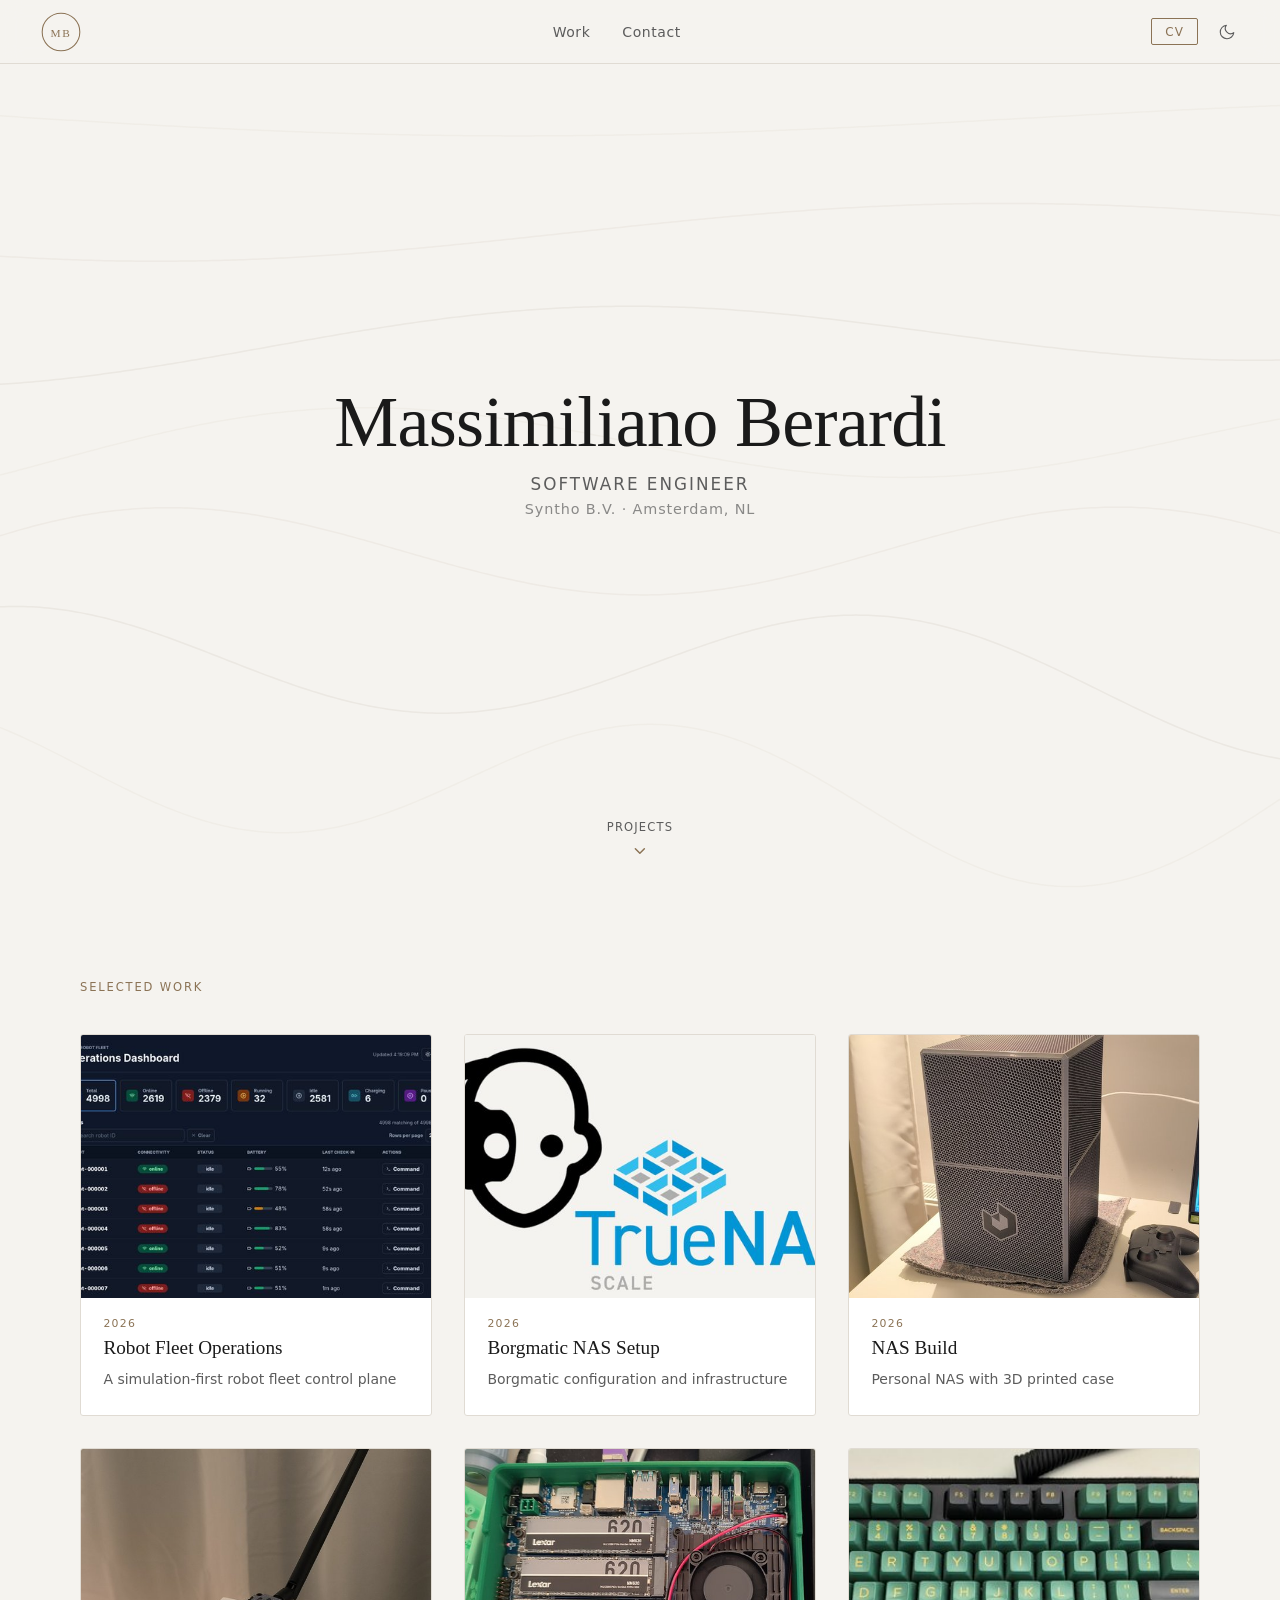
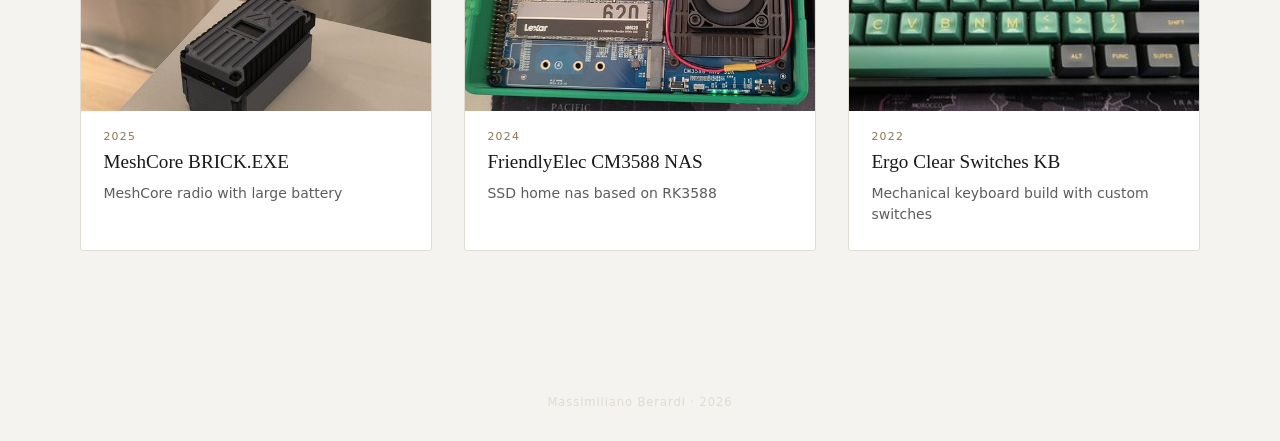
<file: index.html>
<!DOCTYPE html>
<html lang="en">
<head>
  <meta charset="UTF-8">
  <meta name="viewport" content="width=device-width, initial-scale=1.0">
  <title>Massimiliano Berardi</title>
  <link rel="icon" type="image/svg+xml" href="assets/logo.svg">
  <link rel="stylesheet" href="assets/style.css?v=4da5b657b2">
  <script>
    (function(){
      var t=localStorage.getItem('theme');
      var d=window.matchMedia('(prefers-color-scheme: dark)').matches;
      document.documentElement.classList.add(t==='dark'||(!t&&d)?'dark':'light');
    })();
  </script>
</head>
<body>
  <canvas id="ripple-canvas"></canvas>
  <nav>
    <a href="index.html" class="logo" aria-label="Home">
    <svg viewBox="0 0 48 48" fill="none" xmlns="http://www.w3.org/2000/svg" aria-hidden="true">
      <circle cx="24" cy="24" r="21.5" stroke="currentColor" stroke-width="1.2"/>
      <text x="24" y="29.5" text-anchor="middle" font-family="Georgia, serif" font-size="13" fill="currentColor" letter-spacing="2">MB</text>
    </svg>
    </a>
    <ul class="nav-links">
      <li><a href="#projects">Work</a></li>
      <li><a href="contact.html">Contact</a></li>
    </ul>
    <div class="nav-right">
      <a href="assets/CV.pdf" download class="cv-btn">CV</a>
      <button id="theme-toggle" class="theme-btn" aria-label="Toggle dark mode">
      <svg class="icon-moon" viewBox="0 0 24 24" fill="none" stroke-width="1.5" stroke-linecap="round" stroke-linejoin="round">
        <path d="M21 12.79A9 9 0 1 1 11.21 3 7 7 0 0 0 21 12.79z"/>
      </svg>
      <svg class="icon-sun" viewBox="0 0 24 24" fill="none" stroke-width="1.5" stroke-linecap="round" stroke-linejoin="round">
        <circle cx="12" cy="12" r="5"/><line x1="12" y1="1" x2="12" y2="3"/>
        <line x1="12" y1="21" x2="12" y2="23"/><line x1="4.22" y1="4.22" x2="5.64" y2="5.64"/>
        <line x1="18.36" y1="18.36" x2="19.78" y2="19.78"/><line x1="1" y1="12" x2="3" y2="12"/>
        <line x1="21" y1="12" x2="23" y2="12"/><line x1="4.22" y1="19.78" x2="5.64" y2="18.36"/>
        <line x1="18.36" y1="5.64" x2="19.78" y2="4.22"/>
      </svg>
    </button>
    </div>
  </nav>

  <section class="hero">
    <h1>Massimiliano Berardi</h1>
    <p class="role">Software Engineer</p>
    <p class="location">Syntho B.V. &middot; Amsterdam, NL</p>
    <a href="#projects" class="scroll-hint">
      <span>Projects</span>
      <svg viewBox="0 0 24 24" fill="none" stroke-width="2" stroke-linecap="round" stroke-linejoin="round">
        <polyline points="6 9 12 15 18 9"/>
      </svg>
    </a>
  </section>

  <section id="projects" class="projects-section">
    <p class="section-label">Selected work</p>
    <div class="projects-grid">
    <a href="project-robot-fleet-operations.html" class="project-card">
      <div class="thumb-wrap">
        <img src="assets/thumbs/robot_fleet/header.jpg" alt="Robot Fleet Operations" loading="lazy">
      </div>
      <div class="card-body">
        <div class="year-chip">2026</div>
        <div class="card-title">Robot Fleet Operations</div>
        <div class="card-subtitle">A simulation-first robot fleet control plane</div>
      </div>
    </a>
    <a href="project-cold-storage-borgmatic-setup.html" class="project-card">
      <div class="thumb-wrap">
        <img src="assets/thumbs/borgmatic_setup/header.jpg" alt="Borgmatic NAS Setup" loading="lazy">
      </div>
      <div class="card-body">
        <div class="year-chip">2026</div>
        <div class="card-title">Borgmatic NAS Setup</div>
        <div class="card-subtitle">Borgmatic configuration and infrastructure</div>
      </div>
    </a>
    <a href="project-nas.html" class="project-card">
      <div class="thumb-wrap">
        <img src="assets/thumbs/nas/header.jpg" alt="NAS Build" loading="lazy">
      </div>
      <div class="card-body">
        <div class="year-chip">2026</div>
        <div class="card-title">NAS Build</div>
        <div class="card-subtitle">Personal NAS with 3D printed case</div>
      </div>
    </a>
    <a href="project-meshcore-brick-exe.html" class="project-card">
      <div class="thumb-wrap">
        <img src="assets/thumbs/mesh_radio/header.jpg" alt="MeshCore BRICK.EXE" loading="lazy">
      </div>
      <div class="card-body">
        <div class="year-chip">2025</div>
        <div class="card-title">MeshCore BRICK.EXE</div>
        <div class="card-subtitle">MeshCore radio with large battery</div>
      </div>
    </a>
    <a href="project-friendlyelec-cm3588-nas.html" class="project-card">
      <div class="thumb-wrap">
        <img src="assets/thumbs/home_nas/header.jpg" alt="FriendlyElec CM3588 NAS" loading="lazy">
      </div>
      <div class="card-body">
        <div class="year-chip">2024</div>
        <div class="card-title">FriendlyElec CM3588 NAS</div>
        <div class="card-subtitle">SSD home nas based on RK3588</div>
      </div>
    </a>
    <a href="project-ergo-clear-keyboard.html" class="project-card">
      <div class="thumb-wrap">
        <img src="assets/thumbs/ergo_clear_keyboard/header.jpg" alt="Ergo Clear Switches KB" loading="lazy">
      </div>
      <div class="card-body">
        <div class="year-chip">2022</div>
        <div class="card-title">Ergo Clear Switches KB</div>
        <div class="card-subtitle">Mechanical keyboard build with custom switches</div>
      </div>
    </a>
    </div>
  </section>

  <footer>Massimiliano Berardi &middot; 2026</footer>
  <script src="assets/animation.js?v=f67c58d99d"></script>
</body>
</html>
</file>
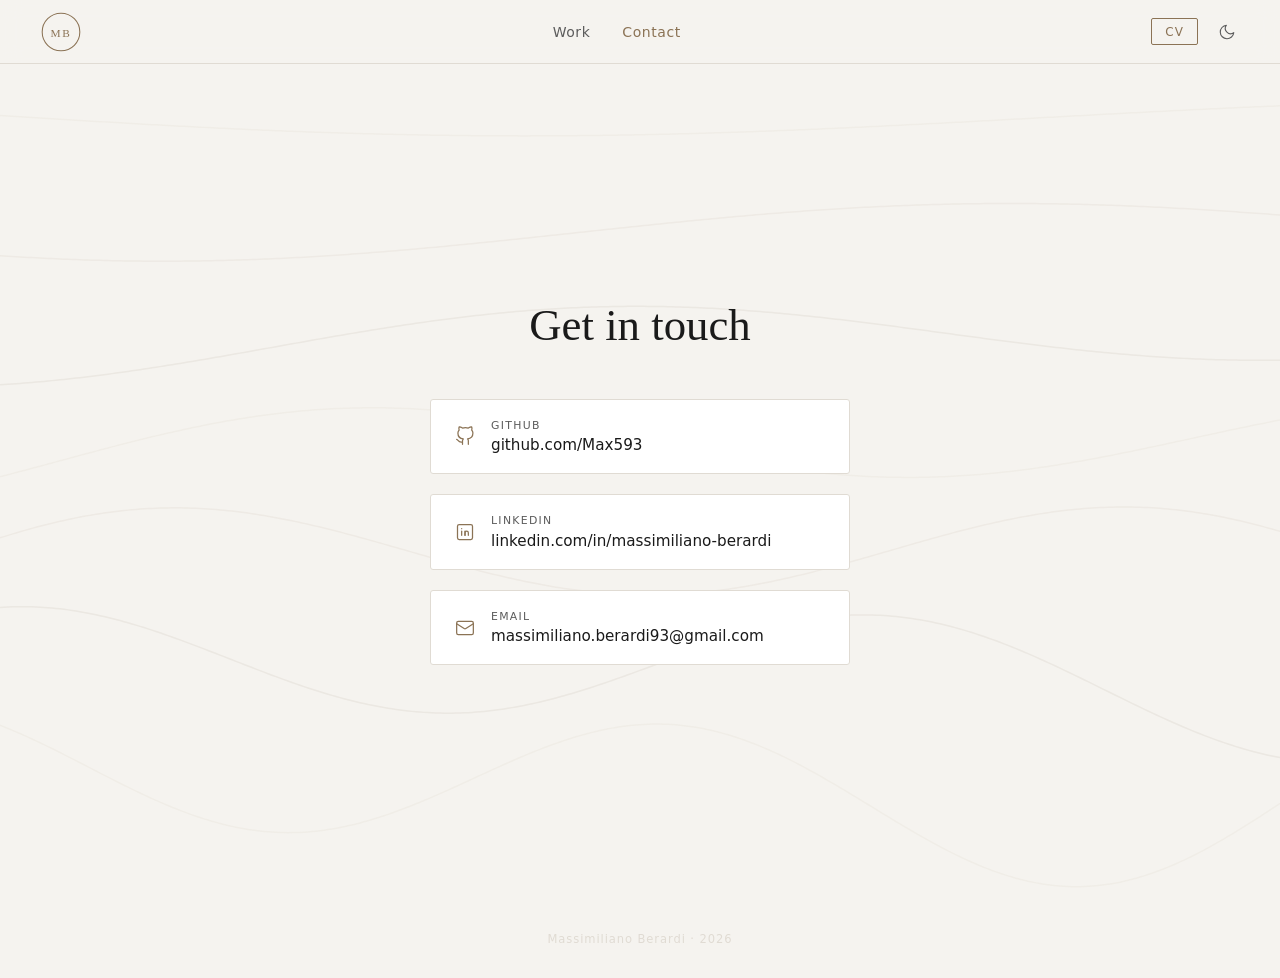
<file: contact.html>
<!DOCTYPE html>
<html lang="en">
<head>
  <meta charset="UTF-8">
  <meta name="viewport" content="width=device-width, initial-scale=1.0">
  <title>Contact — Massimiliano Berardi</title>
  <link rel="icon" type="image/svg+xml" href="assets/logo.svg">
  <link rel="stylesheet" href="assets/style.css">
  <script>
    (function(){
      var t=localStorage.getItem('theme');
      var d=window.matchMedia('(prefers-color-scheme: dark)').matches;
      document.documentElement.classList.add(t==='dark'||(!t&&d)?'dark':'light');
    })();
  </script>
</head>
<body>
  <canvas id="ripple-canvas"></canvas>

  <nav>
    <a href="index.html" class="logo" aria-label="Home">
    <svg viewBox="0 0 48 48" fill="none" xmlns="http://www.w3.org/2000/svg" aria-hidden="true">
      <circle cx="24" cy="24" r="21.5" stroke="currentColor" stroke-width="1.2"/>
      <text x="24" y="29.5" text-anchor="middle" font-family="Georgia, serif" font-size="13" fill="currentColor" letter-spacing="2">MB</text>
    </svg>
    </a>
    <ul class="nav-links">
      <li><a href="index.html#projects">Work</a></li>
      <li><a href="contact.html" style="color: var(--accent)">Contact</a></li>
    </ul>
    <div class="nav-right">
      <a href="assets/CV.pdf" download class="cv-btn">CV</a>
      <button id="theme-toggle" class="theme-btn" aria-label="Toggle dark mode">
        <svg class="icon-moon" viewBox="0 0 24 24" fill="none" stroke-width="1.5" stroke-linecap="round" stroke-linejoin="round">
          <path d="M21 12.79A9 9 0 1 1 11.21 3 7 7 0 0 0 21 12.79z"/>
        </svg>
        <svg class="icon-sun" viewBox="0 0 24 24" fill="none" stroke-width="1.5" stroke-linecap="round" stroke-linejoin="round">
          <circle cx="12" cy="12" r="5"/><line x1="12" y1="1" x2="12" y2="3"/>
          <line x1="12" y1="21" x2="12" y2="23"/><line x1="4.22" y1="4.22" x2="5.64" y2="5.64"/>
          <line x1="18.36" y1="18.36" x2="19.78" y2="19.78"/><line x1="1" y1="12" x2="3" y2="12"/>
          <line x1="21" y1="12" x2="23" y2="12"/><line x1="4.22" y1="19.78" x2="5.64" y2="18.36"/>
          <line x1="18.36" y1="5.64" x2="19.78" y2="4.22"/>
        </svg>
      </button>
    </div>
  </nav>

  <section class="contact-section">
    <h1>Get in touch</h1>

    <ul class="contact-list">

      <li>
        <svg class="contact-icon" viewBox="0 0 24 24" fill="none" stroke-width="1.5" stroke-linecap="round" stroke-linejoin="round">
          <path d="M9 19c-5 1.5-5-2.5-7-3m14 6v-3.87a3.37 3.37 0 0 0-.94-2.61c3.14-.35 6.44-1.54 6.44-7A5.44 5.44 0 0 0 20 4.77 5.07 5.07 0 0 0 19.91 1S18.73.65 16 2.48a13.38 13.38 0 0 0-7 0C6.27.65 5.09 1 5.09 1A5.07 5.07 0 0 0 5 4.77a5.44 5.44 0 0 0-1.5 3.78c0 5.42 3.3 6.61 6.44 7A3.37 3.37 0 0 0 9 18.13V22"/>
        </svg>
        <div>
          <span class="contact-label">GitHub</span>
          <a href="https://github.com/Max593" target="_blank" rel="noopener">github.com/Max593</a>
        </div>
      </li>

      <li>
        <svg class="contact-icon" viewBox="0 0 24 24" fill="none" stroke-width="1.5" stroke-linecap="round" stroke-linejoin="round">
          <rect x="3" y="3" width="18" height="18" rx="2"/>
          <path d="M8 11v5"/><path d="M8 8h.01"/>
          <path d="M12 16v-3a2 2 0 0 1 4 0v3"/>
          <path d="M12 11v5"/>
        </svg>
        <div>
          <span class="contact-label">LinkedIn</span>
          <a href="https://www.linkedin.com/in/massimiliano-berardi/" target="_blank" rel="noopener">linkedin.com/in/massimiliano-berardi</a>
        </div>
      </li>

      <li>
        <svg class="contact-icon" viewBox="0 0 24 24" fill="none" stroke-width="1.5" stroke-linecap="round" stroke-linejoin="round">
          <rect x="2" y="4" width="20" height="16" rx="2"/>
          <path d="m22 7-8.97 5.7a1.94 1.94 0 0 1-2.06 0L2 7"/>
        </svg>
        <div>
          <span class="contact-label">Email</span>
          <a href="mailto:massimiliano.berardi93@gmail.com">massimiliano.berardi93@gmail.com</a>
        </div>
      </li>

    </ul>
  </section>

  <footer>Massimiliano Berardi &middot; 2026</footer>

  <script src="assets/animation.js"></script>
</body>
</html>
</file>
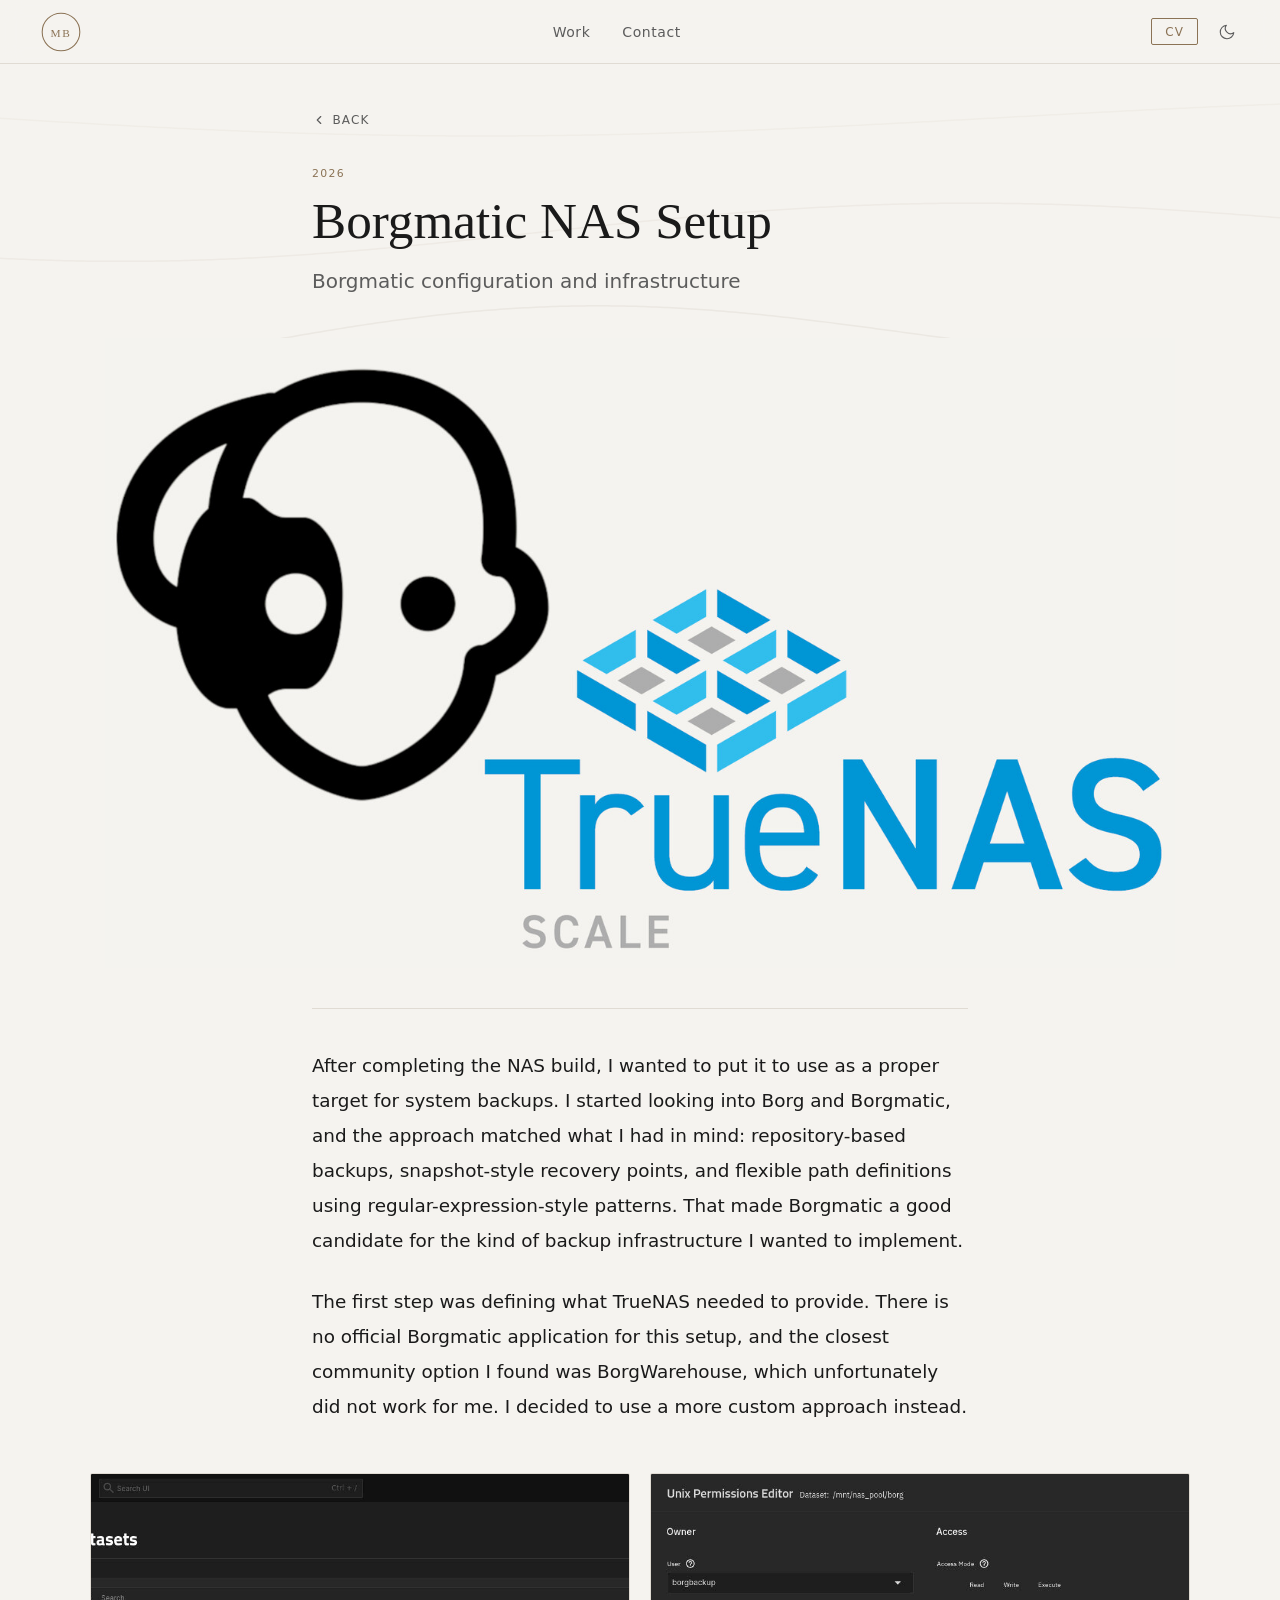
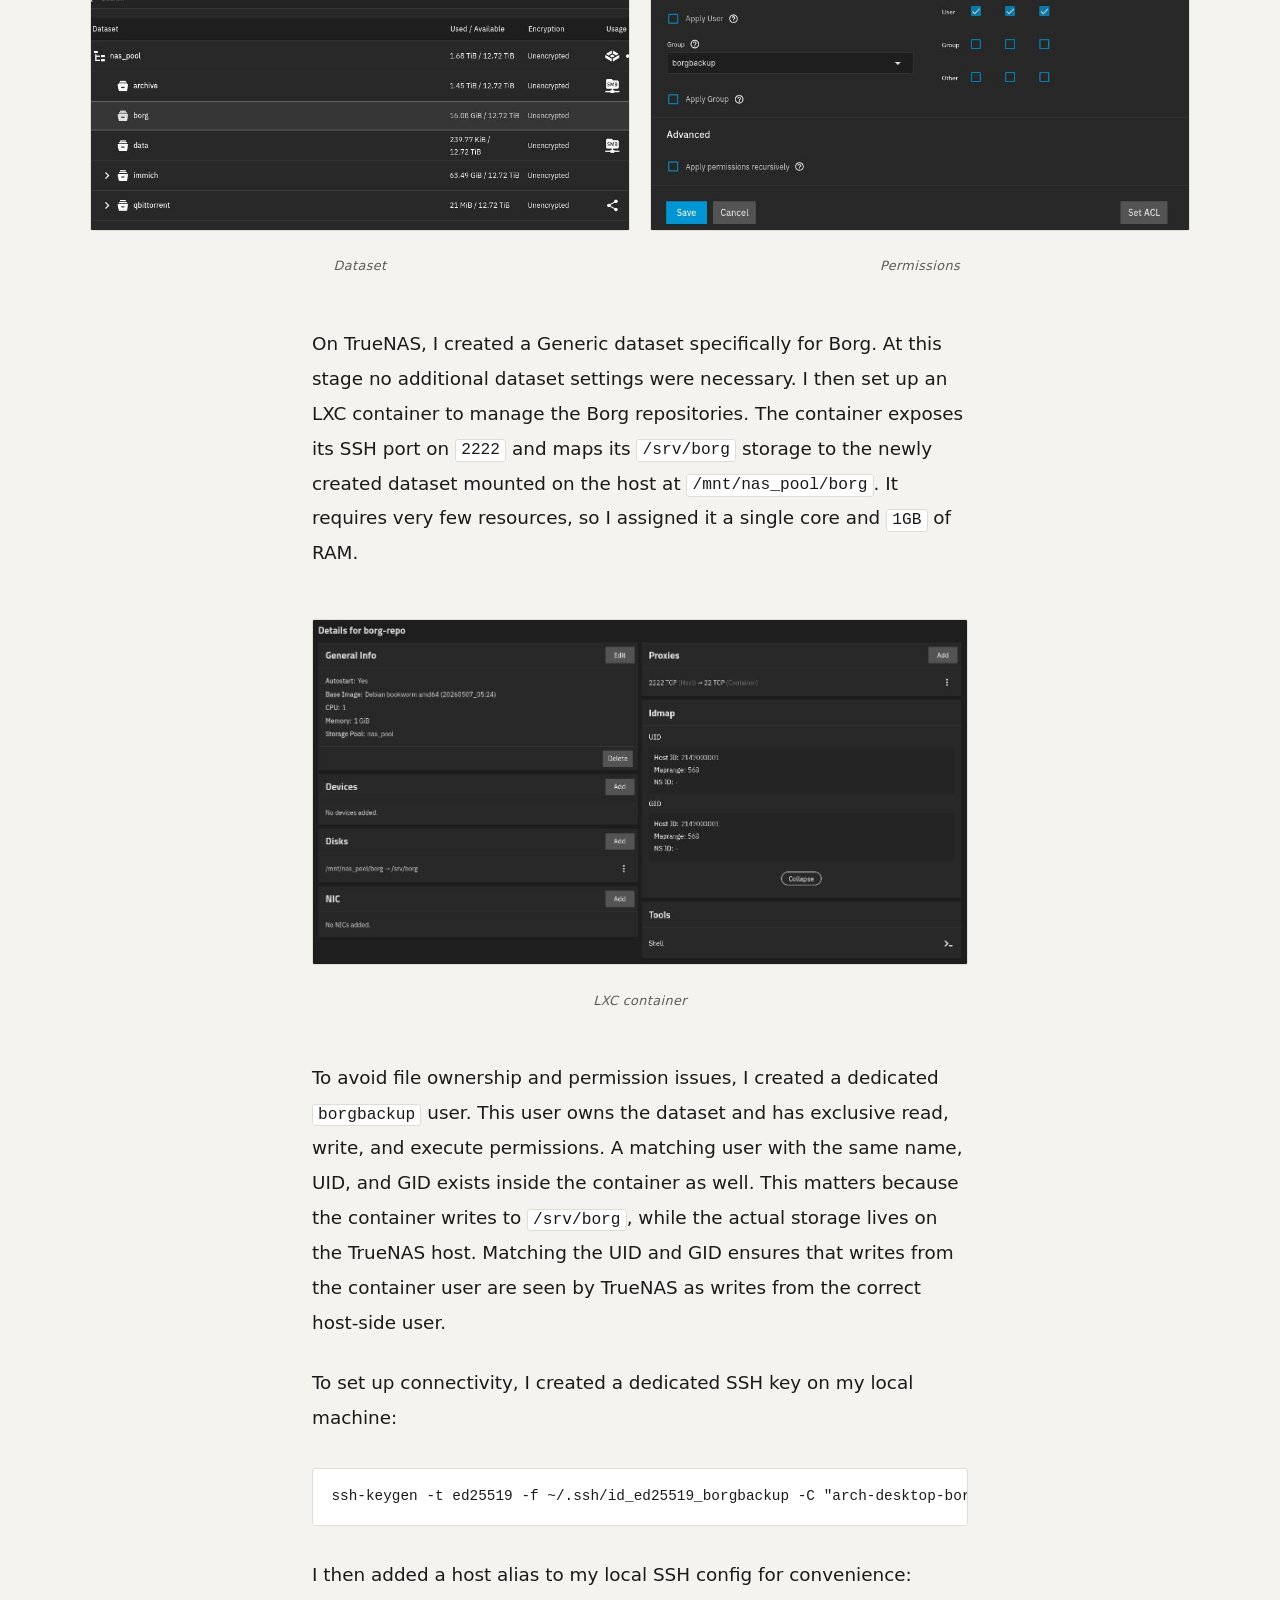
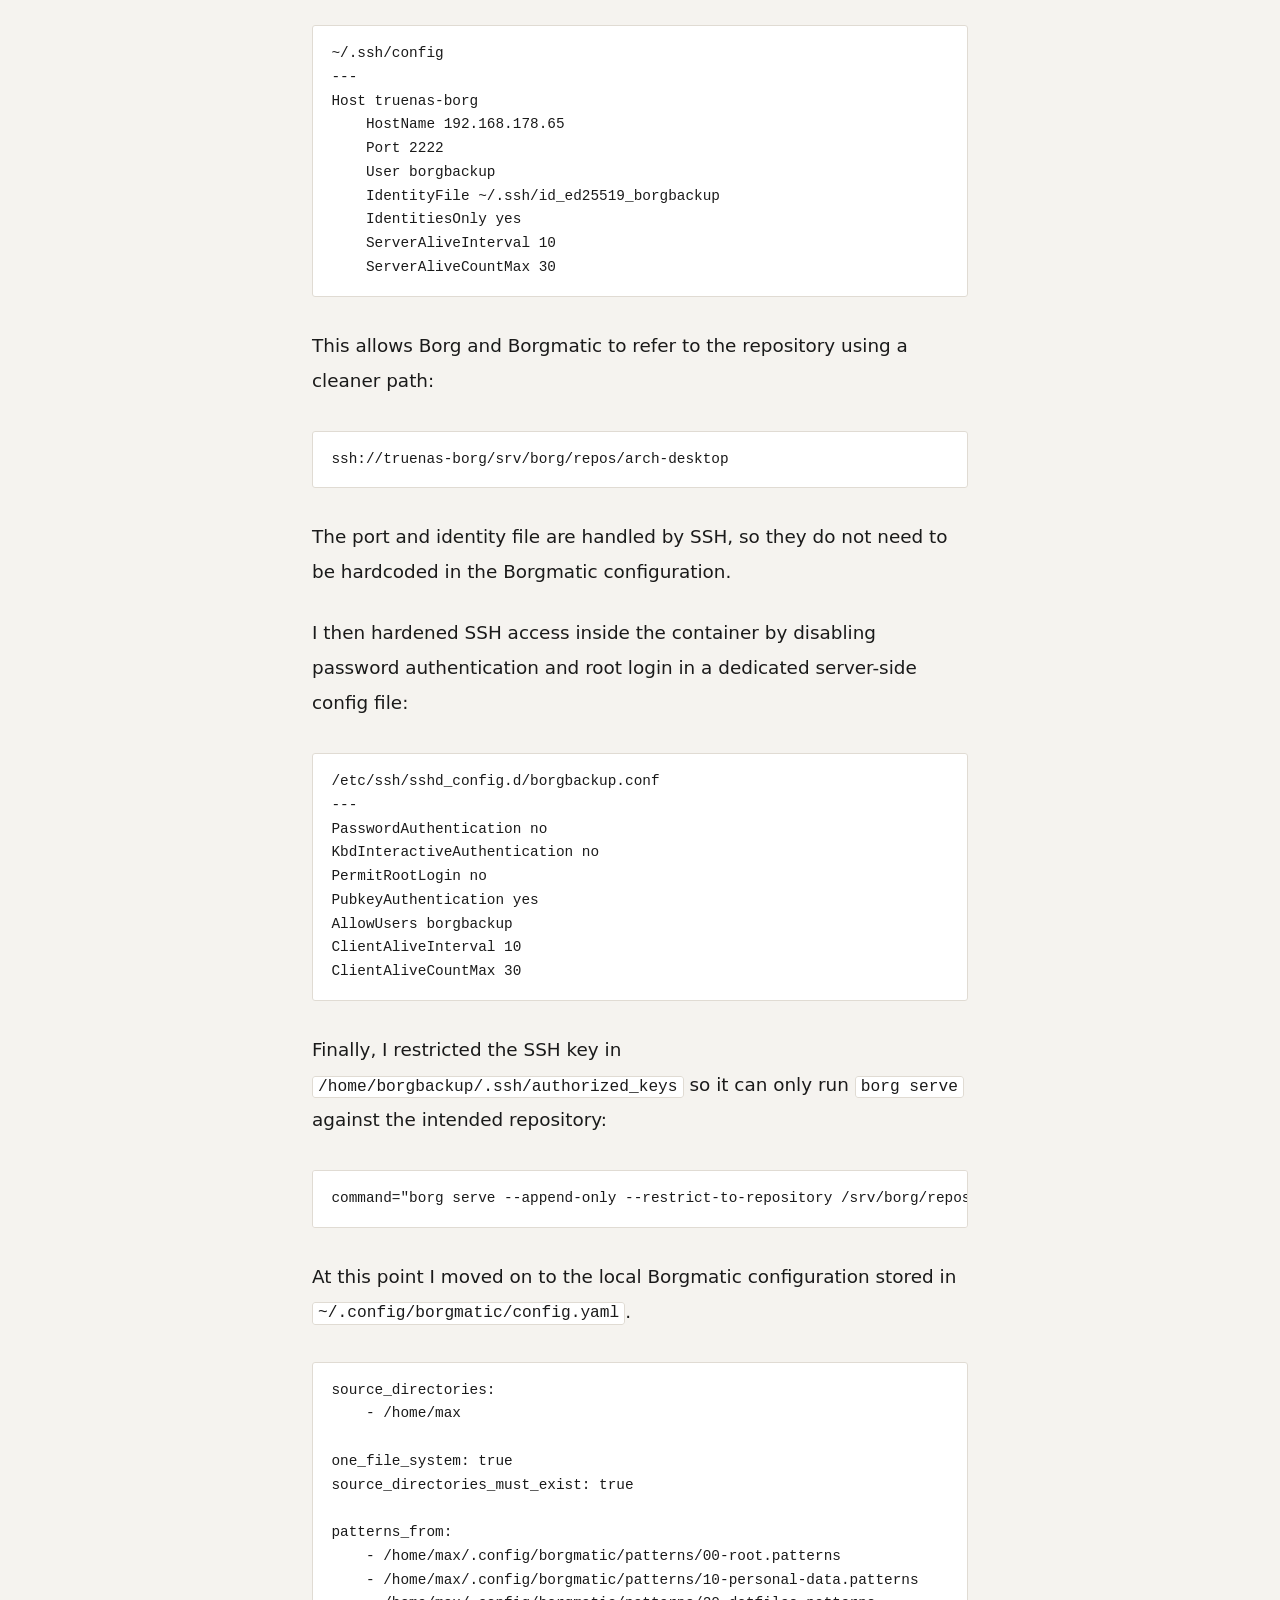
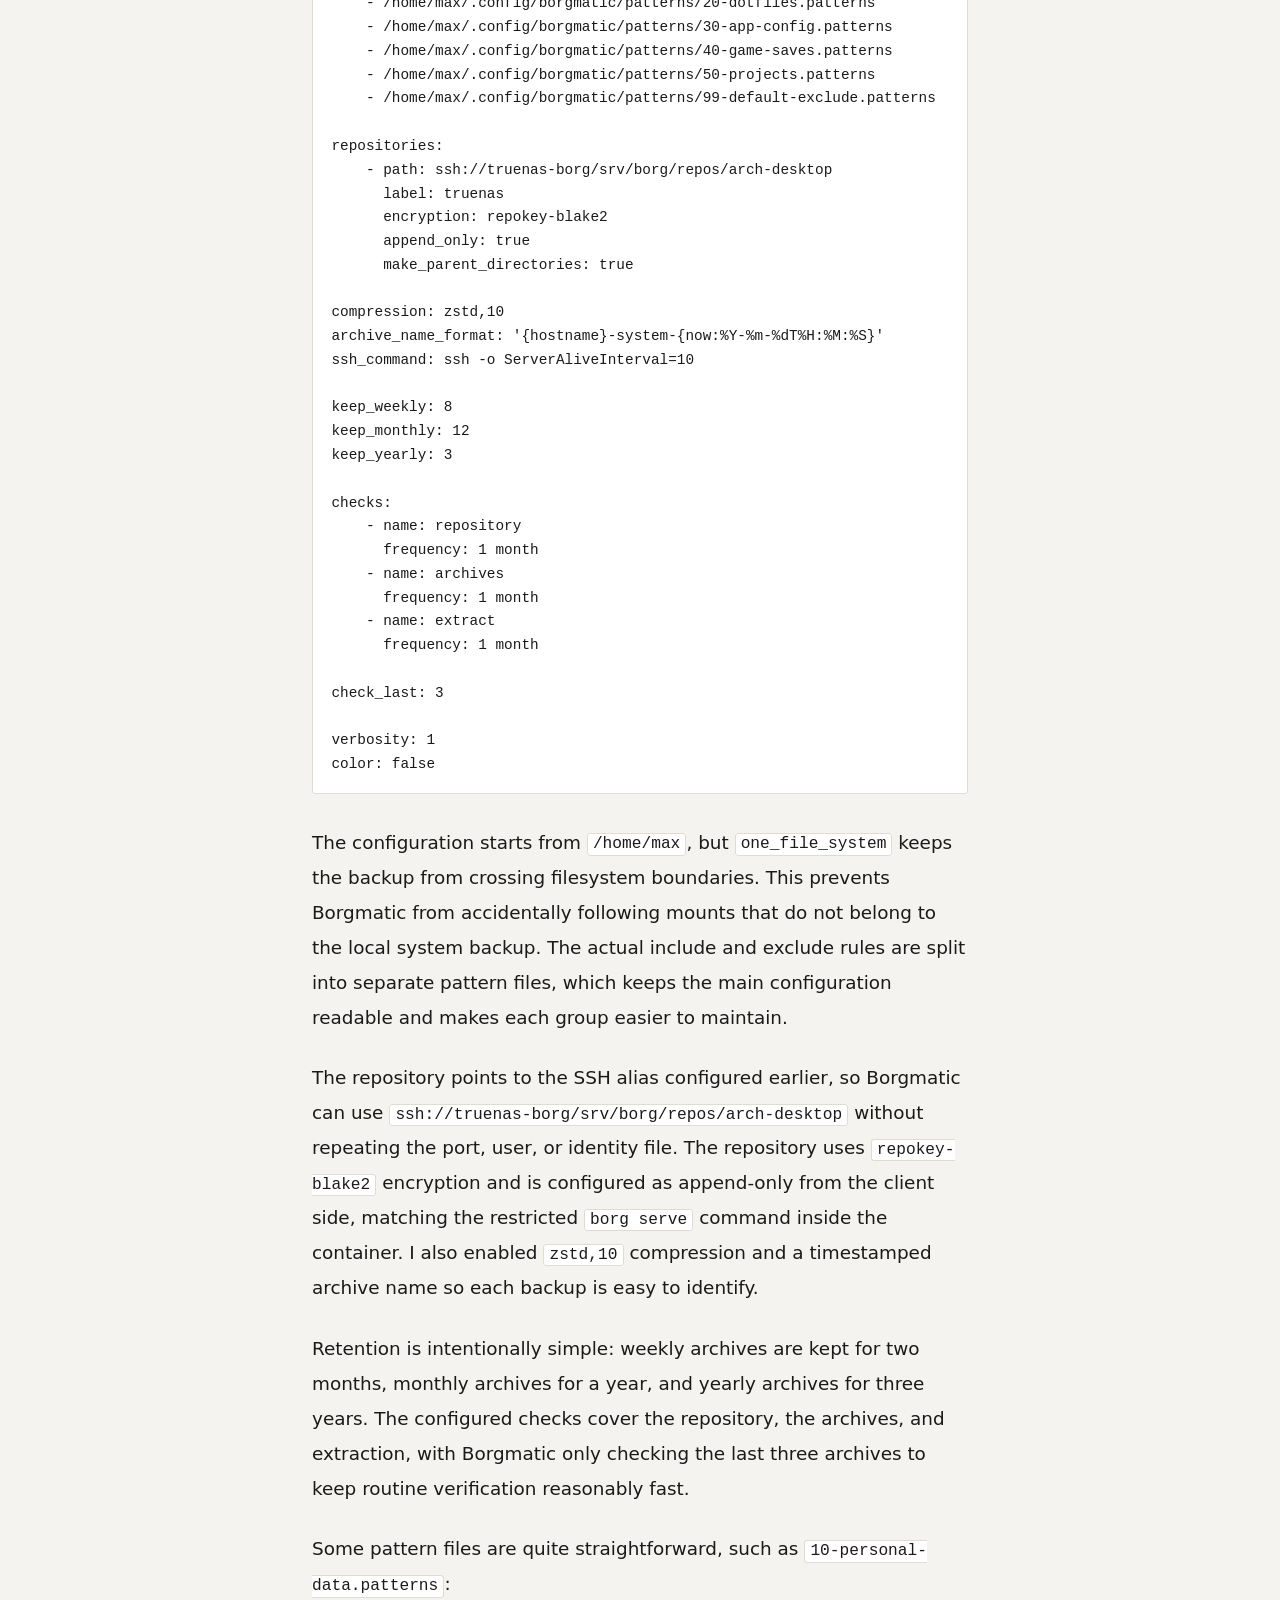
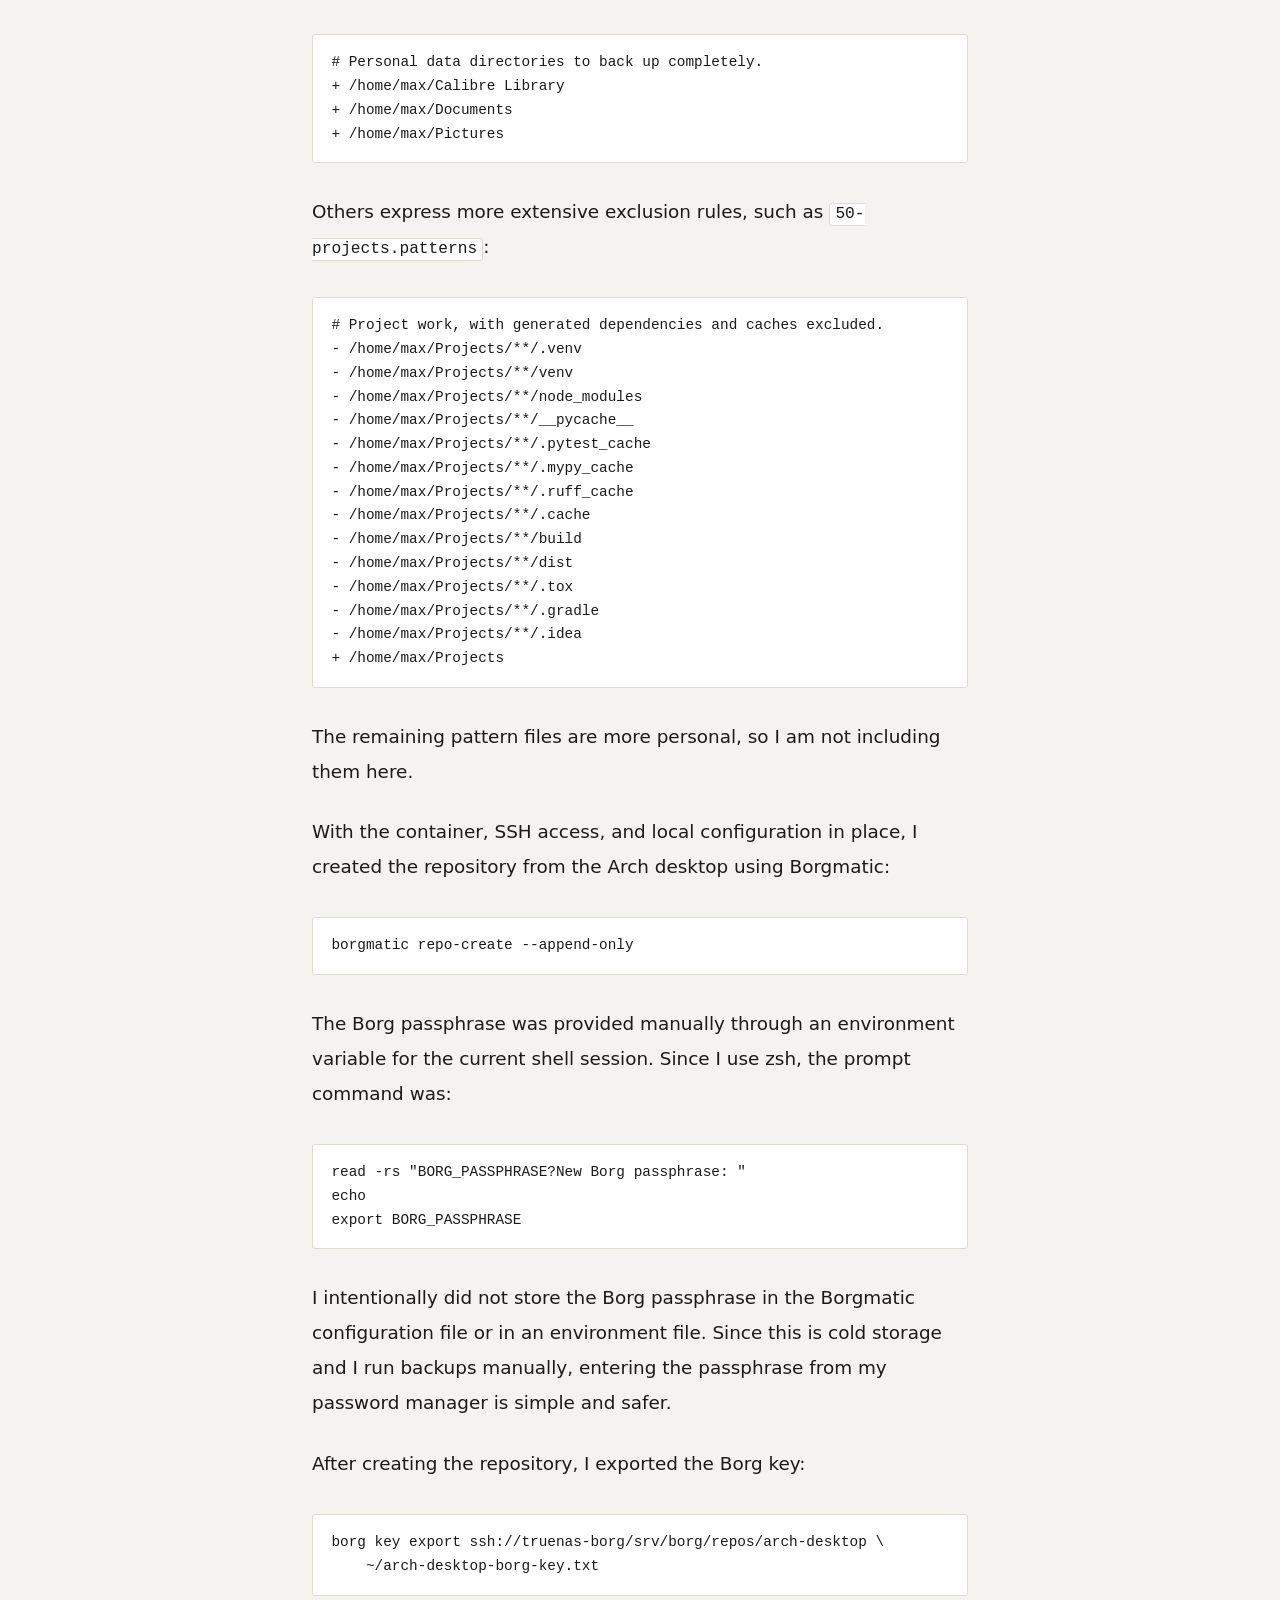
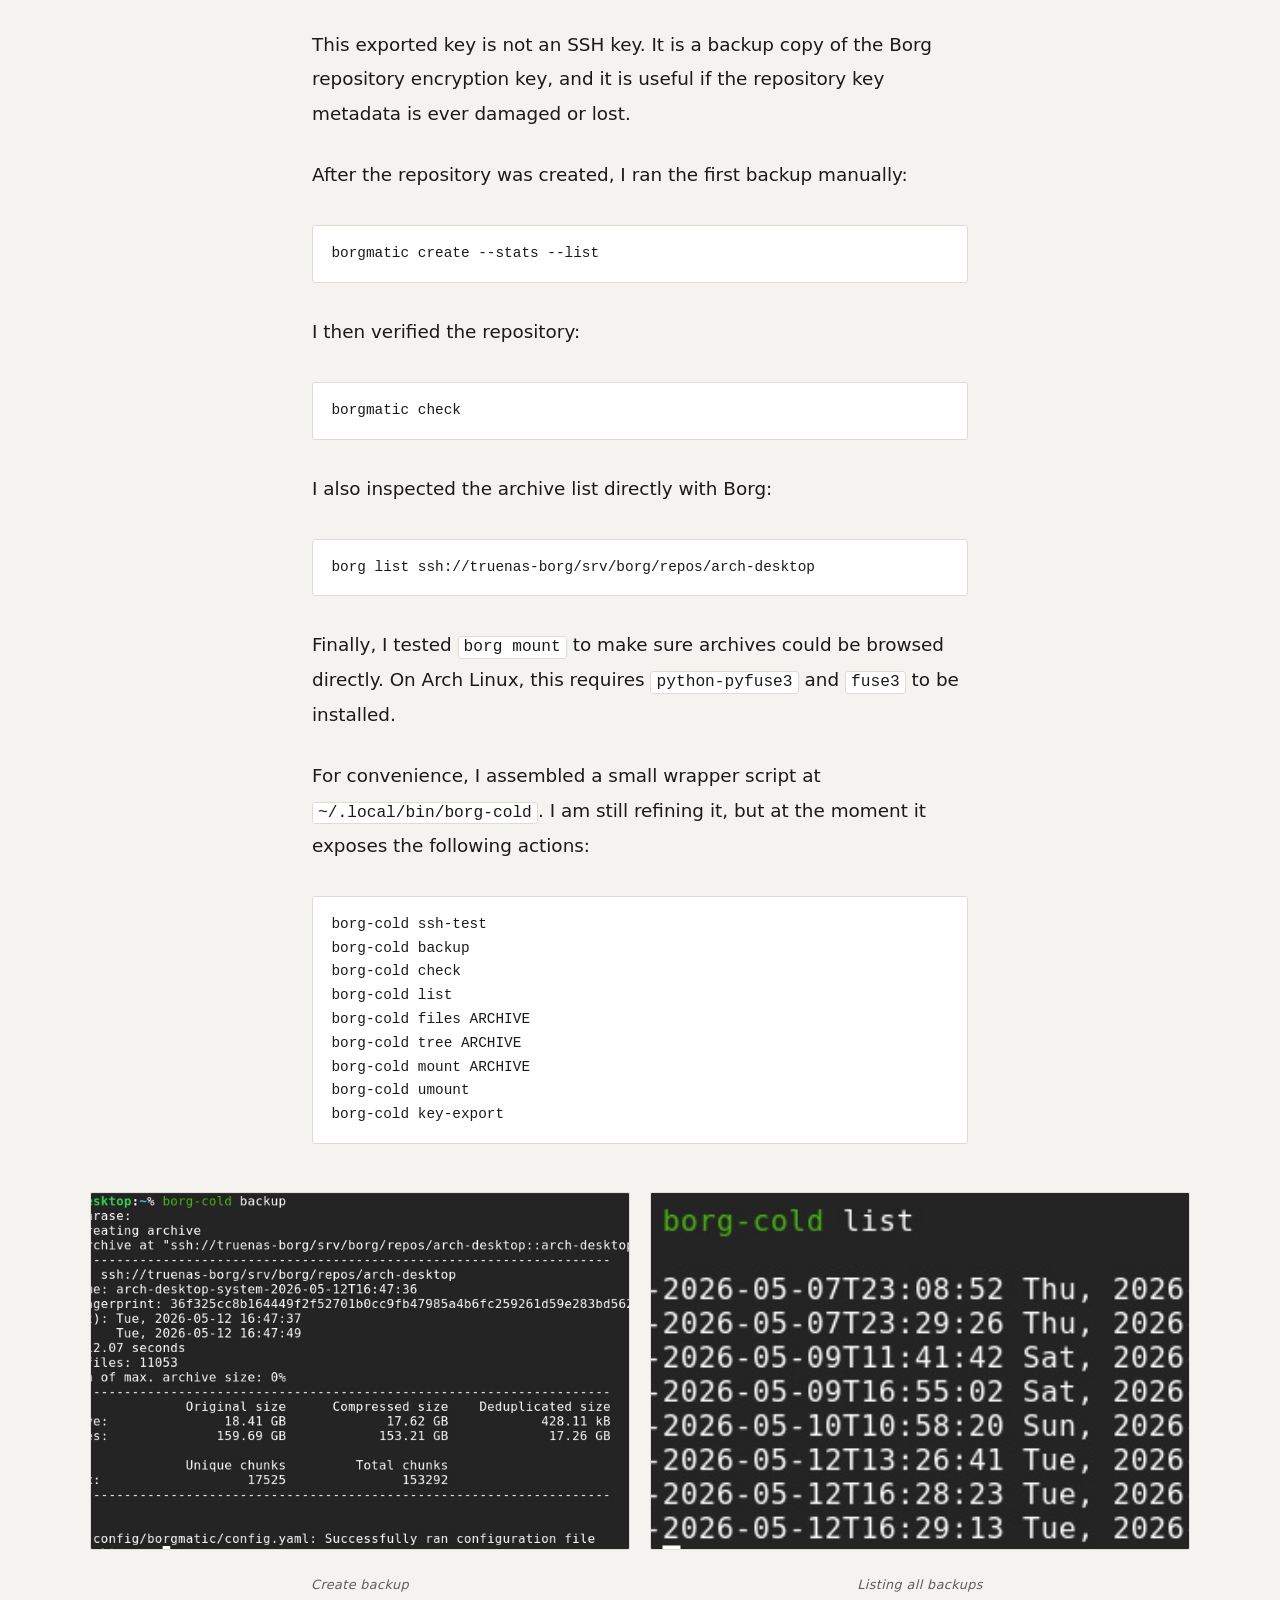
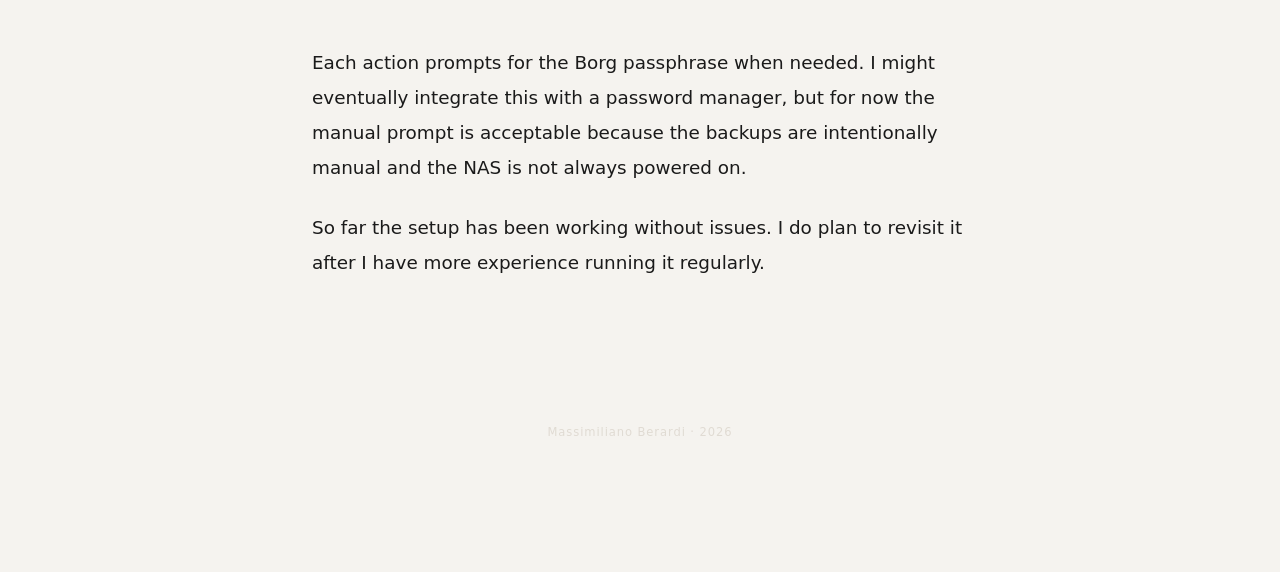
<file: project-cold-storage-borgmatic-setup.html>
<!DOCTYPE html>
<html lang="en">
<head>
  <meta charset="UTF-8">
  <meta name="viewport" content="width=device-width, initial-scale=1.0">
  <title>Borgmatic NAS Setup — Massimiliano Berardi</title>
  <link rel="icon" type="image/svg+xml" href="assets/logo.svg">
  <link rel="stylesheet" href="assets/style.css?v=4da5b657b2">
  <script>
    (function(){
      var t=localStorage.getItem('theme');
      var d=window.matchMedia('(prefers-color-scheme: dark)').matches;
      document.documentElement.classList.add(t==='dark'||(!t&&d)?'dark':'light');
    })();
  </script>
</head>
<body>
  <canvas id="ripple-canvas"></canvas>
  <nav>
    <a href="index.html" class="logo" aria-label="Home">
    <svg viewBox="0 0 48 48" fill="none" xmlns="http://www.w3.org/2000/svg" aria-hidden="true">
      <circle cx="24" cy="24" r="21.5" stroke="currentColor" stroke-width="1.2"/>
      <text x="24" y="29.5" text-anchor="middle" font-family="Georgia, serif" font-size="13" fill="currentColor" letter-spacing="2">MB</text>
    </svg>
    </a>
    <ul class="nav-links">
      <li><a href="index.html#projects">Work</a></li>
      <li><a href="contact.html">Contact</a></li>
    </ul>
    <div class="nav-right">
      <a href="assets/CV.pdf" download class="cv-btn">CV</a>
      <button id="theme-toggle" class="theme-btn" aria-label="Toggle dark mode">
      <svg class="icon-moon" viewBox="0 0 24 24" fill="none" stroke-width="1.5" stroke-linecap="round" stroke-linejoin="round">
        <path d="M21 12.79A9 9 0 1 1 11.21 3 7 7 0 0 0 21 12.79z"/>
      </svg>
      <svg class="icon-sun" viewBox="0 0 24 24" fill="none" stroke-width="1.5" stroke-linecap="round" stroke-linejoin="round">
        <circle cx="12" cy="12" r="5"/><line x1="12" y1="1" x2="12" y2="3"/>
        <line x1="12" y1="21" x2="12" y2="23"/><line x1="4.22" y1="4.22" x2="5.64" y2="5.64"/>
        <line x1="18.36" y1="18.36" x2="19.78" y2="19.78"/><line x1="1" y1="12" x2="3" y2="12"/>
        <line x1="21" y1="12" x2="23" y2="12"/><line x1="4.22" y1="19.78" x2="5.64" y2="18.36"/>
        <line x1="18.36" y1="5.64" x2="19.78" y2="4.22"/>
      </svg>
    </button>
    </div>
  </nav>

  <div class="project-intro">
    <a href="index.html" class="back-link">
      <svg width="14" height="14" viewBox="0 0 24 24" fill="none" stroke="currentColor" stroke-width="2" stroke-linecap="round" stroke-linejoin="round">
        <polyline points="15 18 9 12 15 6"/>
      </svg>
      Back
    </a>
    <div class="project-header">
      <div class="year-chip">2026</div>
      <h1>Borgmatic NAS Setup</h1>
      <p class="subtitle">Borgmatic configuration and infrastructure</p>
    </div>
  </div>

  <div class="project-hero">
    <img src="assets/pictures/borgmatic_setup/header.jpg" alt="Borgmatic NAS Setup">
  </div>

  <div class="project-body">
    <hr class="project-divider">
    <div class="description">
      <p>After completing the NAS build, I wanted to put it to use as a proper target for system backups.
I started looking into Borg and Borgmatic, and the approach matched what I had in mind: repository-based backups, snapshot-style recovery points, and flexible path definitions using regular-expression-style patterns.
That made Borgmatic a good candidate for the kind of backup infrastructure I wanted to implement.</p>
<p>The first step was defining what TrueNAS needed to provide.
There is no official Borgmatic application for this setup, and the closest community option I found was BorgWarehouse, which unfortunately did not work for me.
I decided to use a more custom approach instead.</p>
<div class="image-row">
  <figure class="ref-image row-item">
    <img src="assets/pictures/borgmatic_setup/01.jpg" alt="Dataset">
      <figcaption>Dataset</figcaption>
  </figure>
  <figure class="ref-image row-item">
    <img src="assets/pictures/borgmatic_setup/02.jpg" alt="Permissions">
      <figcaption>Permissions</figcaption>
  </figure>
</div>
<p>On TrueNAS, I created a Generic dataset specifically for Borg.
At this stage no additional dataset settings were necessary.
I then set up an LXC container to manage the Borg repositories.
The container exposes its SSH port on <code>2222</code> and maps its <code>/srv/borg</code> storage to the newly created dataset mounted on the host at <code>/mnt/nas_pool/borg</code>.
It requires very few resources, so I assigned it a single core and <code>1GB</code> of RAM.</p>
<figure class="ref-image">
  <img src="assets/pictures/borgmatic_setup/03.jpg" alt="LXC container">
  <figcaption>LXC container</figcaption>
</figure>
<p>To avoid file ownership and permission issues, I created a dedicated <code>borgbackup</code> user.
This user owns the dataset and has exclusive read, write, and execute permissions.
A matching user with the same name, UID, and GID exists inside the container as well.
This matters because the container writes to <code>/srv/borg</code>, while the actual storage lives on the TrueNAS host.
Matching the UID and GID ensures that writes from the container user are seen by TrueNAS as writes from the correct host-side user.</p>
<p>To set up connectivity, I created a dedicated SSH key on my local machine:</p>
<pre class="code-block"><code class="language-bash">ssh-keygen -t ed25519 -f ~/.ssh/id_ed25519_borgbackup -C &quot;arch-desktop-borgbackup&quot;</code></pre>
<p>I then added a host alias to my local SSH config for convenience:</p>
<pre class="code-block"><code class="language-ssh-config">~/.ssh/config
---
Host truenas-borg
    HostName 192.168.178.65
    Port 2222
    User borgbackup
    IdentityFile ~/.ssh/id_ed25519_borgbackup
    IdentitiesOnly yes
    ServerAliveInterval 10
    ServerAliveCountMax 30</code></pre>
<p>This allows Borg and Borgmatic to refer to the repository using a cleaner path:</p>
<pre class="code-block"><code class="language-text">ssh://truenas-borg/srv/borg/repos/arch-desktop</code></pre>
<p>The port and identity file are handled by SSH, so they do not need to be hardcoded in the Borgmatic configuration.</p>
<p>I then hardened SSH access inside the container by disabling password authentication and root login in a dedicated server-side config file:</p>
<pre class="code-block"><code class="language-ssh-config">/etc/ssh/sshd_config.d/borgbackup.conf
---
PasswordAuthentication no
KbdInteractiveAuthentication no
PermitRootLogin no
PubkeyAuthentication yes
AllowUsers borgbackup
ClientAliveInterval 10
ClientAliveCountMax 30</code></pre>
<p>Finally, I restricted the SSH key in <code>/home/borgbackup/.ssh/authorized_keys</code> so it can only run <code>borg serve</code> against the intended repository:</p>
<pre class="code-block"><code class="language-text">command=&quot;borg serve --append-only --restrict-to-repository /srv/borg/repos/arch-desktop&quot;,restrict ssh-ed25519 &lt;public key&gt; arch-desktop-borgbackup</code></pre>
<p>At this point I moved on to the local Borgmatic configuration stored in <code>~/.config/borgmatic/config.yaml</code>.</p>
<pre class="code-block"><code class="language-yaml">source_directories:
    - /home/max

one_file_system: true
source_directories_must_exist: true

patterns_from:
    - /home/max/.config/borgmatic/patterns/00-root.patterns
    - /home/max/.config/borgmatic/patterns/10-personal-data.patterns
    - /home/max/.config/borgmatic/patterns/20-dotfiles.patterns
    - /home/max/.config/borgmatic/patterns/30-app-config.patterns
    - /home/max/.config/borgmatic/patterns/40-game-saves.patterns
    - /home/max/.config/borgmatic/patterns/50-projects.patterns
    - /home/max/.config/borgmatic/patterns/99-default-exclude.patterns

repositories:
    - path: ssh://truenas-borg/srv/borg/repos/arch-desktop
      label: truenas
      encryption: repokey-blake2
      append_only: true
      make_parent_directories: true

compression: zstd,10
archive_name_format: &#x27;{hostname}-system-{now:%Y-%m-%dT%H:%M:%S}&#x27;
ssh_command: ssh -o ServerAliveInterval=10

keep_weekly: 8
keep_monthly: 12
keep_yearly: 3

checks:
    - name: repository
      frequency: 1 month
    - name: archives
      frequency: 1 month
    - name: extract
      frequency: 1 month

check_last: 3

verbosity: 1
color: false</code></pre>
<p>The configuration starts from <code>/home/max</code>, but <code>one_file_system</code> keeps the backup from crossing filesystem boundaries.
This prevents Borgmatic from accidentally following mounts that do not belong to the local system backup.
The actual include and exclude rules are split into separate pattern files, which keeps the main configuration readable and makes each group easier to maintain.</p>
<p>The repository points to the SSH alias configured earlier, so Borgmatic can use <code>ssh://truenas-borg/srv/borg/repos/arch-desktop</code> without repeating the port, user, or identity file.
The repository uses <code>repokey-blake2</code> encryption and is configured as append-only from the client side, matching the restricted <code>borg serve</code> command inside the container.
I also enabled <code>zstd,10</code> compression and a timestamped archive name so each backup is easy to identify.</p>
<p>Retention is intentionally simple: weekly archives are kept for two months, monthly archives for a year, and yearly archives for three years.
The configured checks cover the repository, the archives, and extraction, with Borgmatic only checking the last three archives to keep routine verification reasonably fast.</p>
<p>Some pattern files are quite straightforward, such as <code>10-personal-data.patterns</code>:</p>
<pre class="code-block"><code class="language-text"># Personal data directories to back up completely.
+ /home/max/Calibre Library
+ /home/max/Documents
+ /home/max/Pictures</code></pre>
<p>Others express more extensive exclusion rules, such as <code>50-projects.patterns</code>:</p>
<pre class="code-block"><code class="language-text"># Project work, with generated dependencies and caches excluded.
- /home/max/Projects/**/.venv
- /home/max/Projects/**/venv
- /home/max/Projects/**/node_modules
- /home/max/Projects/**/__pycache__
- /home/max/Projects/**/.pytest_cache
- /home/max/Projects/**/.mypy_cache
- /home/max/Projects/**/.ruff_cache
- /home/max/Projects/**/.cache
- /home/max/Projects/**/build
- /home/max/Projects/**/dist
- /home/max/Projects/**/.tox
- /home/max/Projects/**/.gradle
- /home/max/Projects/**/.idea
+ /home/max/Projects</code></pre>
<p>The remaining pattern files are more personal, so I am not including them here.</p>
<p>With the container, SSH access, and local configuration in place, I created the repository from the Arch desktop using Borgmatic:</p>
<pre class="code-block"><code class="language-bash">borgmatic repo-create --append-only</code></pre>
<p>The Borg passphrase was provided manually through an environment variable for the current shell session.
Since I use zsh, the prompt command was:</p>
<pre class="code-block"><code class="language-zsh">read -rs &quot;BORG_PASSPHRASE?New Borg passphrase: &quot;
echo
export BORG_PASSPHRASE</code></pre>
<p>I intentionally did not store the Borg passphrase in the Borgmatic configuration file or in an environment file.
Since this is cold storage and I run backups manually, entering the passphrase from my password manager is simple and safer.</p>
<p>After creating the repository, I exported the Borg key:</p>
<pre class="code-block"><code class="language-bash">borg key export ssh://truenas-borg/srv/borg/repos/arch-desktop \
    ~/arch-desktop-borg-key.txt</code></pre>
<p>This exported key is not an SSH key.
It is a backup copy of the Borg repository encryption key, and it is useful if the repository key metadata is ever damaged or lost.</p>
<p>After the repository was created, I ran the first backup manually:</p>
<pre class="code-block"><code class="language-bash">borgmatic create --stats --list</code></pre>
<p>I then verified the repository:</p>
<pre class="code-block"><code class="language-bash">borgmatic check</code></pre>
<p>I also inspected the archive list directly with Borg:</p>
<pre class="code-block"><code class="language-bash">borg list ssh://truenas-borg/srv/borg/repos/arch-desktop</code></pre>
<p>Finally, I tested <code>borg mount</code> to make sure archives could be browsed directly.
On Arch Linux, this requires <code>python-pyfuse3</code> and <code>fuse3</code> to be installed.</p>
<p>For convenience, I assembled a small wrapper script at <code>~/.local/bin/borg-cold</code>.
I am still refining it, but at the moment it exposes the following actions:</p>
<pre class="code-block"><code class="language-text">borg-cold ssh-test
borg-cold backup
borg-cold check
borg-cold list
borg-cold files ARCHIVE
borg-cold tree ARCHIVE
borg-cold mount ARCHIVE
borg-cold umount
borg-cold key-export</code></pre>
<div class="image-row">
  <figure class="ref-image row-item">
    <img src="assets/pictures/borgmatic_setup/04.jpg" alt="Create backup">
      <figcaption>Create backup</figcaption>
  </figure>
  <figure class="ref-image row-item">
    <img src="assets/pictures/borgmatic_setup/05.jpg" alt="Listing all backups">
      <figcaption>Listing all backups</figcaption>
  </figure>
</div>
<p>Each action prompts for the Borg passphrase when needed.
I might eventually integrate this with a password manager, but for now the manual prompt is acceptable because the backups are intentionally manual and the NAS is not always powered on.</p>
<p>So far the setup has been working without issues.
I do plan to revisit it after I have more experience running it regularly.</p>
    </div>
  </div>

  <footer>Massimiliano Berardi &middot; 2026</footer>
  <script src="assets/animation.js?v=f67c58d99d"></script>
</body>
</html>
</file>
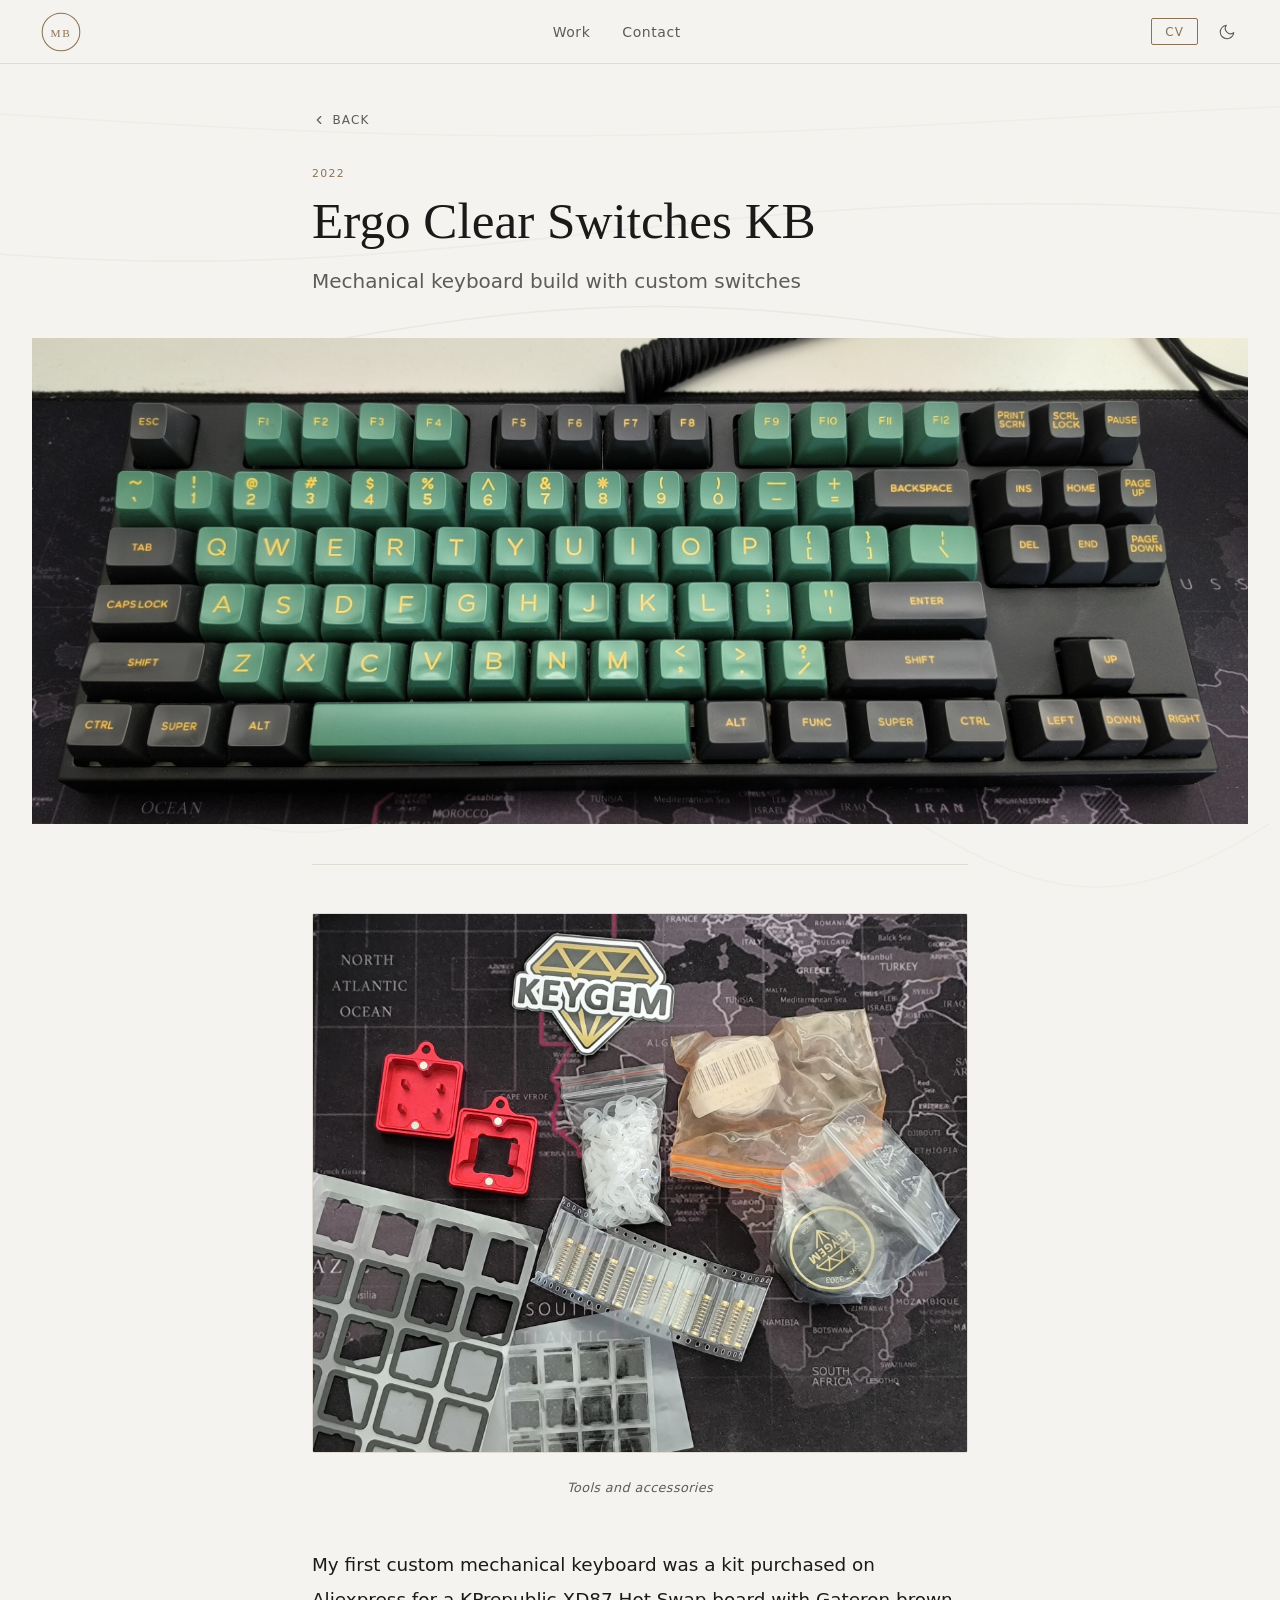
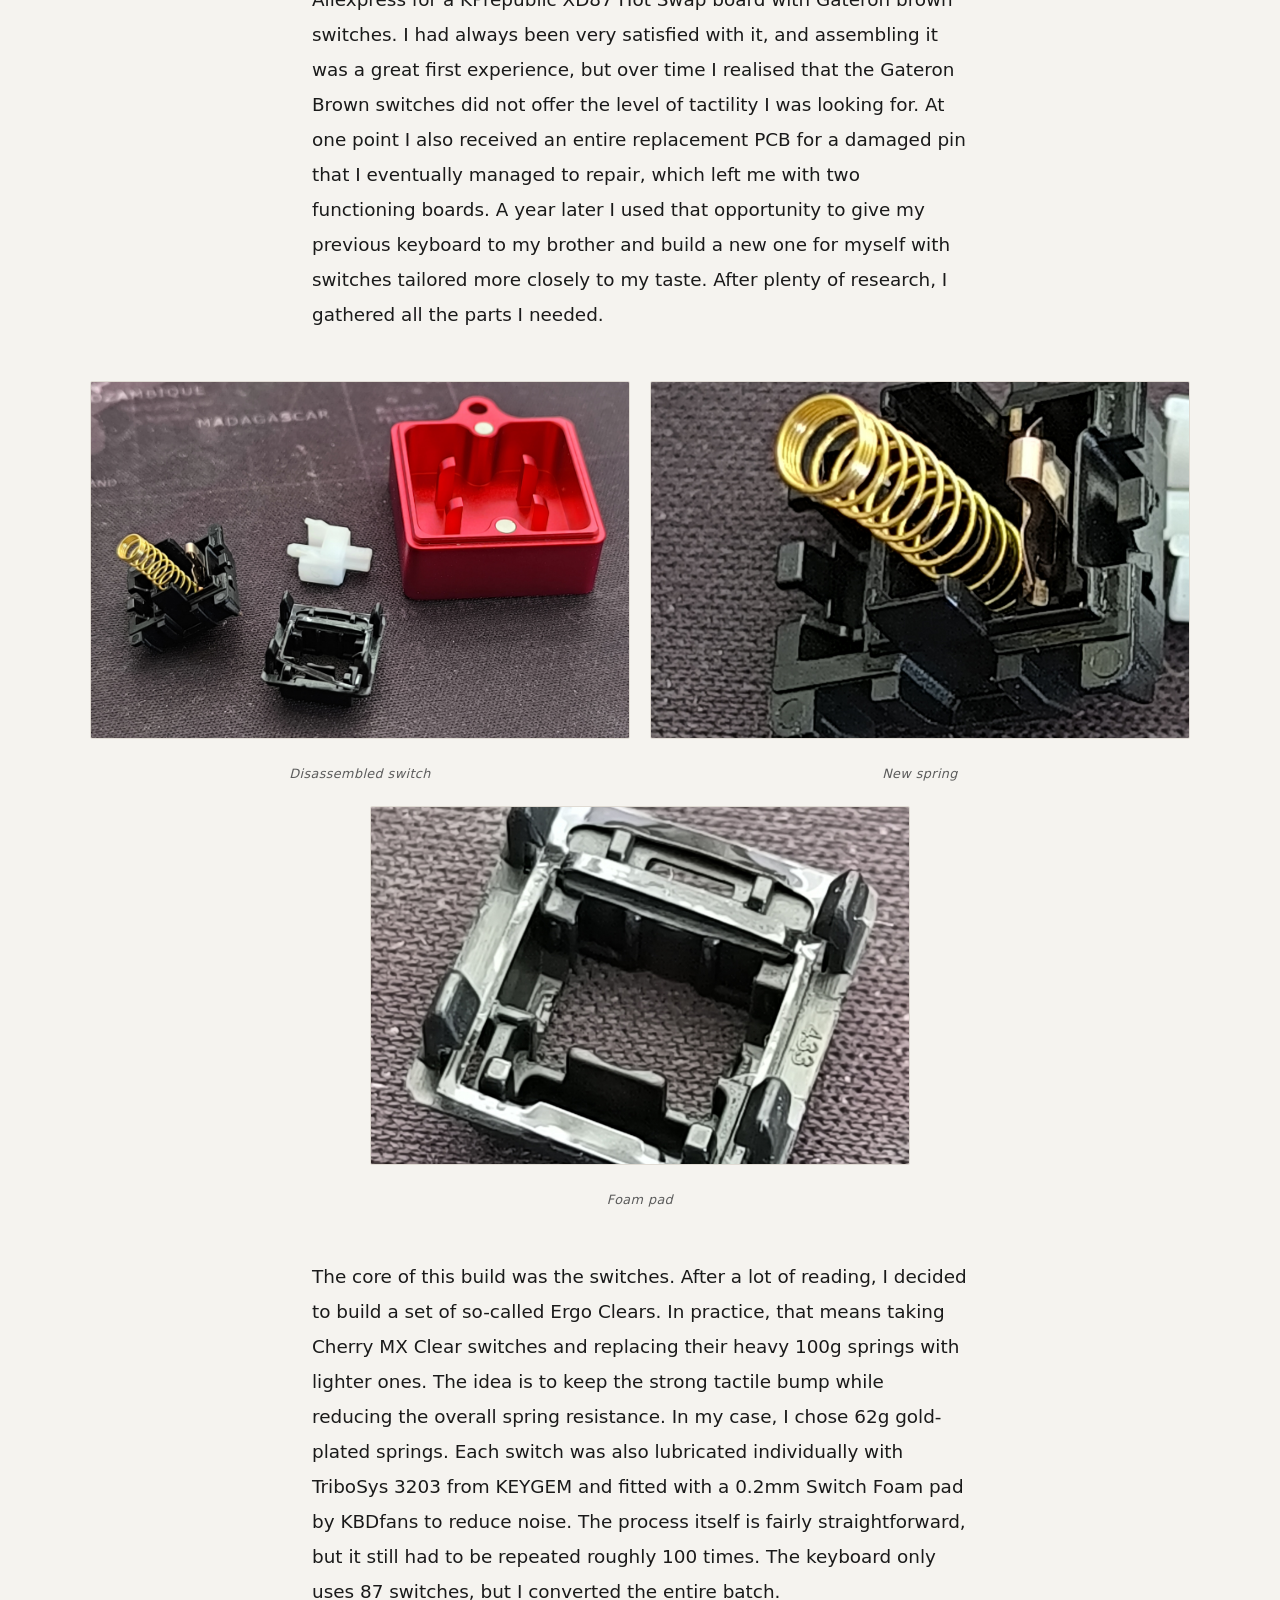
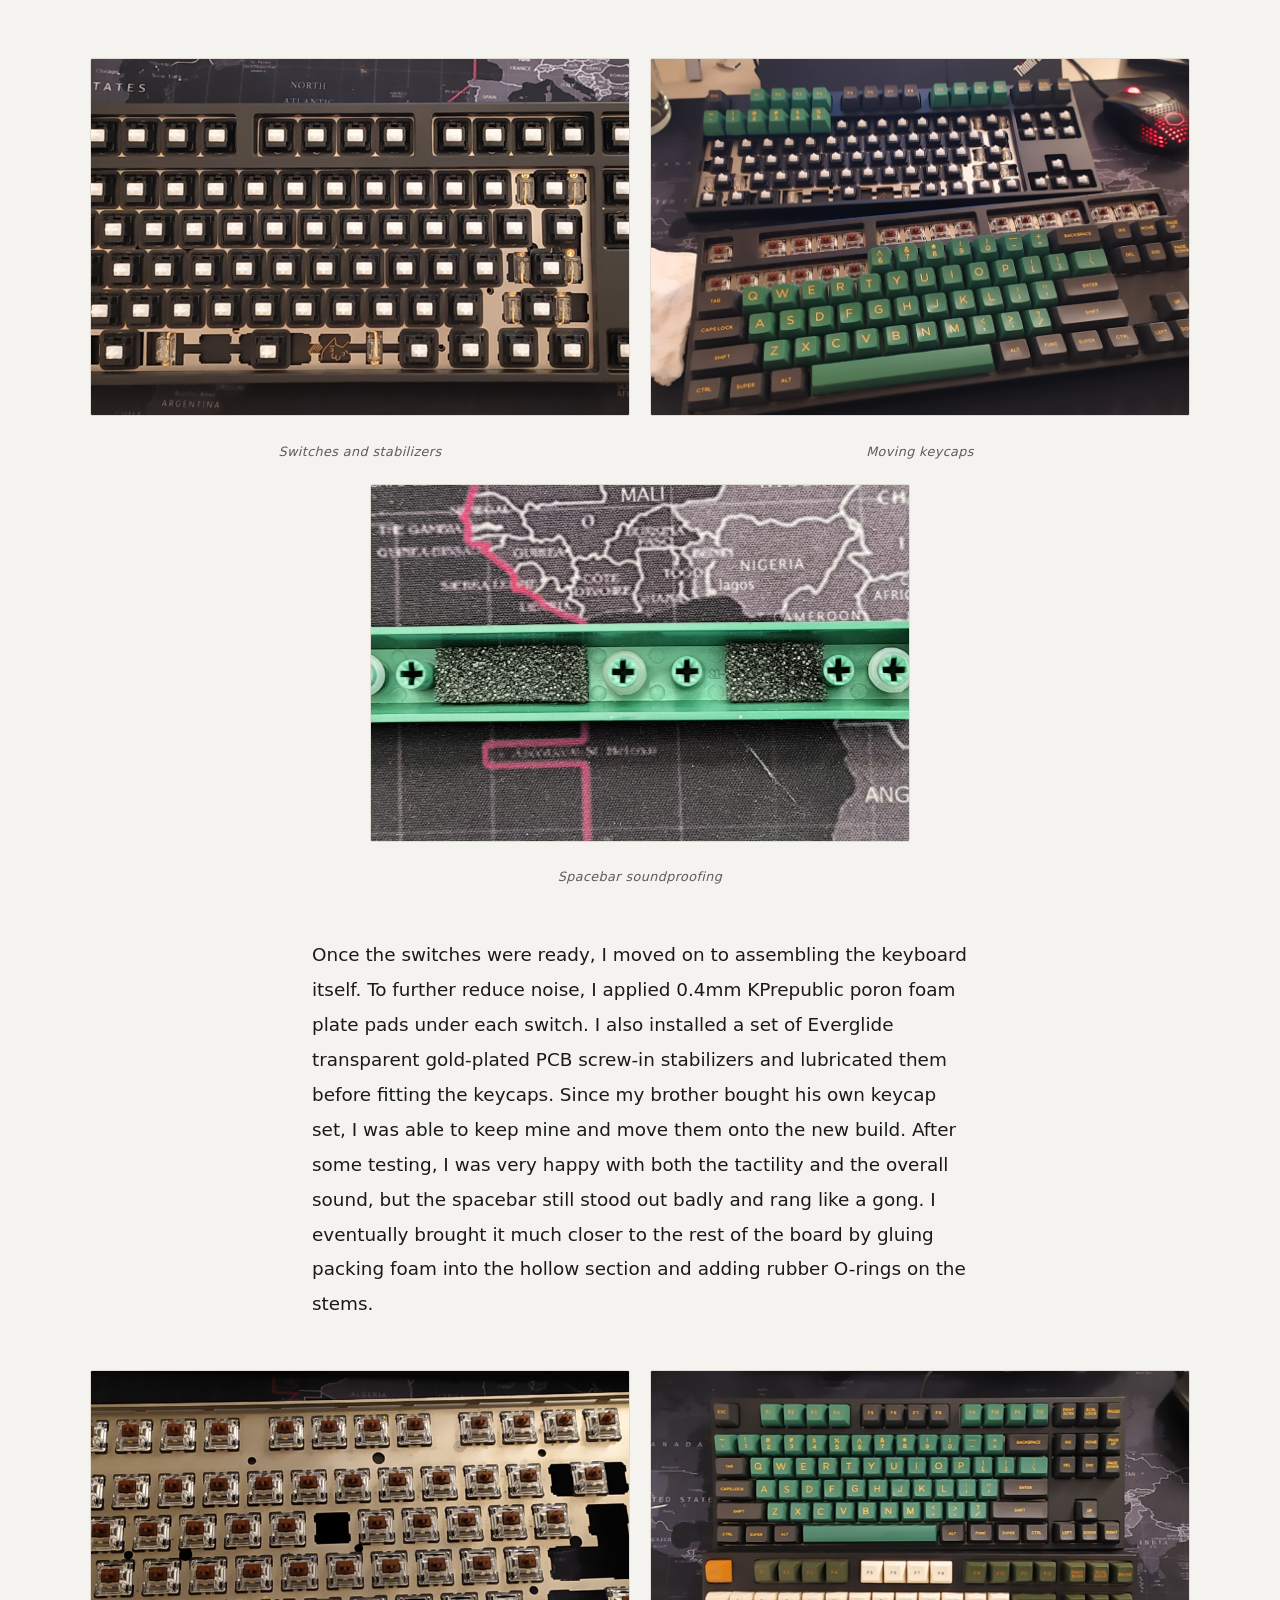
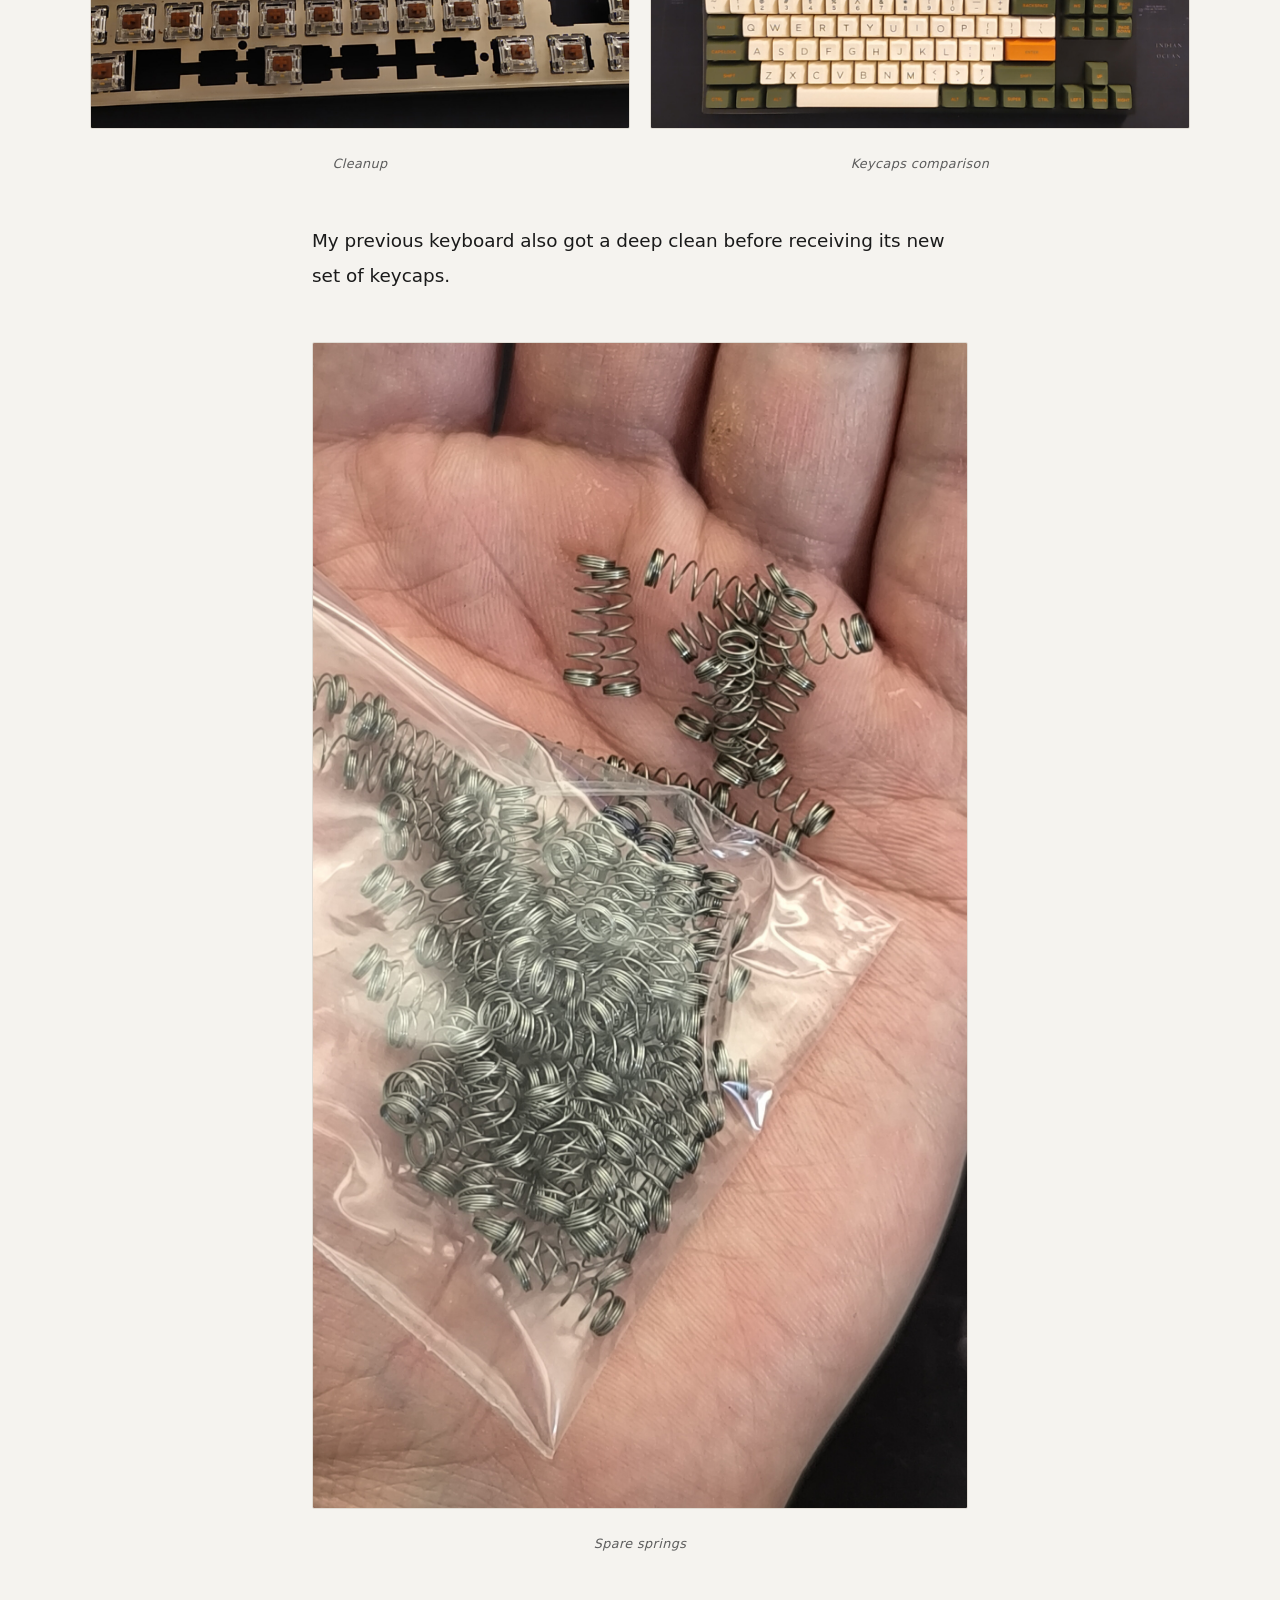
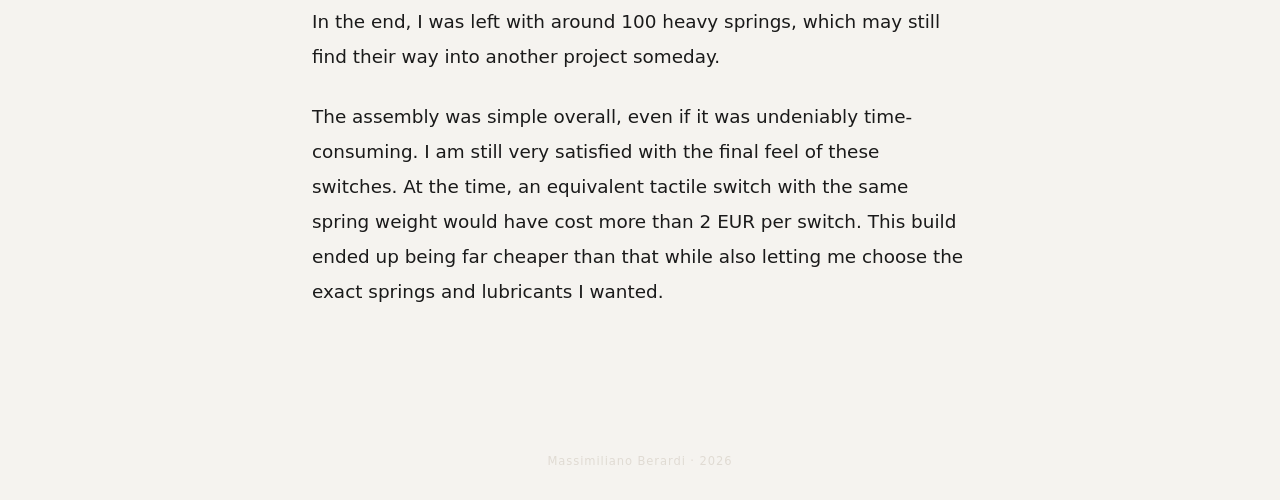
<file: project-ergo-clear-keyboard.html>
<!DOCTYPE html>
<html lang="en">
<head>
  <meta charset="UTF-8">
  <meta name="viewport" content="width=device-width, initial-scale=1.0">
  <title>Ergo Clear Switches KB — Massimiliano Berardi</title>
  <link rel="icon" type="image/svg+xml" href="assets/logo.svg">
  <link rel="stylesheet" href="assets/style.css?v=4da5b657b2">
  <script>
    (function(){
      var t=localStorage.getItem('theme');
      var d=window.matchMedia('(prefers-color-scheme: dark)').matches;
      document.documentElement.classList.add(t==='dark'||(!t&&d)?'dark':'light');
    })();
  </script>
</head>
<body>
  <canvas id="ripple-canvas"></canvas>
  <nav>
    <a href="index.html" class="logo" aria-label="Home">
    <svg viewBox="0 0 48 48" fill="none" xmlns="http://www.w3.org/2000/svg" aria-hidden="true">
      <circle cx="24" cy="24" r="21.5" stroke="currentColor" stroke-width="1.2"/>
      <text x="24" y="29.5" text-anchor="middle" font-family="Georgia, serif" font-size="13" fill="currentColor" letter-spacing="2">MB</text>
    </svg>
    </a>
    <ul class="nav-links">
      <li><a href="index.html#projects">Work</a></li>
      <li><a href="contact.html">Contact</a></li>
    </ul>
    <div class="nav-right">
      <a href="assets/CV.pdf" download class="cv-btn">CV</a>
      <button id="theme-toggle" class="theme-btn" aria-label="Toggle dark mode">
      <svg class="icon-moon" viewBox="0 0 24 24" fill="none" stroke-width="1.5" stroke-linecap="round" stroke-linejoin="round">
        <path d="M21 12.79A9 9 0 1 1 11.21 3 7 7 0 0 0 21 12.79z"/>
      </svg>
      <svg class="icon-sun" viewBox="0 0 24 24" fill="none" stroke-width="1.5" stroke-linecap="round" stroke-linejoin="round">
        <circle cx="12" cy="12" r="5"/><line x1="12" y1="1" x2="12" y2="3"/>
        <line x1="12" y1="21" x2="12" y2="23"/><line x1="4.22" y1="4.22" x2="5.64" y2="5.64"/>
        <line x1="18.36" y1="18.36" x2="19.78" y2="19.78"/><line x1="1" y1="12" x2="3" y2="12"/>
        <line x1="21" y1="12" x2="23" y2="12"/><line x1="4.22" y1="19.78" x2="5.64" y2="18.36"/>
        <line x1="18.36" y1="5.64" x2="19.78" y2="4.22"/>
      </svg>
    </button>
    </div>
  </nav>

  <div class="project-intro">
    <a href="index.html" class="back-link">
      <svg width="14" height="14" viewBox="0 0 24 24" fill="none" stroke="currentColor" stroke-width="2" stroke-linecap="round" stroke-linejoin="round">
        <polyline points="15 18 9 12 15 6"/>
      </svg>
      Back
    </a>
    <div class="project-header">
      <div class="year-chip">2022</div>
      <h1>Ergo Clear Switches KB</h1>
      <p class="subtitle">Mechanical keyboard build with custom switches</p>
    </div>
  </div>

  <div class="project-hero">
    <img src="assets/pictures/ergo_clear_keyboard/header.jpg" alt="Ergo Clear Switches KB">
  </div>

  <div class="project-body">
    <hr class="project-divider">
    <div class="description">
      <figure class="ref-image">
  <img src="assets/pictures/ergo_clear_keyboard/01.jpg" alt="Tools and accessories">
  <figcaption>Tools and accessories</figcaption>
</figure>
<p>My first custom mechanical keyboard was a kit purchased on Aliexpress for a KPrepublic XD87 Hot Swap board with Gateron brown switches.
I had always been very satisfied with it, and assembling it was a great first experience, but over time I realised that the Gateron Brown switches did not offer the level of tactility I was looking for.
At one point I also received an entire replacement PCB for a damaged pin that I eventually managed to repair, which left me with two functioning boards.
A year later I used that opportunity to give my previous keyboard to my brother and build a new one for myself with switches tailored more closely to my taste.
After plenty of research, I gathered all the parts I needed.</p>
<div class="image-row">
  <figure class="ref-image row-item">
    <img src="assets/pictures/ergo_clear_keyboard/02.jpg" alt="Disassembled switch">
      <figcaption>Disassembled switch</figcaption>
  </figure>
  <figure class="ref-image row-item">
    <img src="assets/pictures/ergo_clear_keyboard/03.jpg" alt="New spring">
      <figcaption>New spring</figcaption>
  </figure>
  <figure class="ref-image row-item">
    <img src="assets/pictures/ergo_clear_keyboard/04.jpg" alt="Foam pad">
      <figcaption>Foam pad</figcaption>
  </figure>
</div>
<p>The core of this build was the switches.
After a lot of reading, I decided to build a set of so-called Ergo Clears.
In practice, that means taking Cherry MX Clear switches and replacing their heavy 100g springs with lighter ones.
The idea is to keep the strong tactile bump while reducing the overall spring resistance.
In my case, I chose 62g gold-plated springs.
Each switch was also lubricated individually with TriboSys 3203 from KEYGEM and fitted with a 0.2mm Switch Foam pad by KBDfans to reduce noise.
The process itself is fairly straightforward, but it still had to be repeated roughly 100 times.
The keyboard only uses 87 switches, but I converted the entire batch.</p>
<div class="image-row">
  <figure class="ref-image row-item">
    <img src="assets/pictures/ergo_clear_keyboard/05.jpg" alt="Switches and stabilizers">
      <figcaption>Switches and stabilizers</figcaption>
  </figure>
  <figure class="ref-image row-item">
    <img src="assets/pictures/ergo_clear_keyboard/06.jpg" alt="Moving keycaps">
      <figcaption>Moving keycaps</figcaption>
  </figure>
  <figure class="ref-image row-item">
    <img src="assets/pictures/ergo_clear_keyboard/07.jpg" alt="Spacebar soundproofing">
      <figcaption>Spacebar soundproofing</figcaption>
  </figure>
</div>
<p>Once the switches were ready, I moved on to assembling the keyboard itself.
To further reduce noise, I applied 0.4mm KPrepublic poron foam plate pads under each switch.
I also installed a set of Everglide transparent gold-plated PCB screw-in stabilizers and lubricated them before fitting the keycaps.
Since my brother bought his own keycap set, I was able to keep mine and move them onto the new build.
After some testing, I was very happy with both the tactility and the overall sound, but the spacebar still stood out badly and rang like a gong.
I eventually brought it much closer to the rest of the board by gluing packing foam into the hollow section and adding rubber O-rings on the stems.</p>
<div class="image-row">
  <figure class="ref-image row-item">
    <img src="assets/pictures/ergo_clear_keyboard/08.jpg" alt="Cleanup">
      <figcaption>Cleanup</figcaption>
  </figure>
  <figure class="ref-image row-item">
    <img src="assets/pictures/ergo_clear_keyboard/09.jpg" alt="Keycaps comparison">
      <figcaption>Keycaps comparison</figcaption>
  </figure>
</div>
<p>My previous keyboard also got a deep clean before receiving its new set of keycaps.</p>
<figure class="ref-image">
  <img src="assets/pictures/ergo_clear_keyboard/10.jpg" alt="Spare springs">
  <figcaption>Spare springs</figcaption>
</figure>
<p>In the end, I was left with around 100 heavy springs, which may still find their way into another project someday.</p>
<p>The assembly was simple overall, even if it was undeniably time-consuming.
I am still very satisfied with the final feel of these switches.
At the time, an equivalent tactile switch with the same spring weight would have cost more than 2 EUR per switch.
This build ended up being far cheaper than that while also letting me choose the exact springs and lubricants I wanted.</p>
    </div>
  </div>

  <footer>Massimiliano Berardi &middot; 2026</footer>
  <script src="assets/animation.js?v=f67c58d99d"></script>
</body>
</html>
</file>
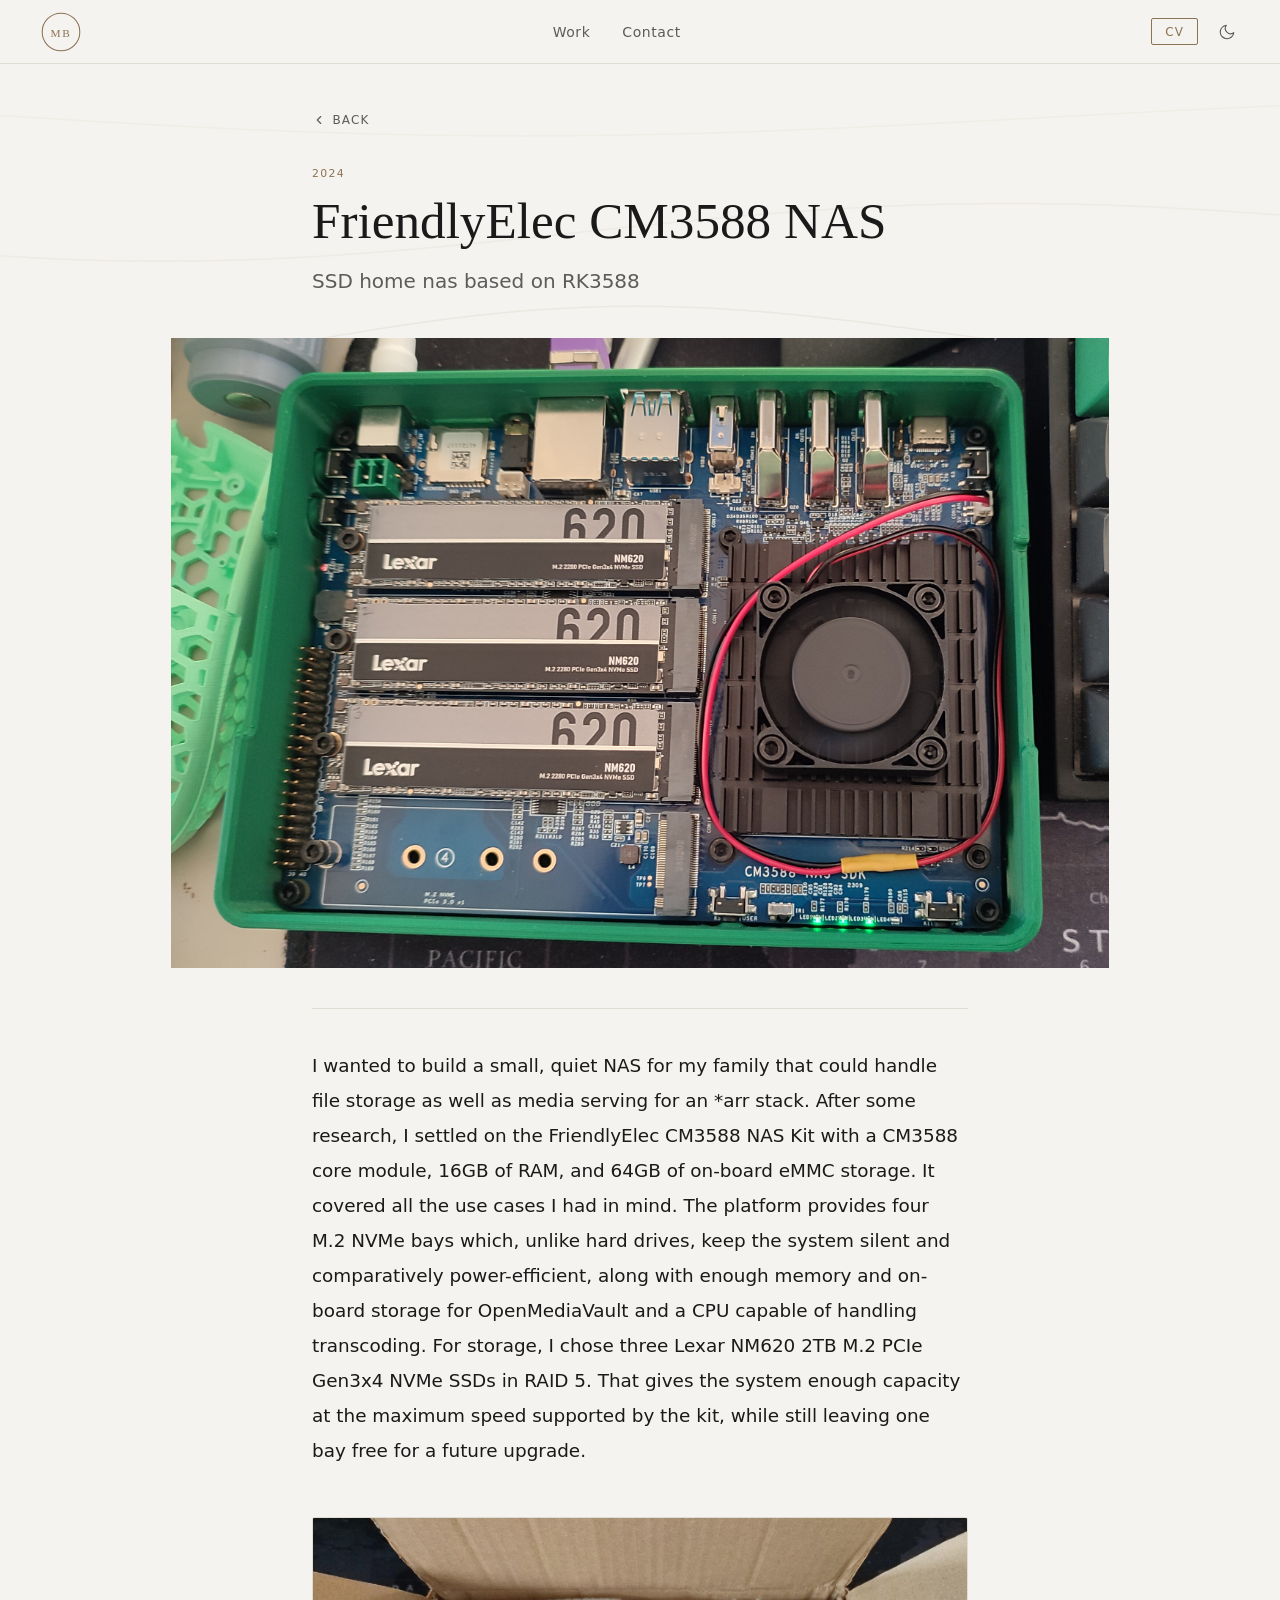
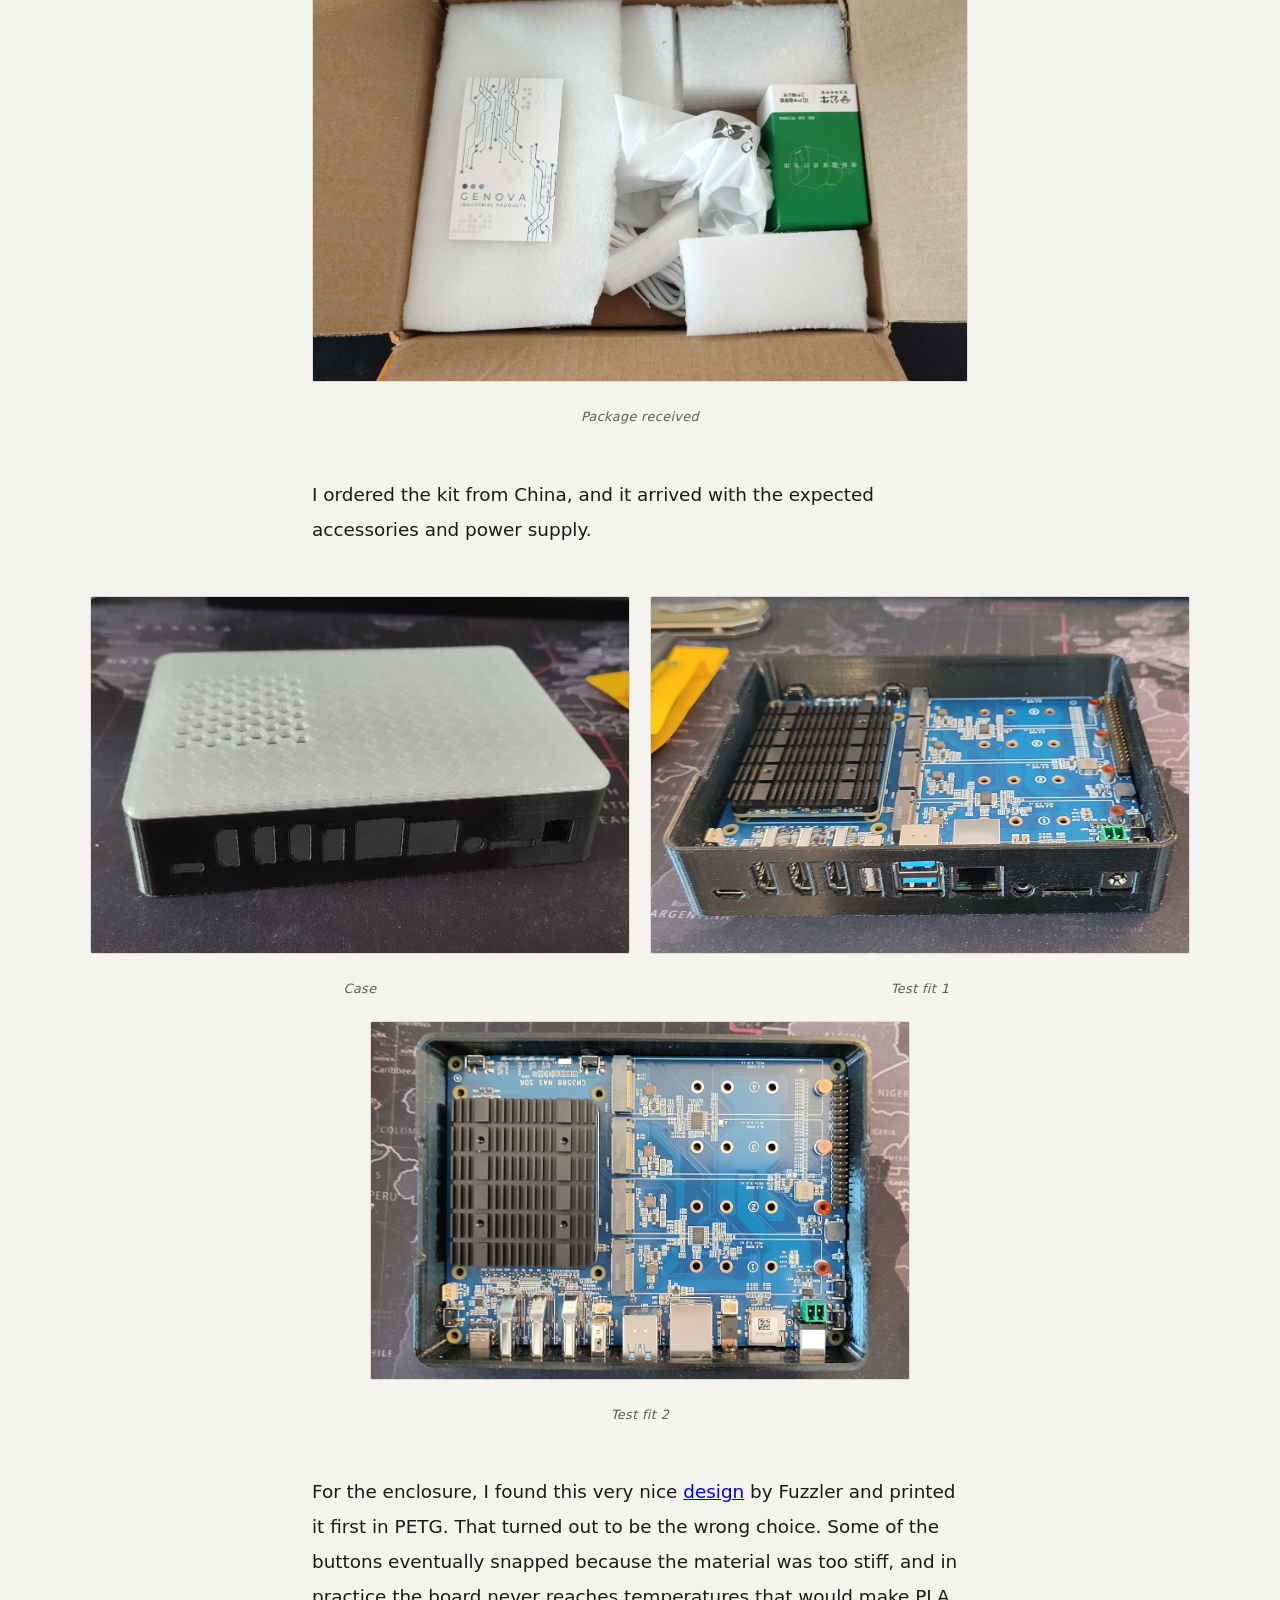
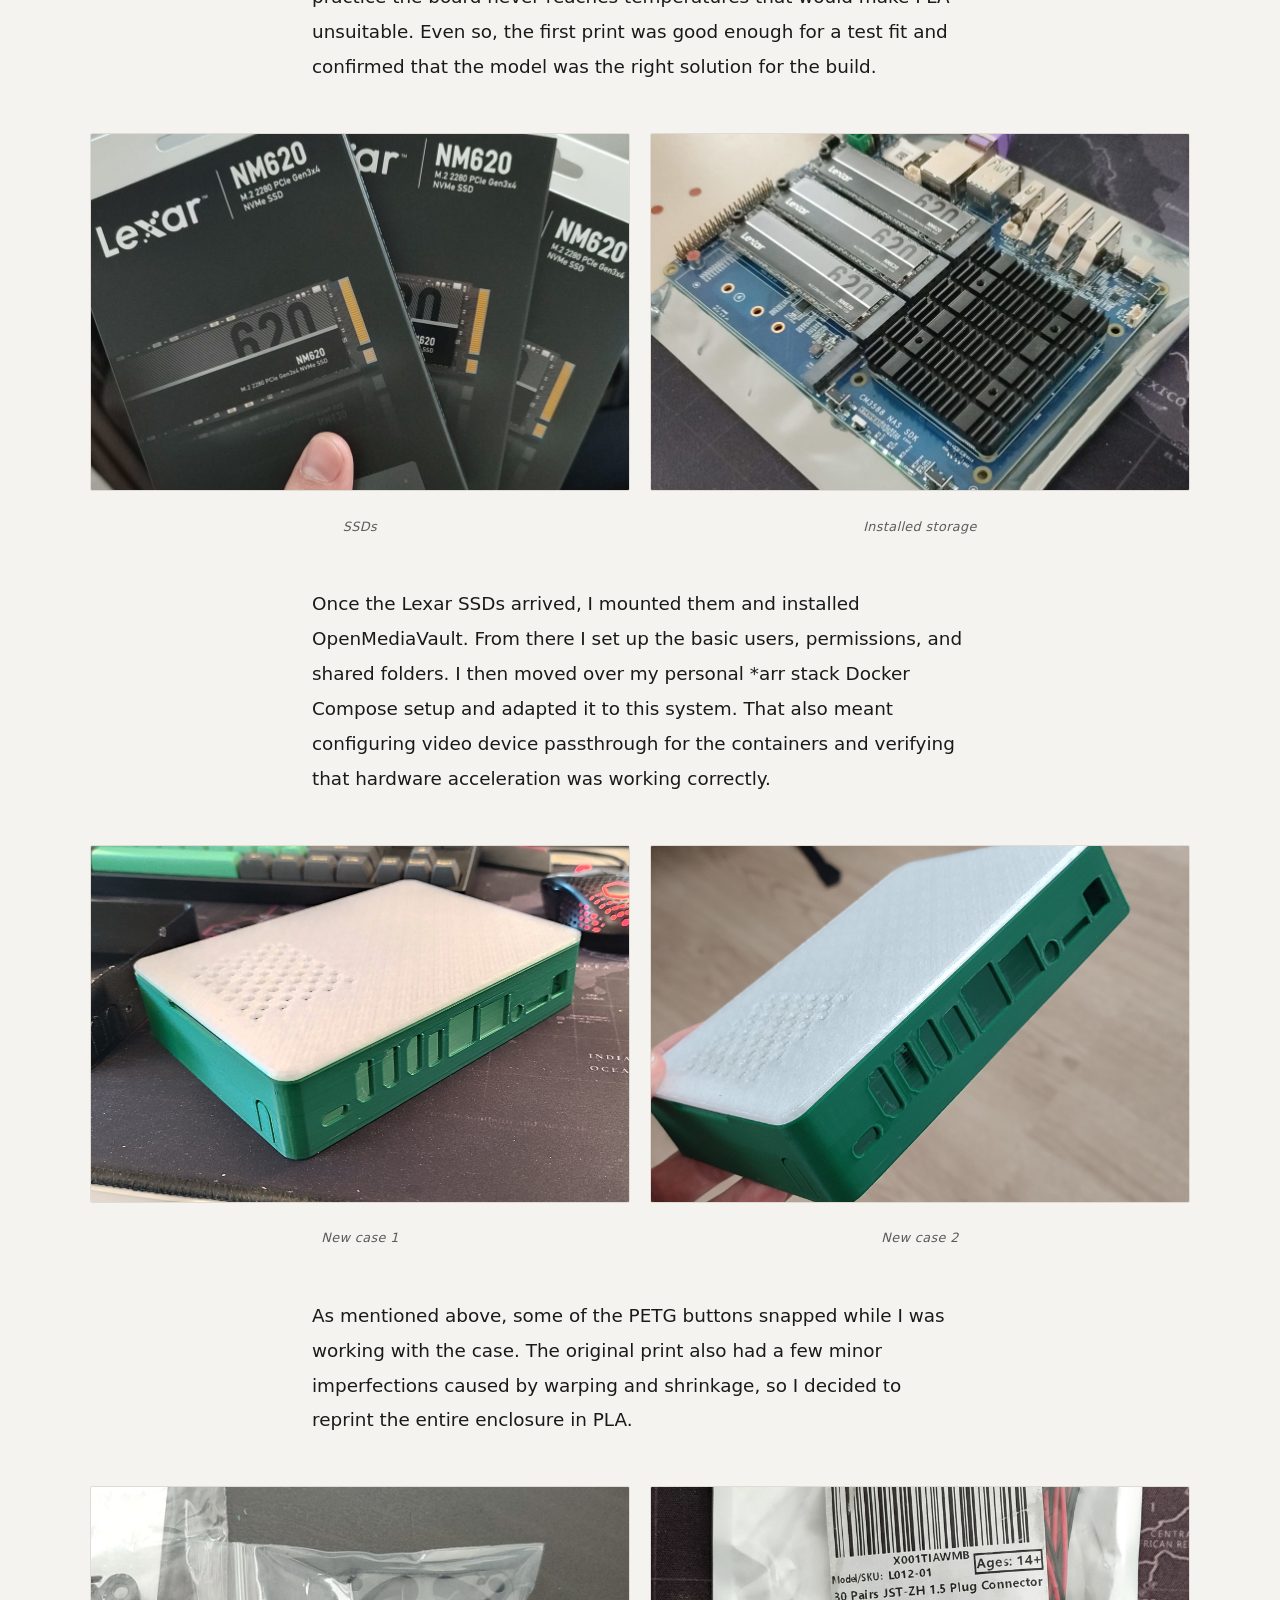
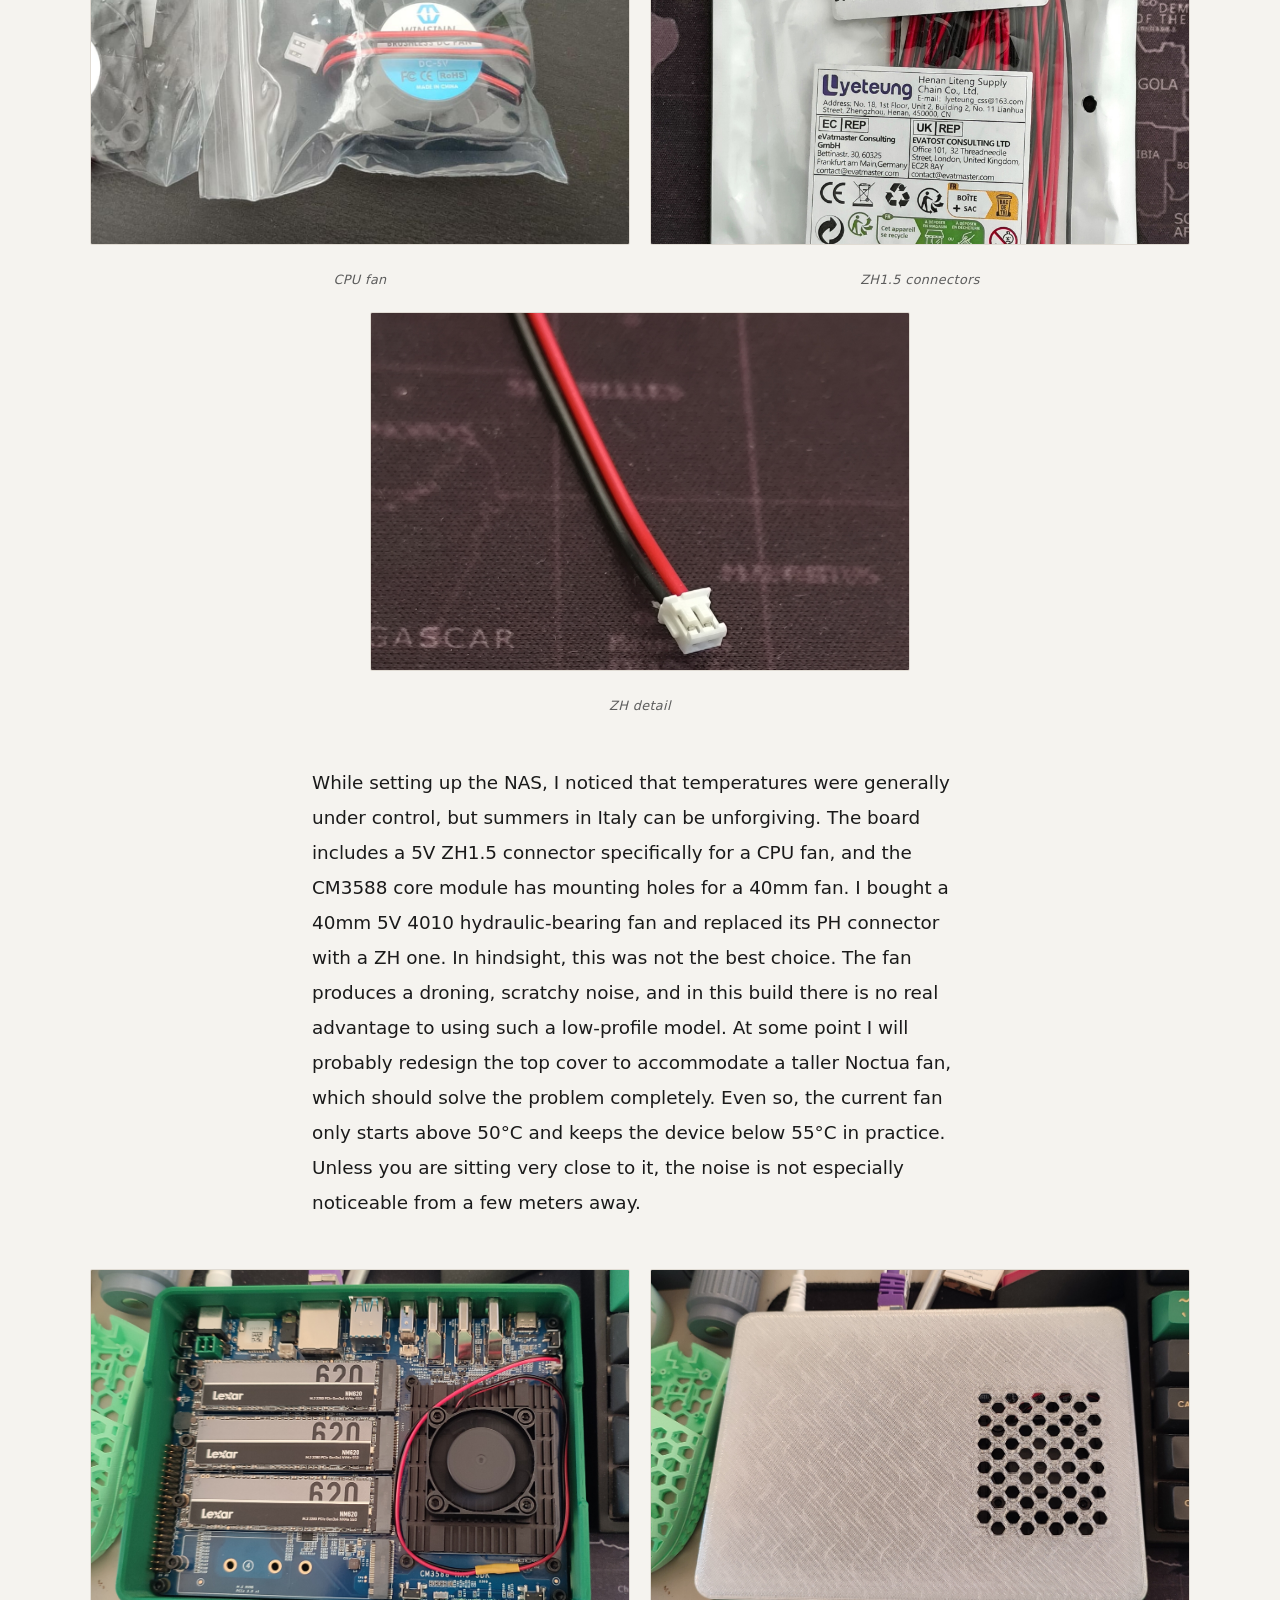
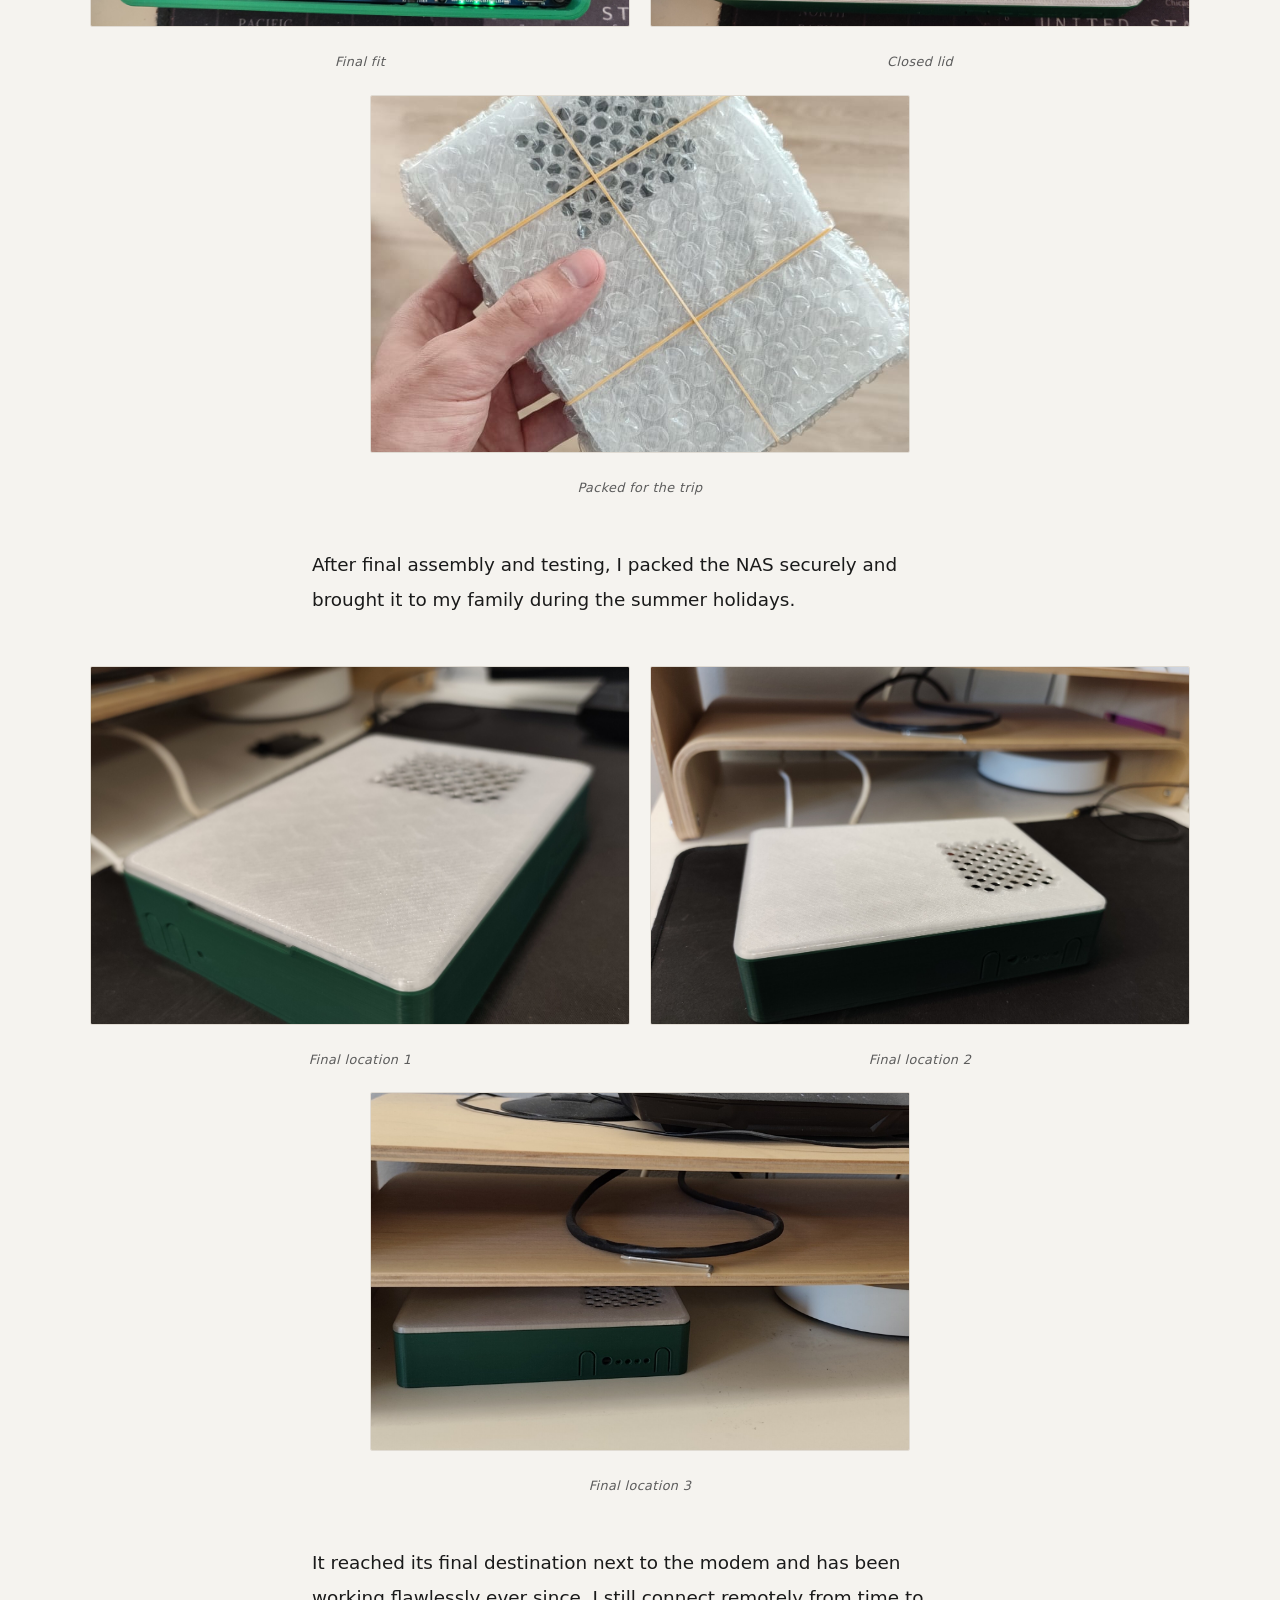
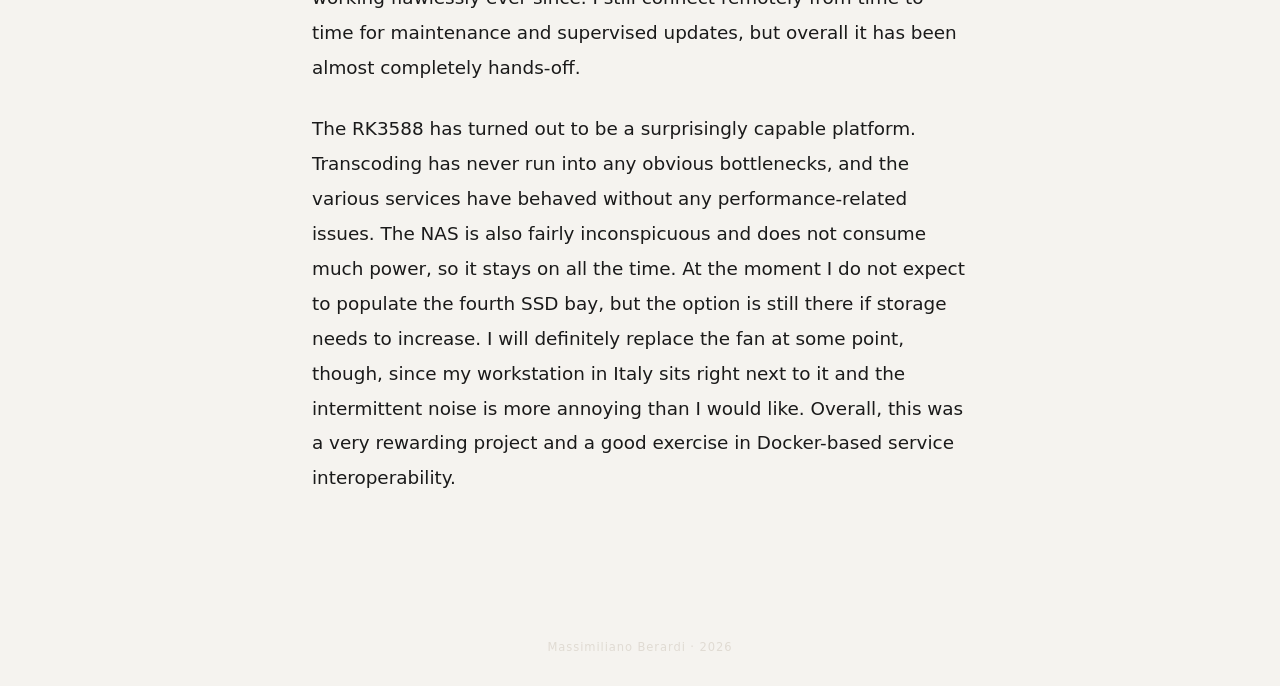
<file: project-friendlyelec-cm3588-nas.html>
<!DOCTYPE html>
<html lang="en">
<head>
  <meta charset="UTF-8">
  <meta name="viewport" content="width=device-width, initial-scale=1.0">
  <title>FriendlyElec CM3588 NAS — Massimiliano Berardi</title>
  <link rel="icon" type="image/svg+xml" href="assets/logo.svg">
  <link rel="stylesheet" href="assets/style.css?v=4da5b657b2">
  <script>
    (function(){
      var t=localStorage.getItem('theme');
      var d=window.matchMedia('(prefers-color-scheme: dark)').matches;
      document.documentElement.classList.add(t==='dark'||(!t&&d)?'dark':'light');
    })();
  </script>
</head>
<body>
  <canvas id="ripple-canvas"></canvas>
  <nav>
    <a href="index.html" class="logo" aria-label="Home">
    <svg viewBox="0 0 48 48" fill="none" xmlns="http://www.w3.org/2000/svg" aria-hidden="true">
      <circle cx="24" cy="24" r="21.5" stroke="currentColor" stroke-width="1.2"/>
      <text x="24" y="29.5" text-anchor="middle" font-family="Georgia, serif" font-size="13" fill="currentColor" letter-spacing="2">MB</text>
    </svg>
    </a>
    <ul class="nav-links">
      <li><a href="index.html#projects">Work</a></li>
      <li><a href="contact.html">Contact</a></li>
    </ul>
    <div class="nav-right">
      <a href="assets/CV.pdf" download class="cv-btn">CV</a>
      <button id="theme-toggle" class="theme-btn" aria-label="Toggle dark mode">
      <svg class="icon-moon" viewBox="0 0 24 24" fill="none" stroke-width="1.5" stroke-linecap="round" stroke-linejoin="round">
        <path d="M21 12.79A9 9 0 1 1 11.21 3 7 7 0 0 0 21 12.79z"/>
      </svg>
      <svg class="icon-sun" viewBox="0 0 24 24" fill="none" stroke-width="1.5" stroke-linecap="round" stroke-linejoin="round">
        <circle cx="12" cy="12" r="5"/><line x1="12" y1="1" x2="12" y2="3"/>
        <line x1="12" y1="21" x2="12" y2="23"/><line x1="4.22" y1="4.22" x2="5.64" y2="5.64"/>
        <line x1="18.36" y1="18.36" x2="19.78" y2="19.78"/><line x1="1" y1="12" x2="3" y2="12"/>
        <line x1="21" y1="12" x2="23" y2="12"/><line x1="4.22" y1="19.78" x2="5.64" y2="18.36"/>
        <line x1="18.36" y1="5.64" x2="19.78" y2="4.22"/>
      </svg>
    </button>
    </div>
  </nav>

  <div class="project-intro">
    <a href="index.html" class="back-link">
      <svg width="14" height="14" viewBox="0 0 24 24" fill="none" stroke="currentColor" stroke-width="2" stroke-linecap="round" stroke-linejoin="round">
        <polyline points="15 18 9 12 15 6"/>
      </svg>
      Back
    </a>
    <div class="project-header">
      <div class="year-chip">2024</div>
      <h1>FriendlyElec CM3588 NAS</h1>
      <p class="subtitle">SSD home nas based on RK3588</p>
    </div>
  </div>

  <div class="project-hero">
    <img src="assets/pictures/home_nas/header.jpg" alt="FriendlyElec CM3588 NAS">
  </div>

  <div class="project-body">
    <hr class="project-divider">
    <div class="description">
      <p>I wanted to build a small, quiet NAS for my family that could handle file storage as well as media serving for an *arr stack.
After some research, I settled on the FriendlyElec CM3588 NAS Kit with a CM3588 core module, 16GB of RAM, and 64GB of on-board eMMC storage.
It covered all the use cases I had in mind.
The platform provides four M.2 NVMe bays which, unlike hard drives, keep the system silent and comparatively power-efficient, along with enough memory and on-board storage for OpenMediaVault and a CPU capable of handling transcoding.
For storage, I chose three Lexar NM620 2TB M.2 PCIe Gen3x4 NVMe SSDs in RAID 5.
That gives the system enough capacity at the maximum speed supported by the kit, while still leaving one bay free for a future upgrade.</p>
<figure class="ref-image">
  <img src="assets/pictures/home_nas/01.jpg" alt="Package received">
  <figcaption>Package received</figcaption>
</figure>
<p>I ordered the kit from China, and it arrived with the expected accessories and power supply.</p>
<div class="image-row">
  <figure class="ref-image row-item">
    <img src="assets/pictures/home_nas/02.jpg" alt="Case">
      <figcaption>Case</figcaption>
  </figure>
  <figure class="ref-image row-item">
    <img src="assets/pictures/home_nas/03.jpg" alt="Test fit 1">
      <figcaption>Test fit 1</figcaption>
  </figure>
  <figure class="ref-image row-item">
    <img src="assets/pictures/home_nas/04.jpg" alt="Test fit 2">
      <figcaption>Test fit 2</figcaption>
  </figure>
</div>
<p>For the enclosure, I found this very nice <a href="https://www.printables.com/model/857903-friendlyelec-cm3588-nas-case-desktop-standalone" target="_blank" rel="noopener">design</a> by Fuzzler and printed it first in PETG.
That turned out to be the wrong choice.
Some of the buttons eventually snapped because the material was too stiff, and in practice the board never reaches temperatures that would make PLA unsuitable.
Even so, the first print was good enough for a test fit and confirmed that the model was the right solution for the build.</p>
<div class="image-row">
  <figure class="ref-image row-item">
    <img src="assets/pictures/home_nas/05.jpg" alt="SSDs">
      <figcaption>SSDs</figcaption>
  </figure>
  <figure class="ref-image row-item">
    <img src="assets/pictures/home_nas/06.jpg" alt="Installed storage">
      <figcaption>Installed storage</figcaption>
  </figure>
</div>
<p>Once the Lexar SSDs arrived, I mounted them and installed OpenMediaVault.
From there I set up the basic users, permissions, and shared folders.
I then moved over my personal *arr stack Docker Compose setup and adapted it to this system.
That also meant configuring video device passthrough for the containers and verifying that hardware acceleration was working correctly.</p>
<div class="image-row">
  <figure class="ref-image row-item">
    <img src="assets/pictures/home_nas/07.jpg" alt="New case 1">
      <figcaption>New case 1</figcaption>
  </figure>
  <figure class="ref-image row-item">
    <img src="assets/pictures/home_nas/08.jpg" alt="New case 2">
      <figcaption>New case 2</figcaption>
  </figure>
</div>
<p>As mentioned above, some of the PETG buttons snapped while I was working with the case.
The original print also had a few minor imperfections caused by warping and shrinkage, so I decided to reprint the entire enclosure in PLA.</p>
<div class="image-row">
  <figure class="ref-image row-item">
    <img src="assets/pictures/home_nas/09.jpg" alt="CPU fan">
      <figcaption>CPU fan</figcaption>
  </figure>
  <figure class="ref-image row-item">
    <img src="assets/pictures/home_nas/10.jpg" alt="ZH1.5 connectors">
      <figcaption>ZH1.5 connectors</figcaption>
  </figure>
  <figure class="ref-image row-item">
    <img src="assets/pictures/home_nas/11.jpg" alt="ZH detail">
      <figcaption>ZH detail</figcaption>
  </figure>
</div>
<p>While setting up the NAS, I noticed that temperatures were generally under control, but summers in Italy can be unforgiving.
The board includes a 5V ZH1.5 connector specifically for a CPU fan, and the CM3588 core module has mounting holes for a 40mm fan.
I bought a 40mm 5V 4010 hydraulic-bearing fan and replaced its PH connector with a ZH one.
In hindsight, this was not the best choice.
The fan produces a droning, scratchy noise, and in this build there is no real advantage to using such a low-profile model.
At some point I will probably redesign the top cover to accommodate a taller Noctua fan, which should solve the problem completely.
Even so, the current fan only starts above 50°C and keeps the device below 55°C in practice.
Unless you are sitting very close to it, the noise is not especially noticeable from a few meters away.</p>
<div class="image-row">
  <figure class="ref-image row-item">
    <img src="assets/pictures/home_nas/12.jpg" alt="Final fit">
      <figcaption>Final fit</figcaption>
  </figure>
  <figure class="ref-image row-item">
    <img src="assets/pictures/home_nas/13.jpg" alt="Closed lid">
      <figcaption>Closed lid</figcaption>
  </figure>
  <figure class="ref-image row-item">
    <img src="assets/pictures/home_nas/14.jpg" alt="Packed for the trip">
      <figcaption>Packed for the trip</figcaption>
  </figure>
</div>
<p>After final assembly and testing, I packed the NAS securely and brought it to my family during the summer holidays.</p>
<div class="image-row">
  <figure class="ref-image row-item">
    <img src="assets/pictures/home_nas/15.jpg" alt="Final location 1">
      <figcaption>Final location 1</figcaption>
  </figure>
  <figure class="ref-image row-item">
    <img src="assets/pictures/home_nas/16.jpg" alt="Final location 2">
      <figcaption>Final location 2</figcaption>
  </figure>
  <figure class="ref-image row-item">
    <img src="assets/pictures/home_nas/17.jpg" alt="Final location 3">
      <figcaption>Final location 3</figcaption>
  </figure>
</div>
<p>It reached its final destination next to the modem and has been working flawlessly ever since.
I still connect remotely from time to time for maintenance and supervised updates, but overall it has been almost completely hands-off.</p>
<p>The RK3588 has turned out to be a surprisingly capable platform.
Transcoding has never run into any obvious bottlenecks, and the various services have behaved without any performance-related issues.
The NAS is also fairly inconspicuous and does not consume much power, so it stays on all the time.
At the moment I do not expect to populate the fourth SSD bay, but the option is still there if storage needs to increase.
I will definitely replace the fan at some point, though, since my workstation in Italy sits right next to it and the intermittent noise is more annoying than I would like.
Overall, this was a very rewarding project and a good exercise in Docker-based service interoperability.</p>
    </div>
  </div>

  <footer>Massimiliano Berardi &middot; 2026</footer>
  <script src="assets/animation.js?v=f67c58d99d"></script>
</body>
</html>
</file>
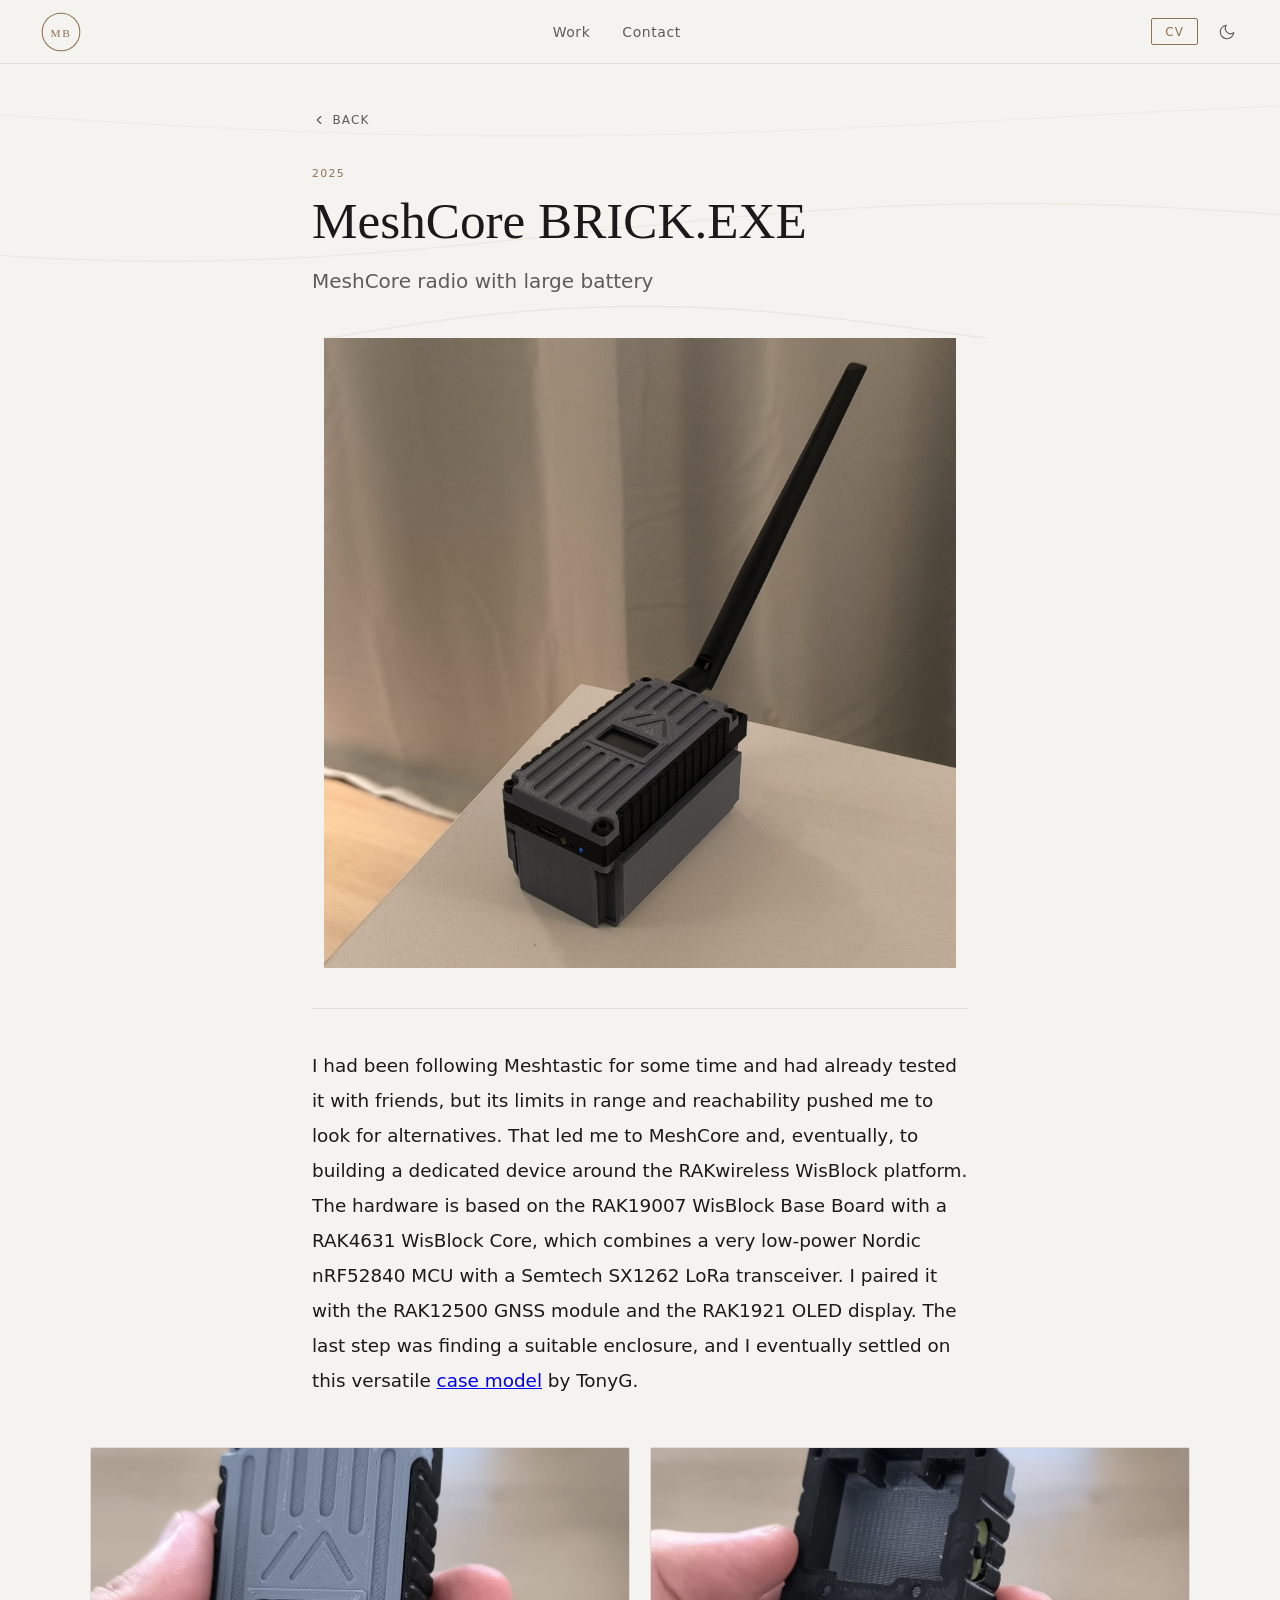
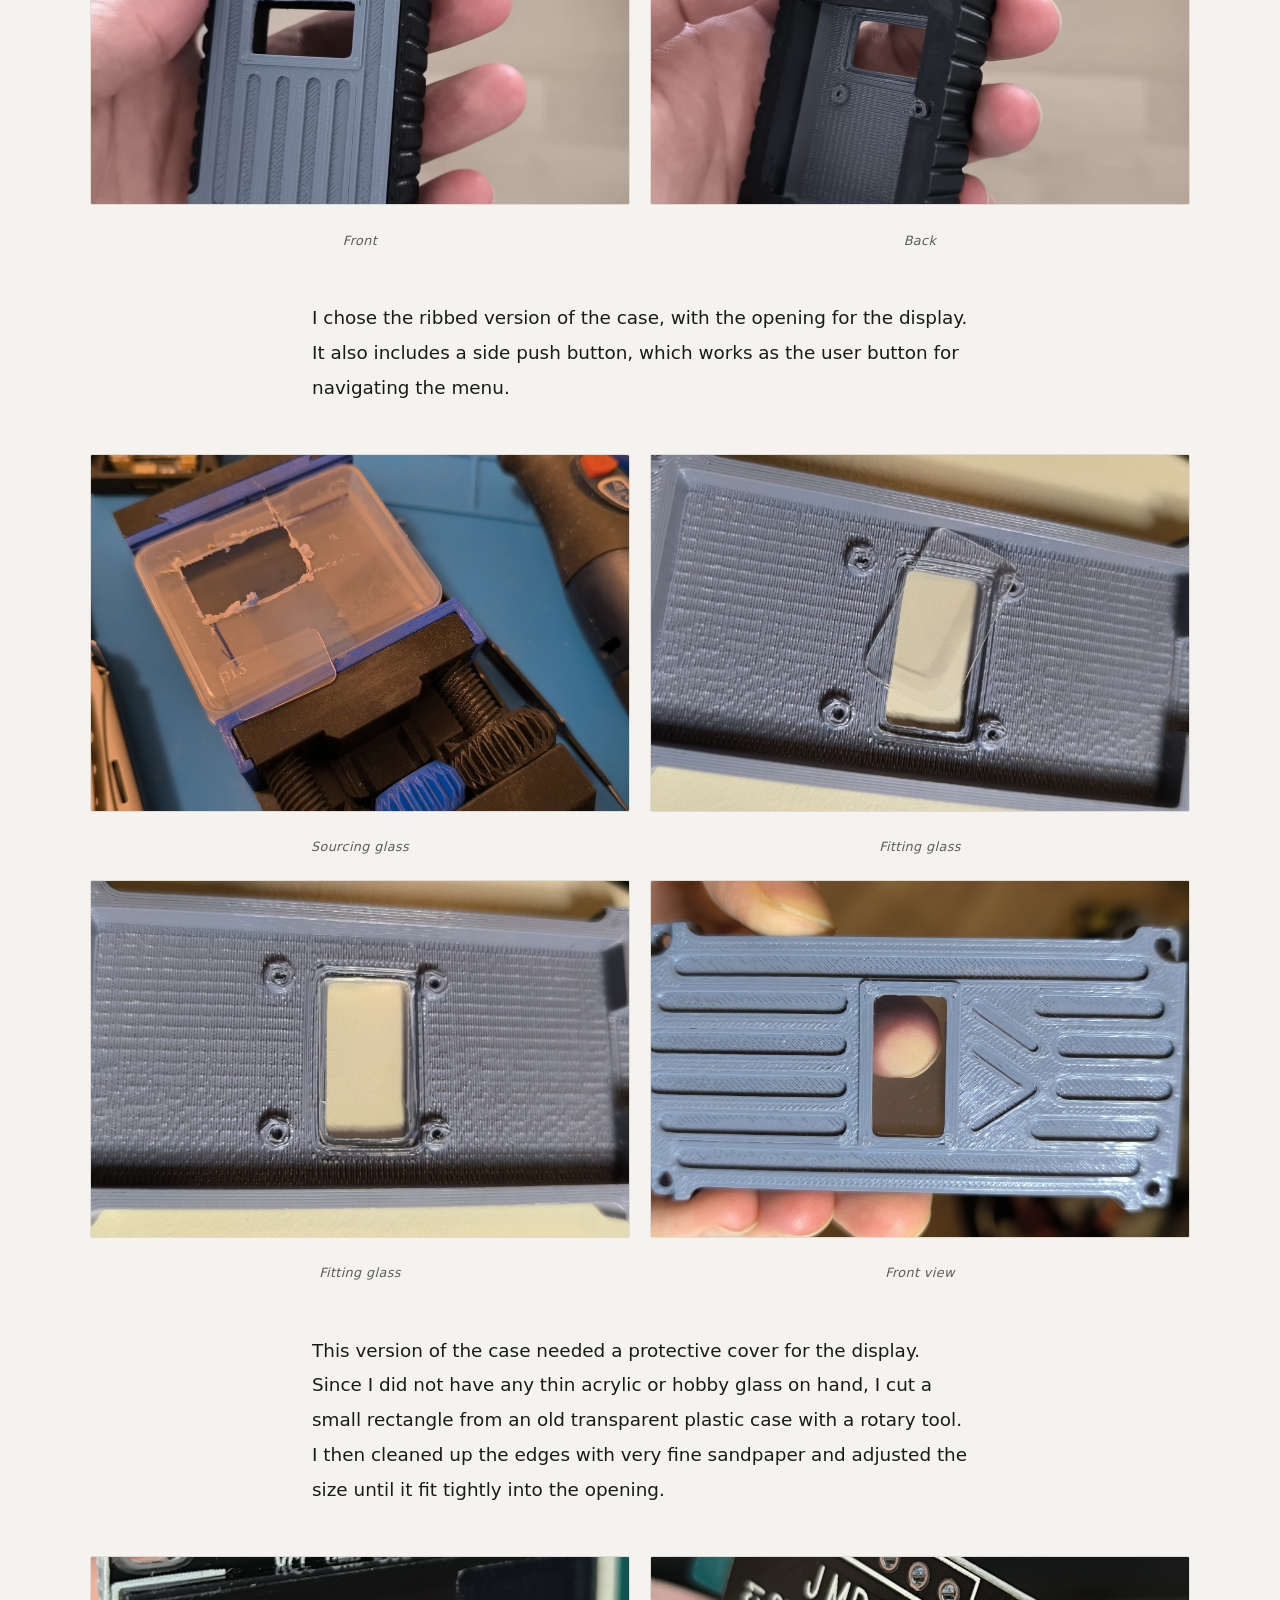
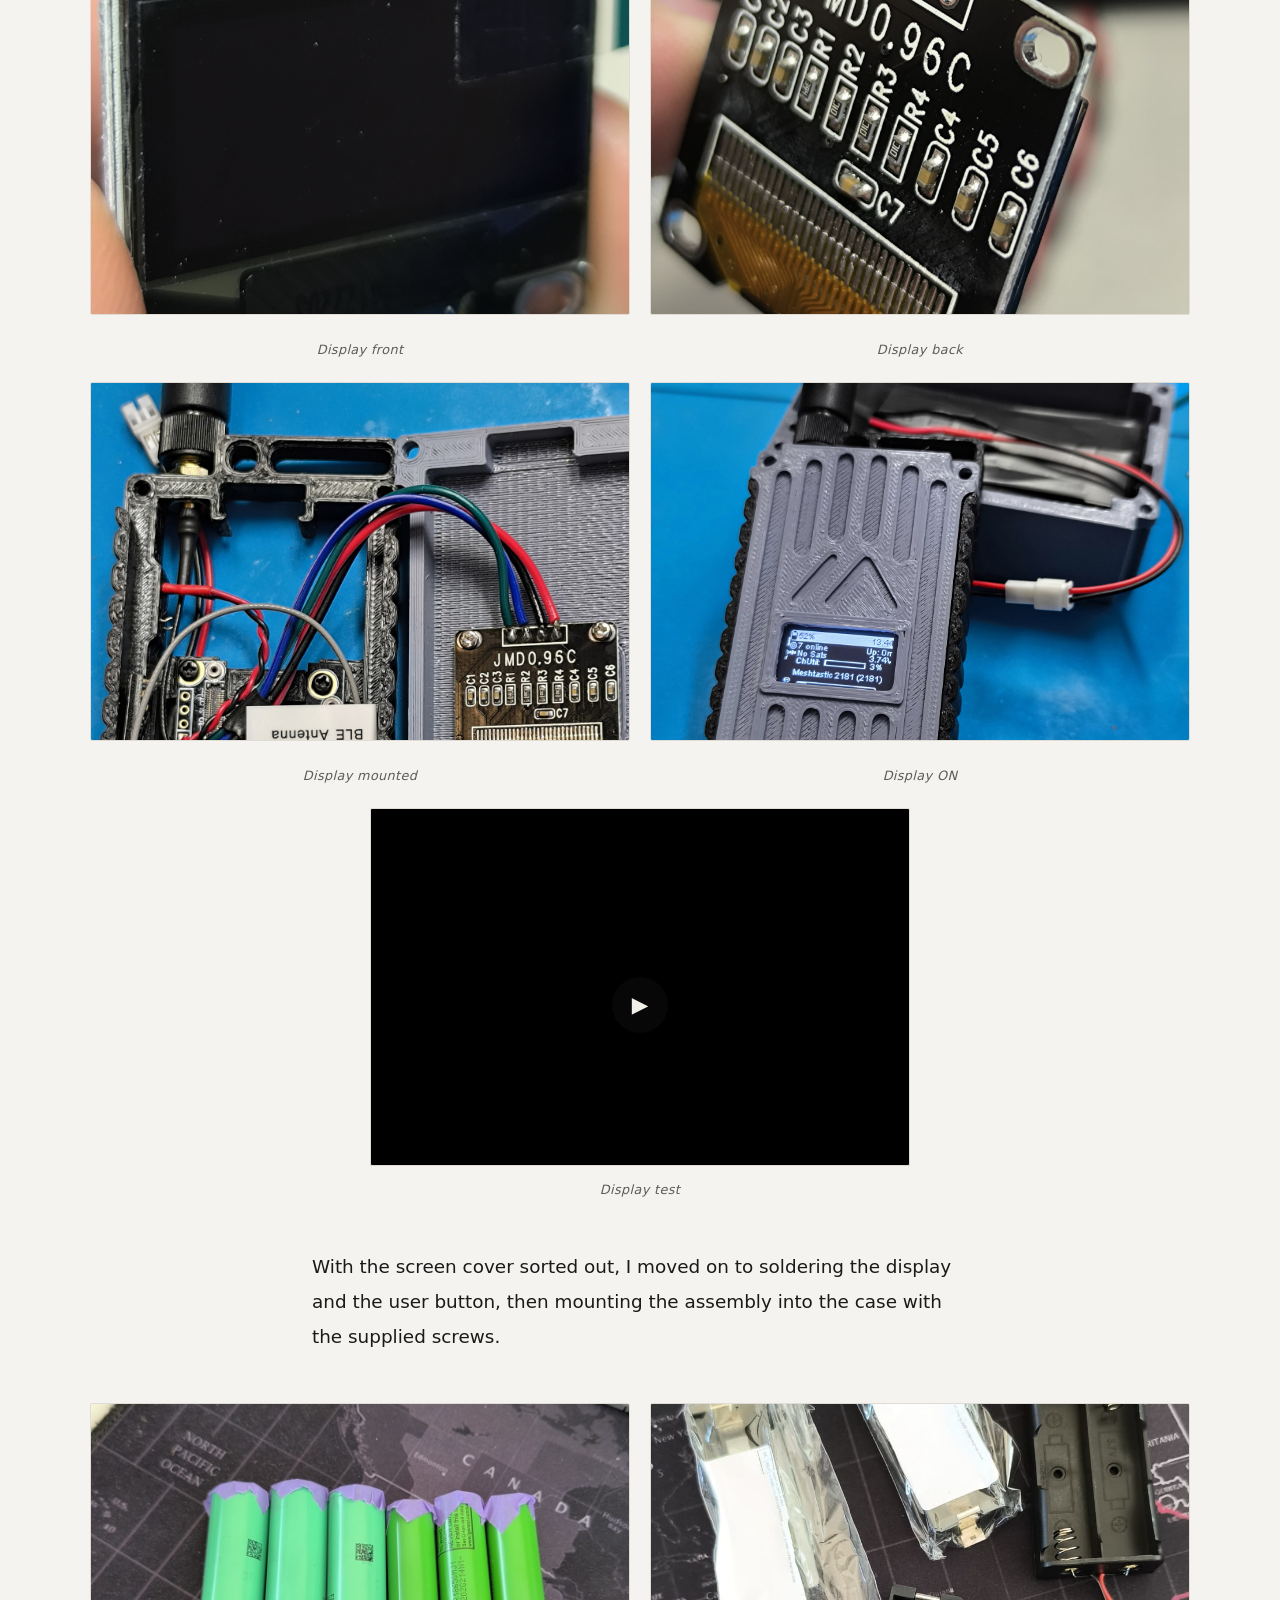
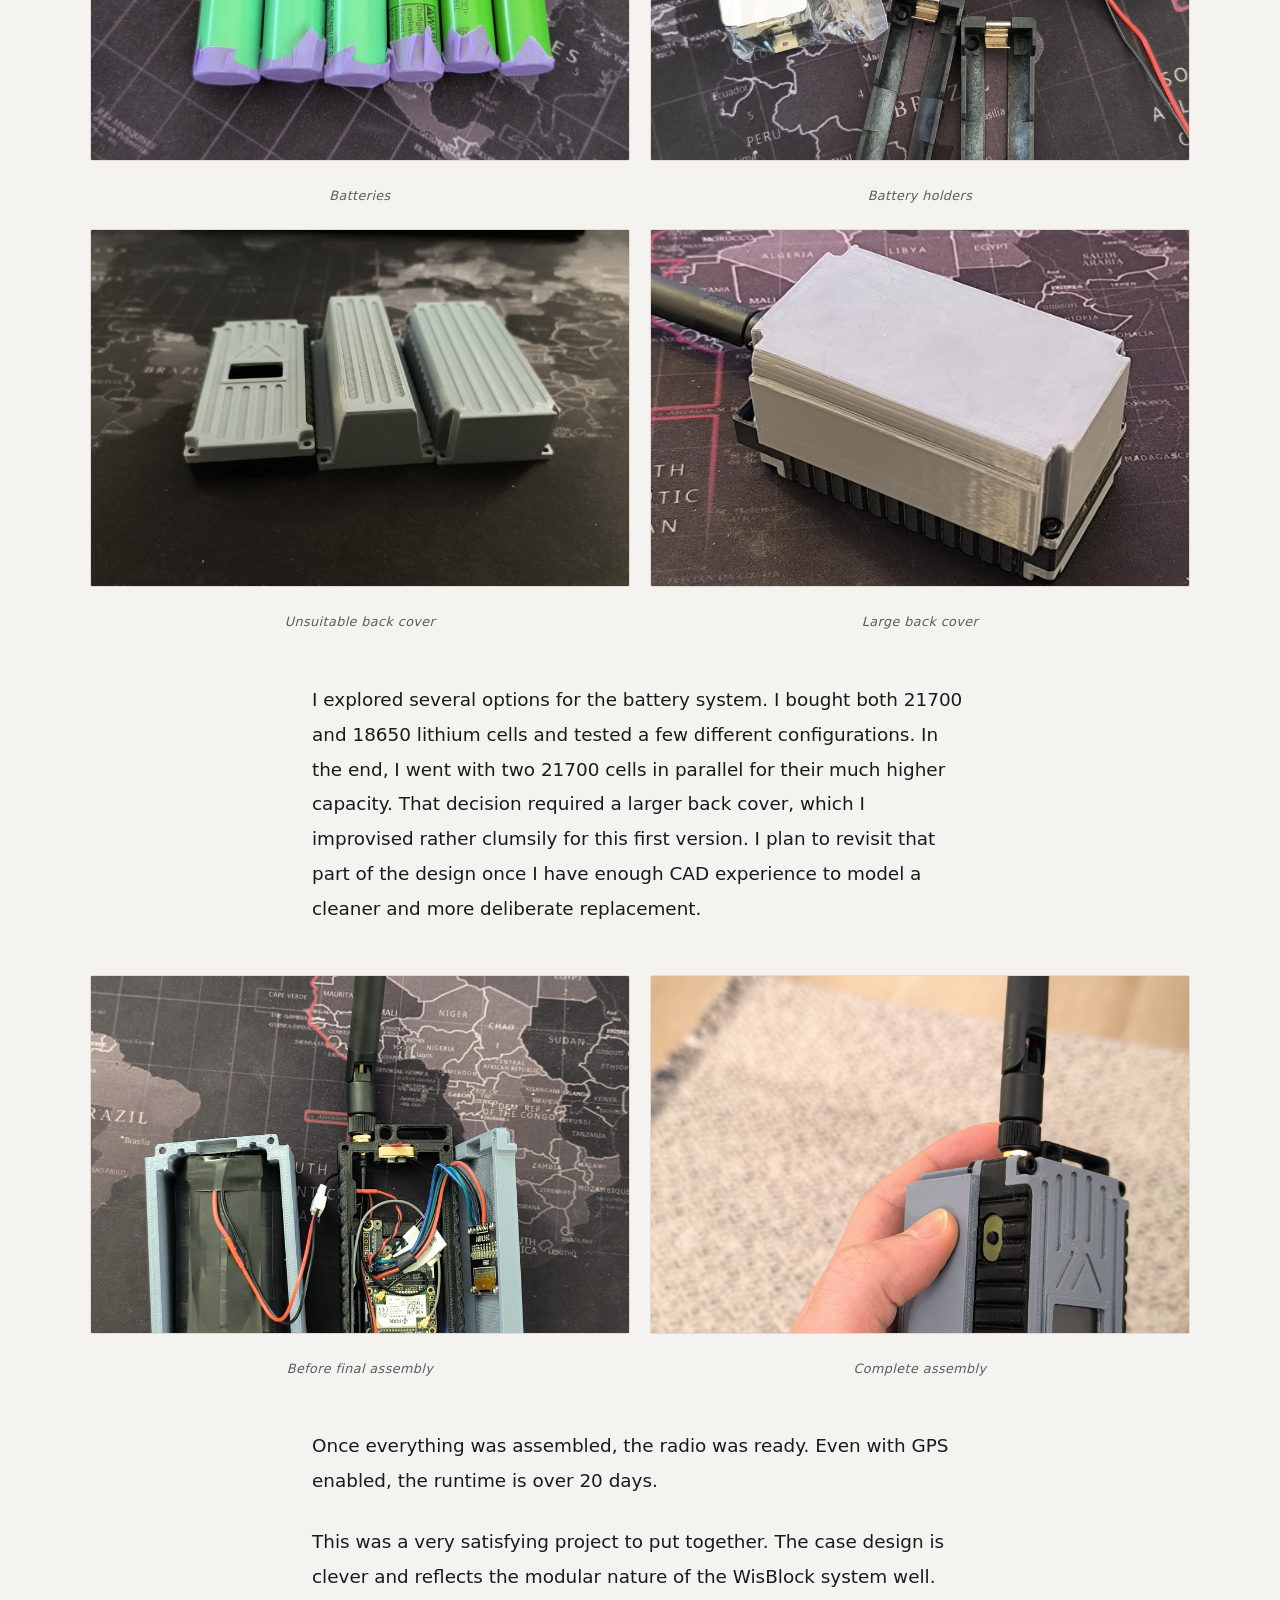
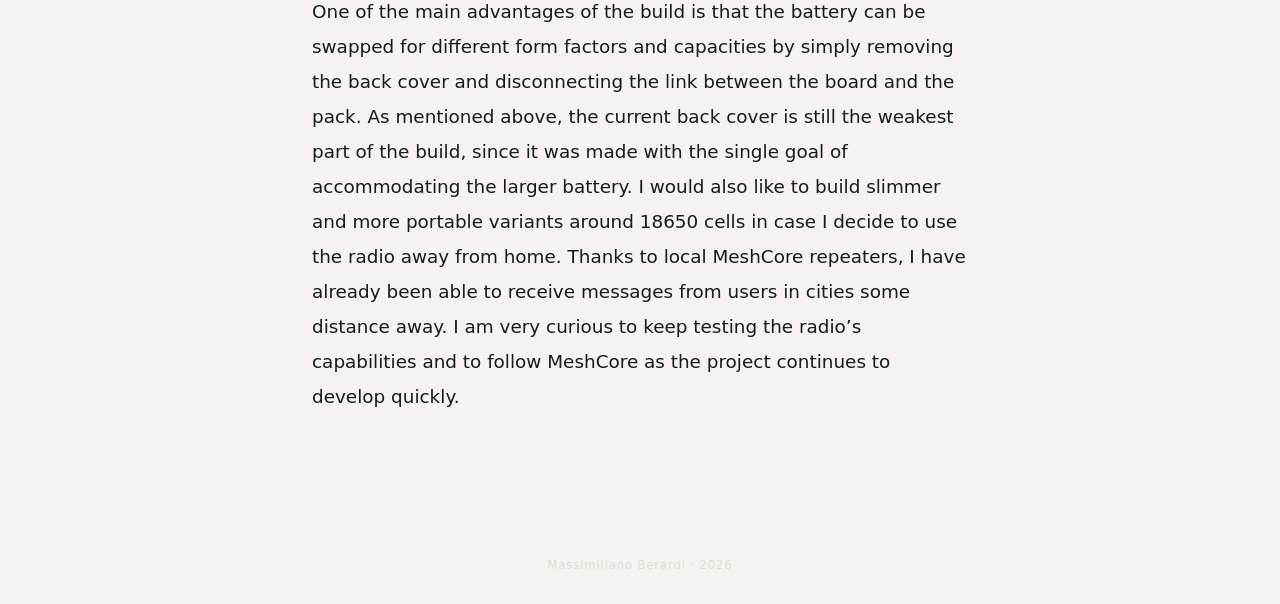
<file: project-meshcore-brick-exe.html>
<!DOCTYPE html>
<html lang="en">
<head>
  <meta charset="UTF-8">
  <meta name="viewport" content="width=device-width, initial-scale=1.0">
  <title>MeshCore BRICK.EXE — Massimiliano Berardi</title>
  <link rel="icon" type="image/svg+xml" href="assets/logo.svg">
  <link rel="stylesheet" href="assets/style.css?v=4da5b657b2">
  <script>
    (function(){
      var t=localStorage.getItem('theme');
      var d=window.matchMedia('(prefers-color-scheme: dark)').matches;
      document.documentElement.classList.add(t==='dark'||(!t&&d)?'dark':'light');
    })();
  </script>
</head>
<body>
  <canvas id="ripple-canvas"></canvas>
  <nav>
    <a href="index.html" class="logo" aria-label="Home">
    <svg viewBox="0 0 48 48" fill="none" xmlns="http://www.w3.org/2000/svg" aria-hidden="true">
      <circle cx="24" cy="24" r="21.5" stroke="currentColor" stroke-width="1.2"/>
      <text x="24" y="29.5" text-anchor="middle" font-family="Georgia, serif" font-size="13" fill="currentColor" letter-spacing="2">MB</text>
    </svg>
    </a>
    <ul class="nav-links">
      <li><a href="index.html#projects">Work</a></li>
      <li><a href="contact.html">Contact</a></li>
    </ul>
    <div class="nav-right">
      <a href="assets/CV.pdf" download class="cv-btn">CV</a>
      <button id="theme-toggle" class="theme-btn" aria-label="Toggle dark mode">
      <svg class="icon-moon" viewBox="0 0 24 24" fill="none" stroke-width="1.5" stroke-linecap="round" stroke-linejoin="round">
        <path d="M21 12.79A9 9 0 1 1 11.21 3 7 7 0 0 0 21 12.79z"/>
      </svg>
      <svg class="icon-sun" viewBox="0 0 24 24" fill="none" stroke-width="1.5" stroke-linecap="round" stroke-linejoin="round">
        <circle cx="12" cy="12" r="5"/><line x1="12" y1="1" x2="12" y2="3"/>
        <line x1="12" y1="21" x2="12" y2="23"/><line x1="4.22" y1="4.22" x2="5.64" y2="5.64"/>
        <line x1="18.36" y1="18.36" x2="19.78" y2="19.78"/><line x1="1" y1="12" x2="3" y2="12"/>
        <line x1="21" y1="12" x2="23" y2="12"/><line x1="4.22" y1="19.78" x2="5.64" y2="18.36"/>
        <line x1="18.36" y1="5.64" x2="19.78" y2="4.22"/>
      </svg>
    </button>
    </div>
  </nav>

  <div class="project-intro">
    <a href="index.html" class="back-link">
      <svg width="14" height="14" viewBox="0 0 24 24" fill="none" stroke="currentColor" stroke-width="2" stroke-linecap="round" stroke-linejoin="round">
        <polyline points="15 18 9 12 15 6"/>
      </svg>
      Back
    </a>
    <div class="project-header">
      <div class="year-chip">2025</div>
      <h1>MeshCore BRICK.EXE</h1>
      <p class="subtitle">MeshCore radio with large battery</p>
    </div>
  </div>

  <div class="project-hero">
    <img src="assets/pictures/mesh_radio/header.jpg" alt="MeshCore BRICK.EXE">
  </div>

  <div class="project-body">
    <hr class="project-divider">
    <div class="description">
      <p>I had been following Meshtastic for some time and had already tested it with friends, but its limits in range and reachability pushed me to look for alternatives.
That led me to MeshCore and, eventually, to building a dedicated device around the RAKwireless WisBlock platform.
The hardware is based on the RAK19007 WisBlock Base Board with a RAK4631 WisBlock Core, which combines a very low-power Nordic nRF52840 MCU with a Semtech SX1262 LoRa transceiver.
I paired it with the RAK12500 GNSS module and the RAK1921 OLED display.
The last step was finding a suitable enclosure, and I eventually settled on this versatile <a href="https://www.printables.com/model/286657-rak19007rak5005-case-for-meshtastic" target="_blank" rel="noopener">case model</a> by TonyG.</p>
<div class="image-row">
  <figure class="ref-image row-item">
    <img src="assets/pictures/mesh_radio/01.jpg" alt="Front">
      <figcaption>Front</figcaption>
  </figure>
  <figure class="ref-image row-item">
    <img src="assets/pictures/mesh_radio/02.jpg" alt="Back">
      <figcaption>Back</figcaption>
  </figure>
</div>
<p>I chose the ribbed version of the case, with the opening for the display.
It also includes a side push button, which works as the user button for navigating the menu.</p>
<div class="image-row">
  <figure class="ref-image row-item">
    <img src="assets/pictures/mesh_radio/03.jpg" alt="Sourcing glass">
      <figcaption>Sourcing glass</figcaption>
  </figure>
  <figure class="ref-image row-item">
    <img src="assets/pictures/mesh_radio/04.jpg" alt="Fitting glass">
      <figcaption>Fitting glass</figcaption>
  </figure>
  <figure class="ref-image row-item">
    <img src="assets/pictures/mesh_radio/05.jpg" alt="Fitting glass">
      <figcaption>Fitting glass</figcaption>
  </figure>
  <figure class="ref-image row-item">
    <img src="assets/pictures/mesh_radio/06.jpg" alt="Front view">
      <figcaption>Front view</figcaption>
  </figure>
</div>
<p>This version of the case needed a protective cover for the display.
Since I did not have any thin acrylic or hobby glass on hand, I cut a small rectangle from an old transparent plastic case with a rotary tool.
I then cleaned up the edges with very fine sandpaper and adjusted the size until it fit tightly into the opening.</p>
<div class="image-row">
  <figure class="ref-image row-item">
    <img src="assets/pictures/mesh_radio/07.jpg" alt="Display front">
      <figcaption>Display front</figcaption>
  </figure>
  <figure class="ref-image row-item">
    <img src="assets/pictures/mesh_radio/08.jpg" alt="Display back">
      <figcaption>Display back</figcaption>
  </figure>
  <figure class="ref-image row-item">
    <img src="assets/pictures/mesh_radio/09.jpg" alt="Display mounted">
      <figcaption>Display mounted</figcaption>
  </figure>
  <figure class="ref-image row-item">
    <img src="assets/pictures/mesh_radio/10.jpg" alt="Display ON">
      <figcaption>Display ON</figcaption>
  </figure>
  <figure class="ref-image row-item video-figure">
    <video preload="metadata" playsinline muted>
        <source src="assets/pictures/mesh_radio/vid-test-display.mp4">
      </video>
      <figcaption>Display test</figcaption>
  </figure>
</div>
<p>With the screen cover sorted out, I moved on to soldering the display and the user button, then mounting the assembly into the case with the supplied screws.</p>
<div class="image-row">
  <figure class="ref-image row-item">
    <img src="assets/pictures/mesh_radio/11.jpg" alt="Batteries">
      <figcaption>Batteries</figcaption>
  </figure>
  <figure class="ref-image row-item">
    <img src="assets/pictures/mesh_radio/12.jpg" alt="Battery holders">
      <figcaption>Battery holders</figcaption>
  </figure>
  <figure class="ref-image row-item">
    <img src="assets/pictures/mesh_radio/13.jpg" alt="Unsuitable back cover">
      <figcaption>Unsuitable back cover</figcaption>
  </figure>
  <figure class="ref-image row-item">
    <img src="assets/pictures/mesh_radio/14.jpg" alt="Large back cover">
      <figcaption>Large back cover</figcaption>
  </figure>
</div>
<p>I explored several options for the battery system.
I bought both 21700 and 18650 lithium cells and tested a few different configurations.
In the end, I went with two 21700 cells in parallel for their much higher capacity.
That decision required a larger back cover, which I improvised rather clumsily for this first version.
I plan to revisit that part of the design once I have enough CAD experience to model a cleaner and more deliberate replacement.</p>
<div class="image-row">
  <figure class="ref-image row-item">
    <img src="assets/pictures/mesh_radio/15.jpg" alt="Before final assembly">
      <figcaption>Before final assembly</figcaption>
  </figure>
  <figure class="ref-image row-item">
    <img src="assets/pictures/mesh_radio/16.jpg" alt="Complete assembly">
      <figcaption>Complete assembly</figcaption>
  </figure>
</div>
<p>Once everything was assembled, the radio was ready.
Even with GPS enabled, the runtime is over 20 days.</p>
<p>This was a very satisfying project to put together.
The case design is clever and reflects the modular nature of the WisBlock system well.
One of the main advantages of the build is that the battery can be swapped for different form factors and capacities by simply removing the back cover and disconnecting the link between the board and the pack.
As mentioned above, the current back cover is still the weakest part of the build, since it was made with the single goal of accommodating the larger battery.
I would also like to build slimmer and more portable variants around 18650 cells in case I decide to use the radio away from home.
Thanks to local MeshCore repeaters, I have already been able to receive messages from users in cities some distance away.
I am very curious to keep testing the radio’s capabilities and to follow MeshCore as the project continues to develop quickly.</p>
    </div>
  </div>

  <footer>Massimiliano Berardi &middot; 2026</footer>
  <script src="assets/animation.js?v=f67c58d99d"></script>
</body>
</html>
</file>
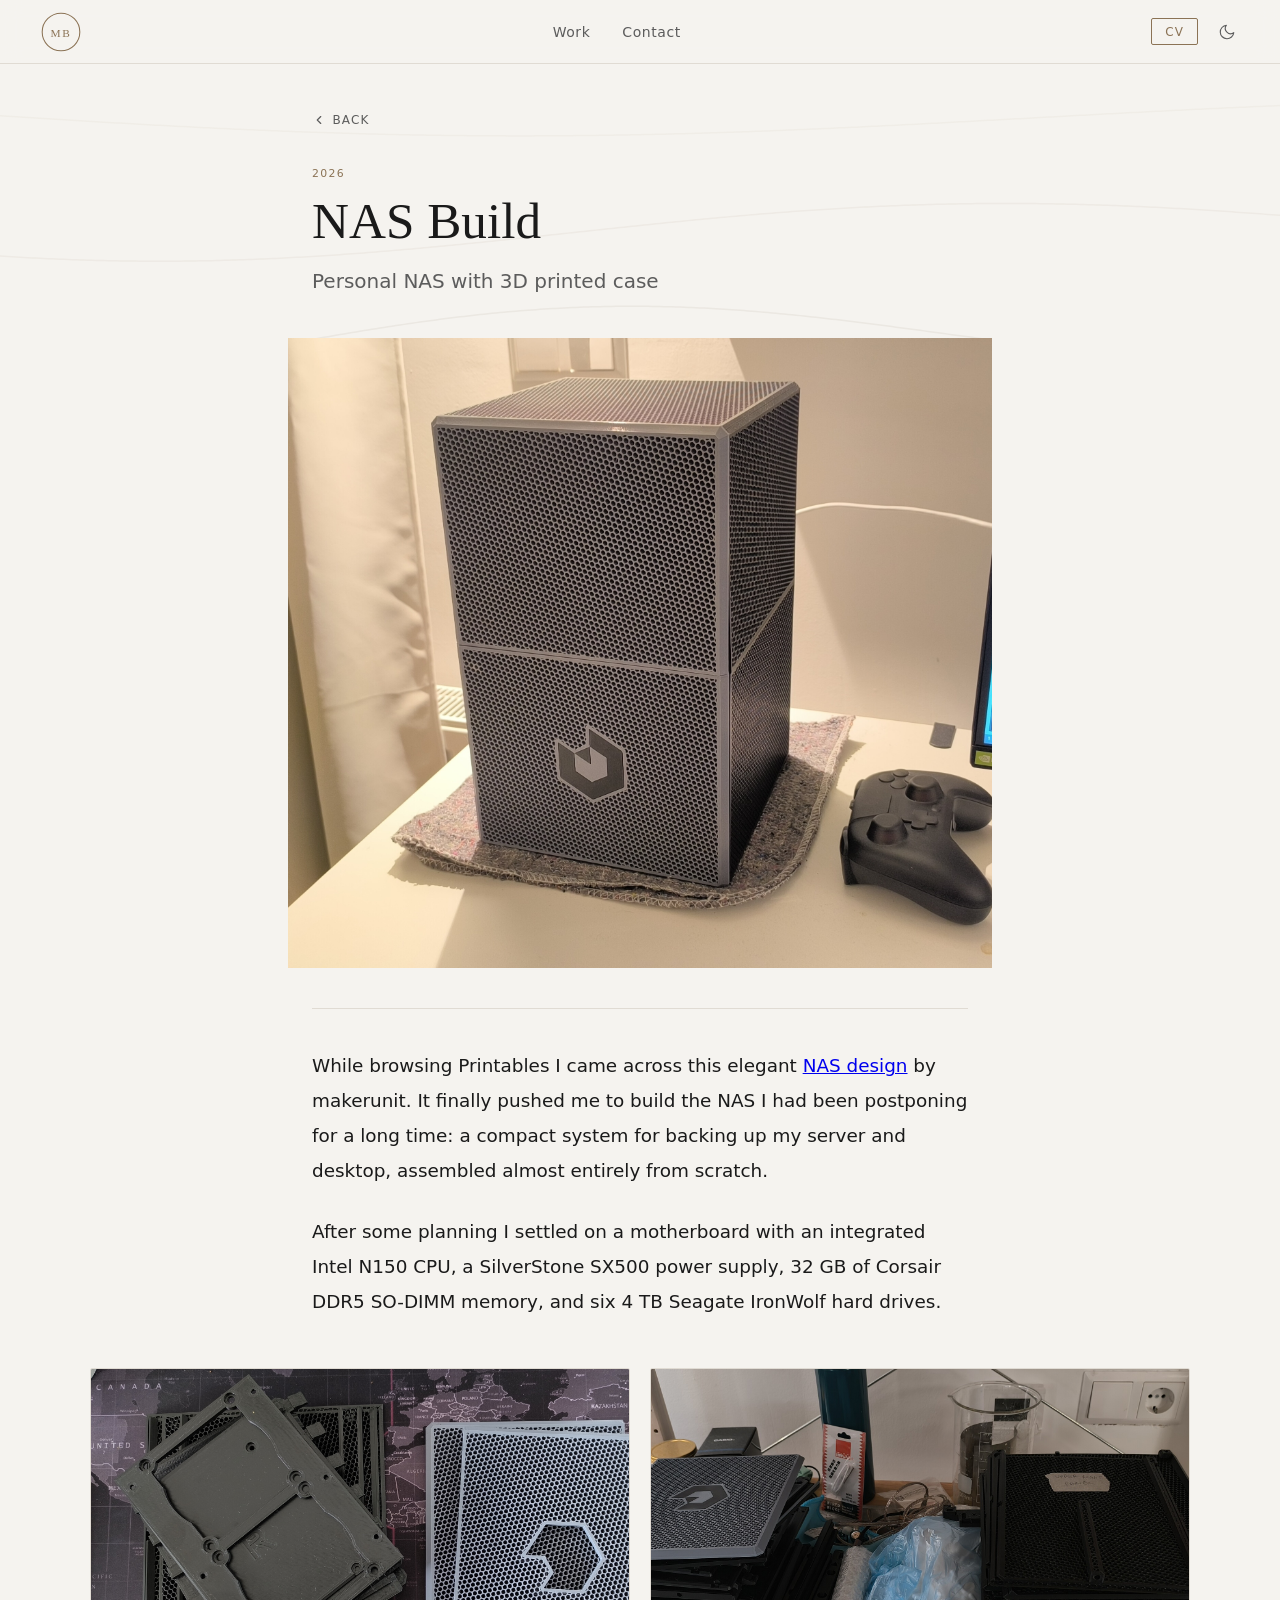
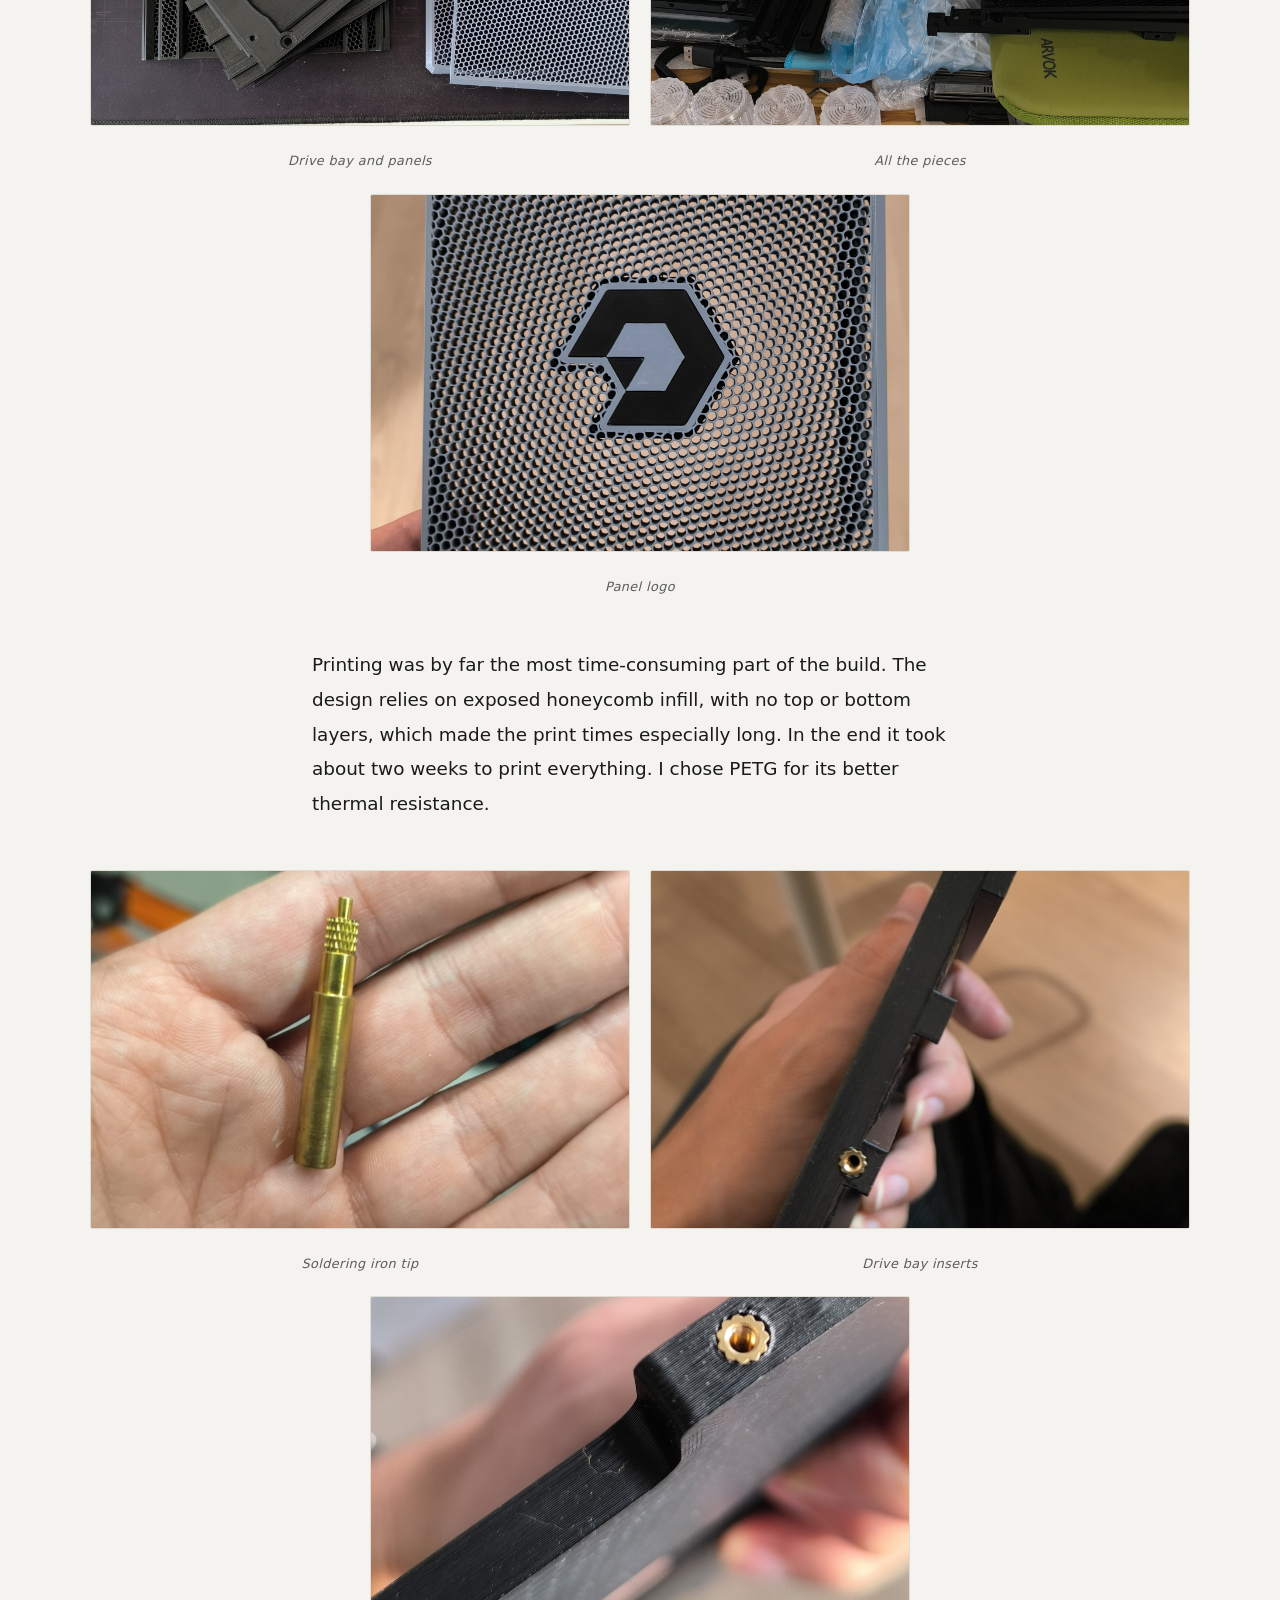
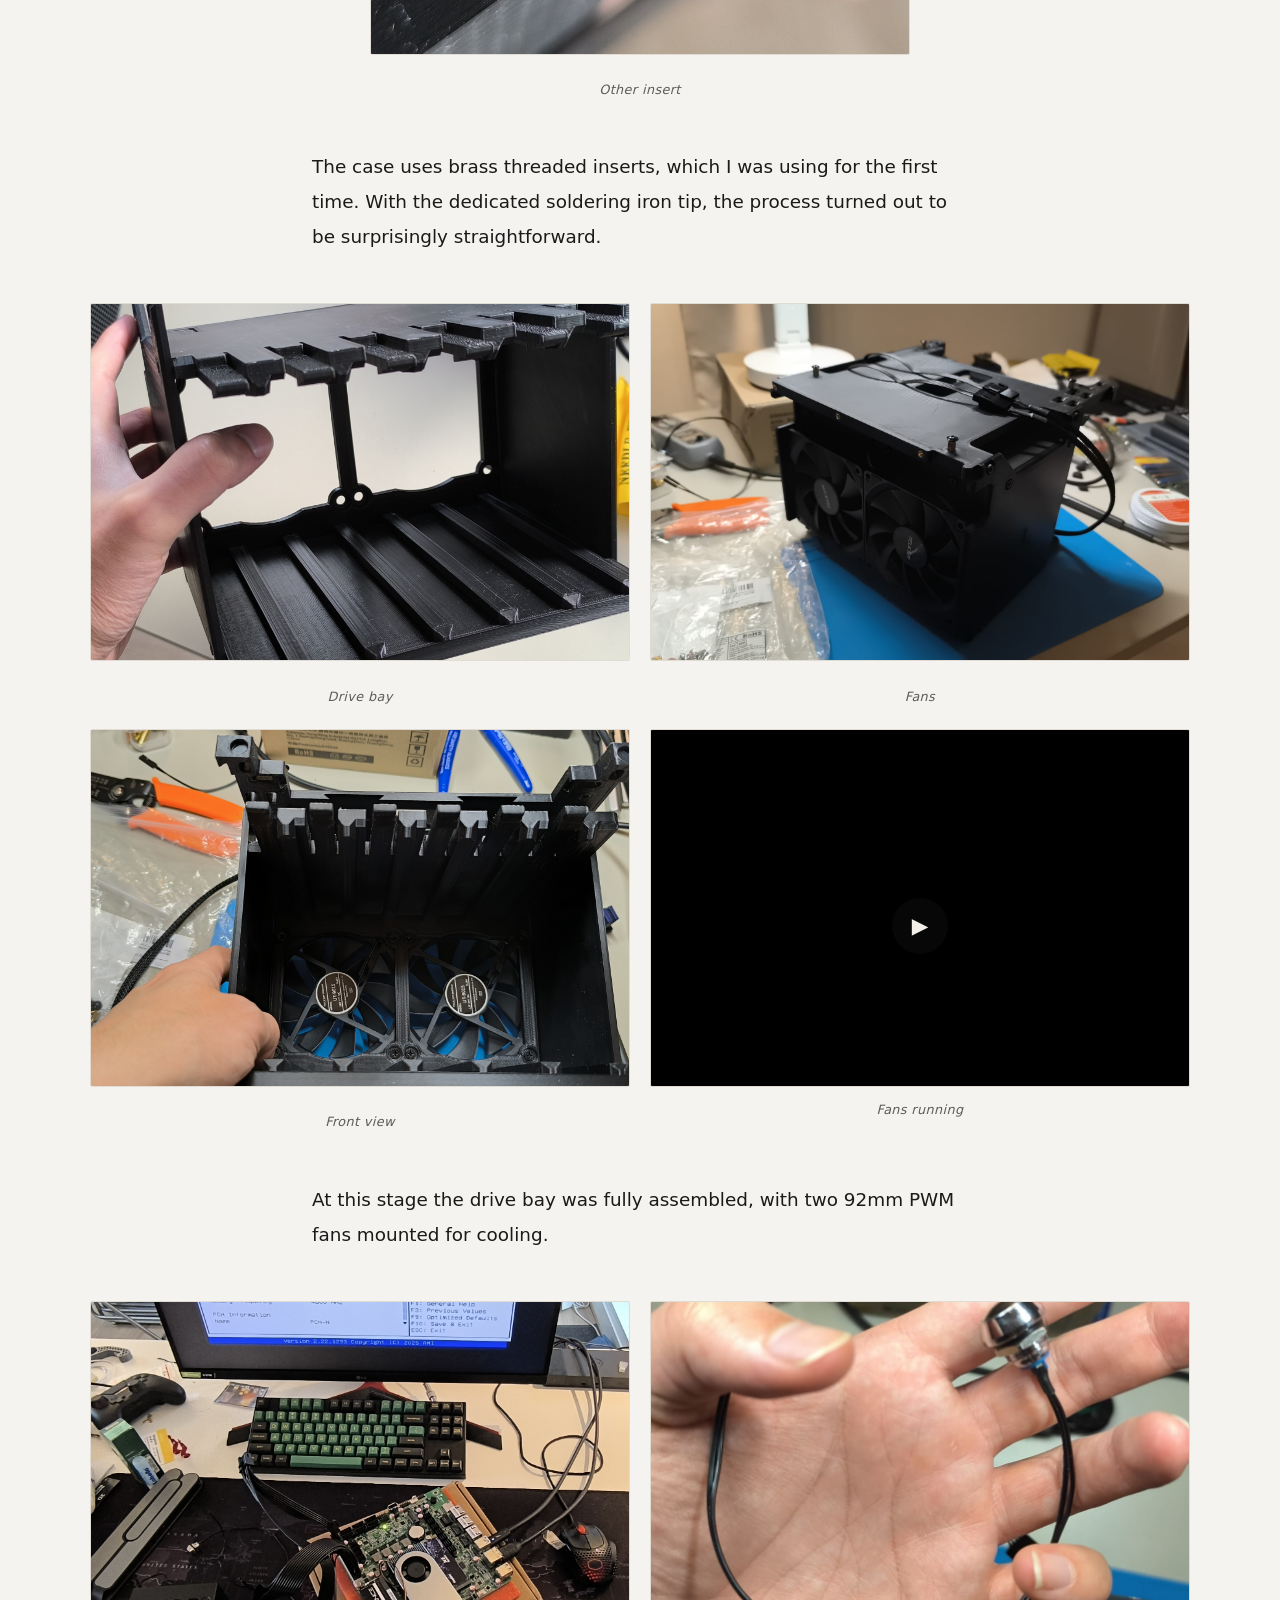
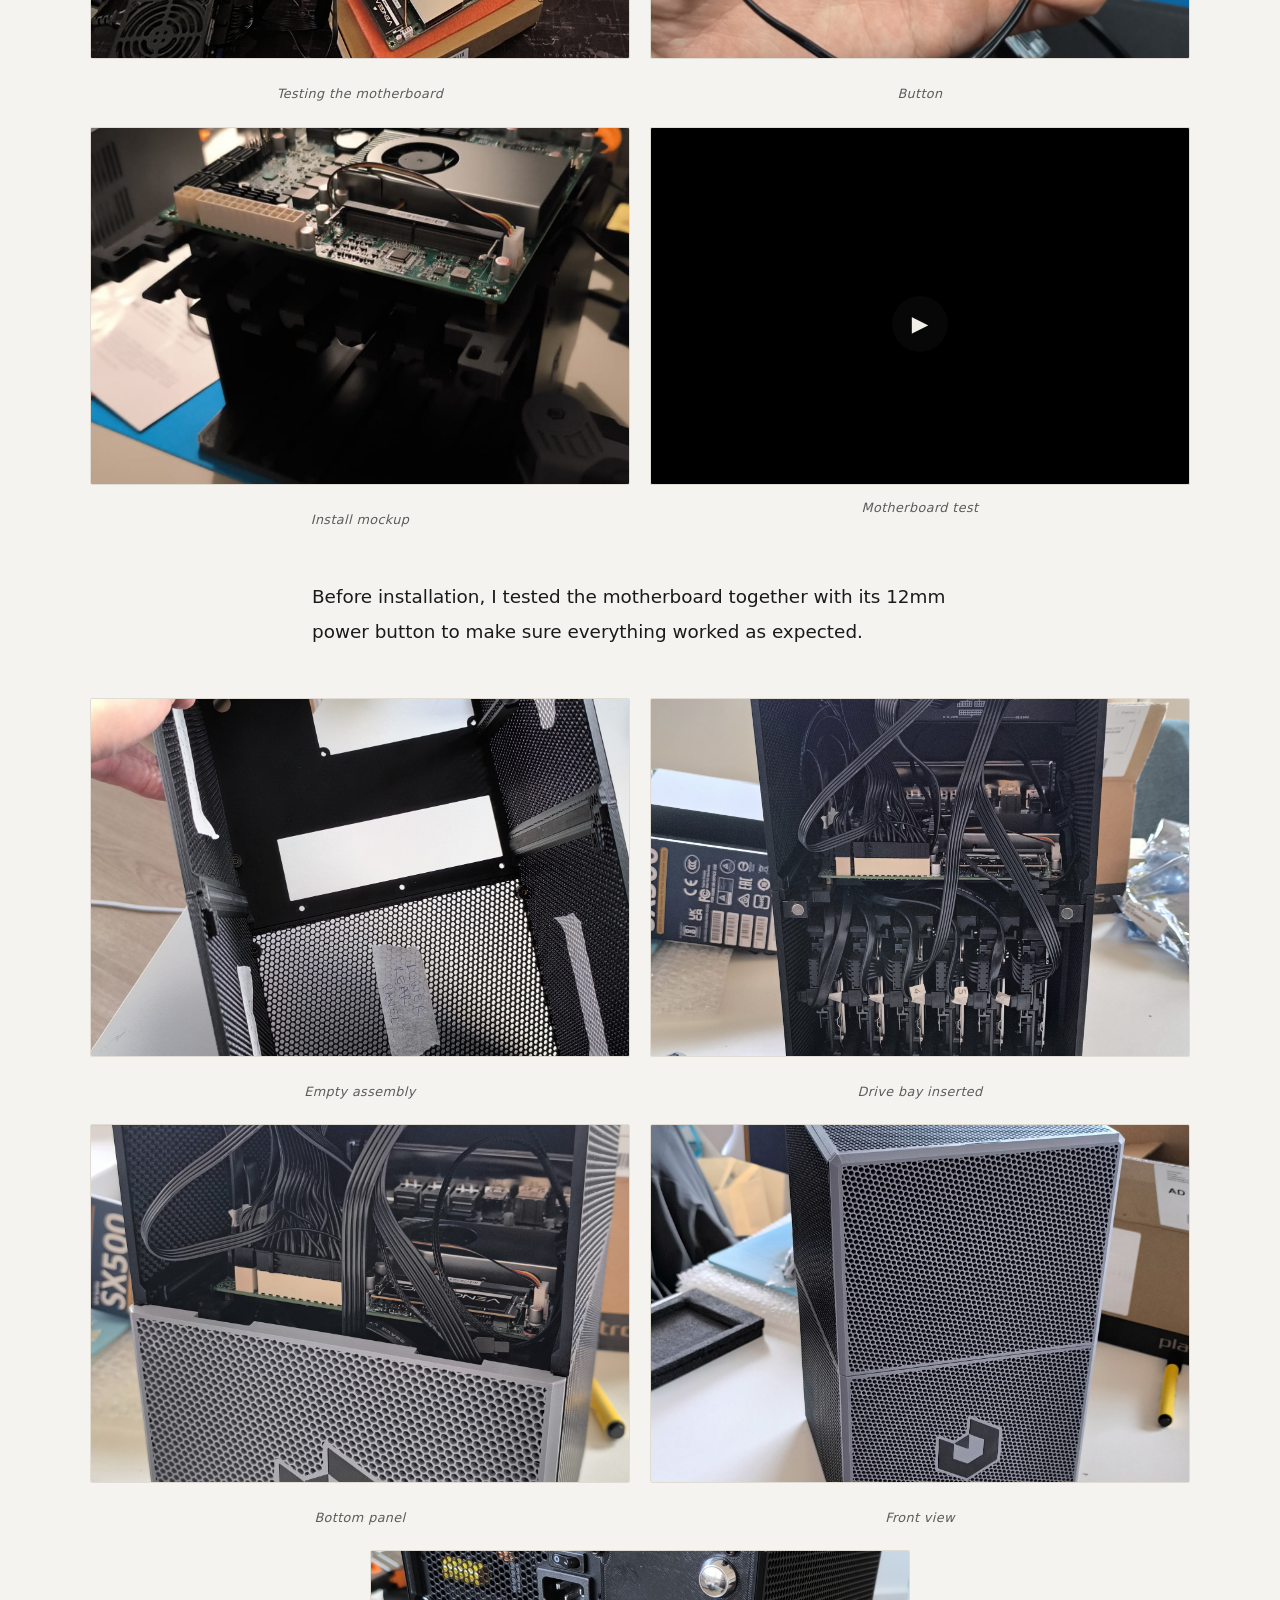
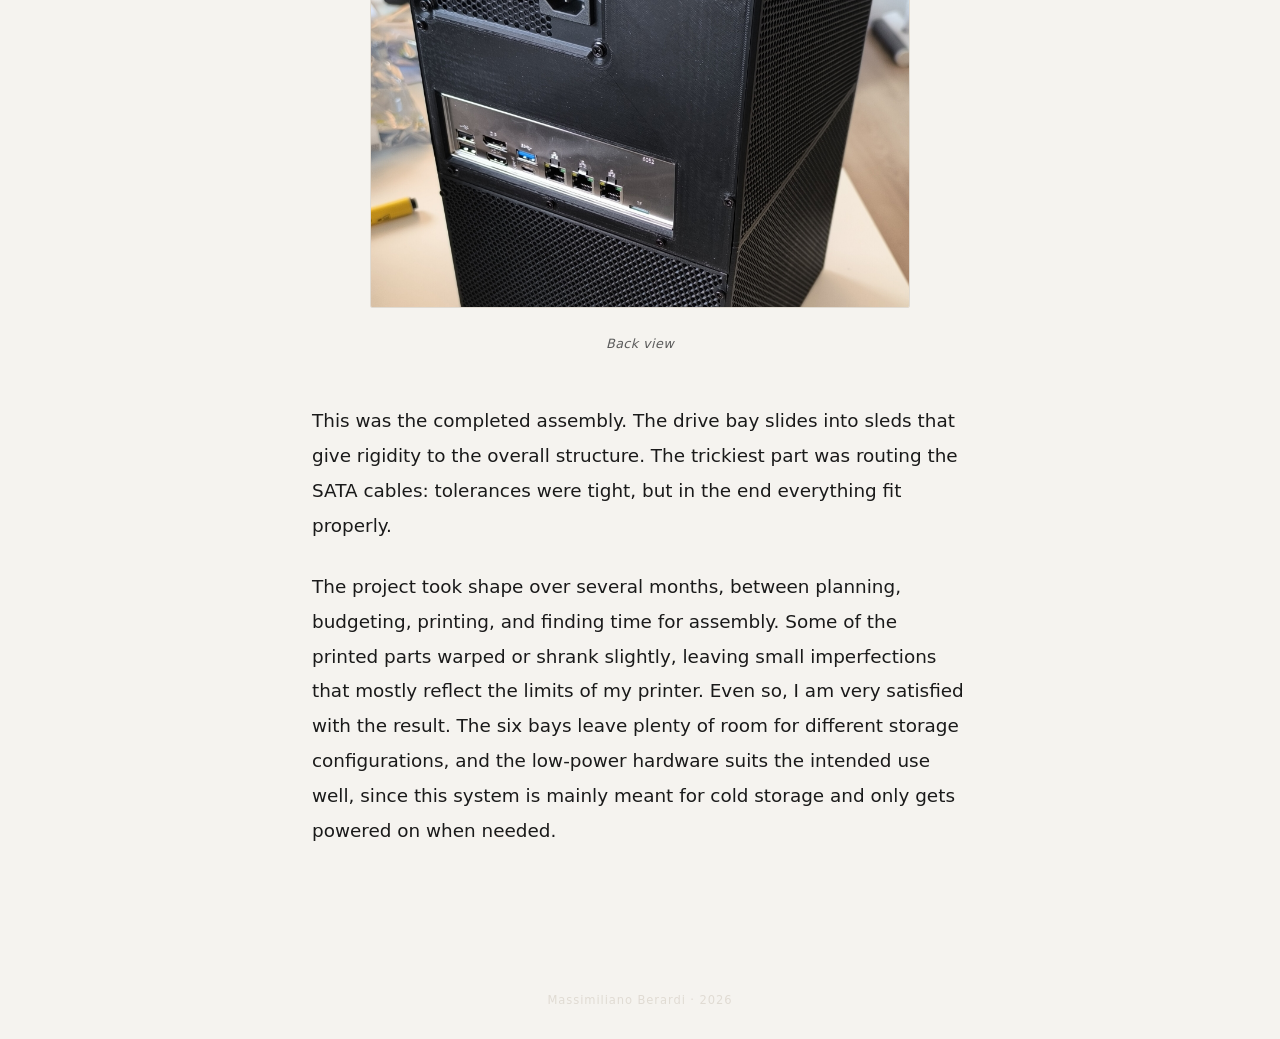
<file: project-nas.html>
<!DOCTYPE html>
<html lang="en">
<head>
  <meta charset="UTF-8">
  <meta name="viewport" content="width=device-width, initial-scale=1.0">
  <title>NAS Build — Massimiliano Berardi</title>
  <link rel="icon" type="image/svg+xml" href="assets/logo.svg">
  <link rel="stylesheet" href="assets/style.css?v=4da5b657b2">
  <script>
    (function(){
      var t=localStorage.getItem('theme');
      var d=window.matchMedia('(prefers-color-scheme: dark)').matches;
      document.documentElement.classList.add(t==='dark'||(!t&&d)?'dark':'light');
    })();
  </script>
</head>
<body>
  <canvas id="ripple-canvas"></canvas>
  <nav>
    <a href="index.html" class="logo" aria-label="Home">
    <svg viewBox="0 0 48 48" fill="none" xmlns="http://www.w3.org/2000/svg" aria-hidden="true">
      <circle cx="24" cy="24" r="21.5" stroke="currentColor" stroke-width="1.2"/>
      <text x="24" y="29.5" text-anchor="middle" font-family="Georgia, serif" font-size="13" fill="currentColor" letter-spacing="2">MB</text>
    </svg>
    </a>
    <ul class="nav-links">
      <li><a href="index.html#projects">Work</a></li>
      <li><a href="contact.html">Contact</a></li>
    </ul>
    <div class="nav-right">
      <a href="assets/CV.pdf" download class="cv-btn">CV</a>
      <button id="theme-toggle" class="theme-btn" aria-label="Toggle dark mode">
      <svg class="icon-moon" viewBox="0 0 24 24" fill="none" stroke-width="1.5" stroke-linecap="round" stroke-linejoin="round">
        <path d="M21 12.79A9 9 0 1 1 11.21 3 7 7 0 0 0 21 12.79z"/>
      </svg>
      <svg class="icon-sun" viewBox="0 0 24 24" fill="none" stroke-width="1.5" stroke-linecap="round" stroke-linejoin="round">
        <circle cx="12" cy="12" r="5"/><line x1="12" y1="1" x2="12" y2="3"/>
        <line x1="12" y1="21" x2="12" y2="23"/><line x1="4.22" y1="4.22" x2="5.64" y2="5.64"/>
        <line x1="18.36" y1="18.36" x2="19.78" y2="19.78"/><line x1="1" y1="12" x2="3" y2="12"/>
        <line x1="21" y1="12" x2="23" y2="12"/><line x1="4.22" y1="19.78" x2="5.64" y2="18.36"/>
        <line x1="18.36" y1="5.64" x2="19.78" y2="4.22"/>
      </svg>
    </button>
    </div>
  </nav>

  <div class="project-intro">
    <a href="index.html" class="back-link">
      <svg width="14" height="14" viewBox="0 0 24 24" fill="none" stroke="currentColor" stroke-width="2" stroke-linecap="round" stroke-linejoin="round">
        <polyline points="15 18 9 12 15 6"/>
      </svg>
      Back
    </a>
    <div class="project-header">
      <div class="year-chip">2026</div>
      <h1>NAS Build</h1>
      <p class="subtitle">Personal NAS with 3D printed case</p>
    </div>
  </div>

  <div class="project-hero">
    <img src="assets/pictures/nas/header.jpg" alt="NAS Build">
  </div>

  <div class="project-body">
    <hr class="project-divider">
    <div class="description">
      <p>While browsing Printables I came across this elegant <a href="https://www.printables.com/model/837218-nas-case-6-bay-3-ssd" target="_blank" rel="noopener">NAS design</a> by makerunit.
It finally pushed me to build the NAS I had been postponing for a long time: a compact system for backing up my server and desktop, assembled almost entirely from scratch.</p>
<p>After some planning I settled on a motherboard with an integrated Intel N150 CPU, a SilverStone SX500 power supply, 32 GB of Corsair DDR5 SO-DIMM memory, and six 4 TB Seagate IronWolf hard drives.</p>
<div class="image-row">
  <figure class="ref-image row-item">
    <img src="assets/pictures/nas/01.jpg" alt="Drive bay and panels">
      <figcaption>Drive bay and panels</figcaption>
  </figure>
  <figure class="ref-image row-item">
    <img src="assets/pictures/nas/02.jpg" alt="All the pieces">
      <figcaption>All the pieces</figcaption>
  </figure>
  <figure class="ref-image row-item">
    <img src="assets/pictures/nas/03.jpg" alt="Panel logo">
      <figcaption>Panel logo</figcaption>
  </figure>
</div>
<p>Printing was by far the most time-consuming part of the build.
The design relies on exposed honeycomb infill, with no top or bottom layers, which made the print times especially long.
In the end it took about two weeks to print everything.
I chose PETG for its better thermal resistance.</p>
<div class="image-row">
  <figure class="ref-image row-item">
    <img src="assets/pictures/nas/04.jpg" alt="Soldering iron tip">
      <figcaption>Soldering iron tip</figcaption>
  </figure>
  <figure class="ref-image row-item">
    <img src="assets/pictures/nas/05.jpg" alt="Drive bay inserts">
      <figcaption>Drive bay inserts</figcaption>
  </figure>
  <figure class="ref-image row-item">
    <img src="assets/pictures/nas/06.jpg" alt="Other insert">
      <figcaption>Other insert</figcaption>
  </figure>
</div>
<p>The case uses brass threaded inserts, which I was using for the first time.
With the dedicated soldering iron tip, the process turned out to be surprisingly straightforward.</p>
<div class="image-row">
  <figure class="ref-image row-item">
    <img src="assets/pictures/nas/07.jpg" alt="Drive bay">
      <figcaption>Drive bay</figcaption>
  </figure>
  <figure class="ref-image row-item">
    <img src="assets/pictures/nas/08.jpg" alt="Fans">
      <figcaption>Fans</figcaption>
  </figure>
  <figure class="ref-image row-item">
    <img src="assets/pictures/nas/09.jpg" alt="Front view">
      <figcaption>Front view</figcaption>
  </figure>
  <figure class="ref-image row-item video-figure">
    <video preload="metadata" playsinline muted>
        <source src="assets/pictures/nas/vid-fans.mp4">
      </video>
      <figcaption>Fans running</figcaption>
  </figure>
</div>
<p>At this stage the drive bay was fully assembled, with two 92mm PWM fans mounted for cooling.</p>
<div class="image-row">
  <figure class="ref-image row-item">
    <img src="assets/pictures/nas/10.jpg" alt="Testing the motherboard">
      <figcaption>Testing the motherboard</figcaption>
  </figure>
  <figure class="ref-image row-item">
    <img src="assets/pictures/nas/11.jpg" alt="Button">
      <figcaption>Button</figcaption>
  </figure>
  <figure class="ref-image row-item">
    <img src="assets/pictures/nas/12.jpg" alt="Install mockup">
      <figcaption>Install mockup</figcaption>
  </figure>
  <figure class="ref-image row-item video-figure">
    <video preload="metadata" playsinline muted>
        <source src="assets/pictures/nas/vid-motherboard.mp4">
      </video>
      <figcaption>Motherboard test</figcaption>
  </figure>
</div>
<p>Before installation, I tested the motherboard together with its 12mm power button to make sure everything worked as expected.</p>
<div class="image-row">
  <figure class="ref-image row-item">
    <img src="assets/pictures/nas/13.jpg" alt="Empty assembly">
      <figcaption>Empty assembly</figcaption>
  </figure>
  <figure class="ref-image row-item">
    <img src="assets/pictures/nas/14.jpg" alt="Drive bay inserted">
      <figcaption>Drive bay inserted</figcaption>
  </figure>
  <figure class="ref-image row-item">
    <img src="assets/pictures/nas/15.jpg" alt="Bottom panel">
      <figcaption>Bottom panel</figcaption>
  </figure>
  <figure class="ref-image row-item">
    <img src="assets/pictures/nas/16.jpg" alt="Front view">
      <figcaption>Front view</figcaption>
  </figure>
  <figure class="ref-image row-item">
    <img src="assets/pictures/nas/17.jpg" alt="Back view">
      <figcaption>Back view</figcaption>
  </figure>
</div>
<p>This was the completed assembly.
The drive bay slides into sleds that give rigidity to the overall structure.
The trickiest part was routing the SATA cables: tolerances were tight, but in the end everything fit properly.</p>
<p>The project took shape over several months, between planning, budgeting, printing, and finding time for assembly.
Some of the printed parts warped or shrank slightly, leaving small imperfections that mostly reflect the limits of my printer.
Even so, I am very satisfied with the result.
The six bays leave plenty of room for different storage configurations, and the low-power hardware suits the intended use well, since this system is mainly meant for cold storage and only gets powered on when needed.</p>
    </div>
  </div>

  <footer>Massimiliano Berardi &middot; 2026</footer>
  <script src="assets/animation.js?v=f67c58d99d"></script>
</body>
</html>
</file>
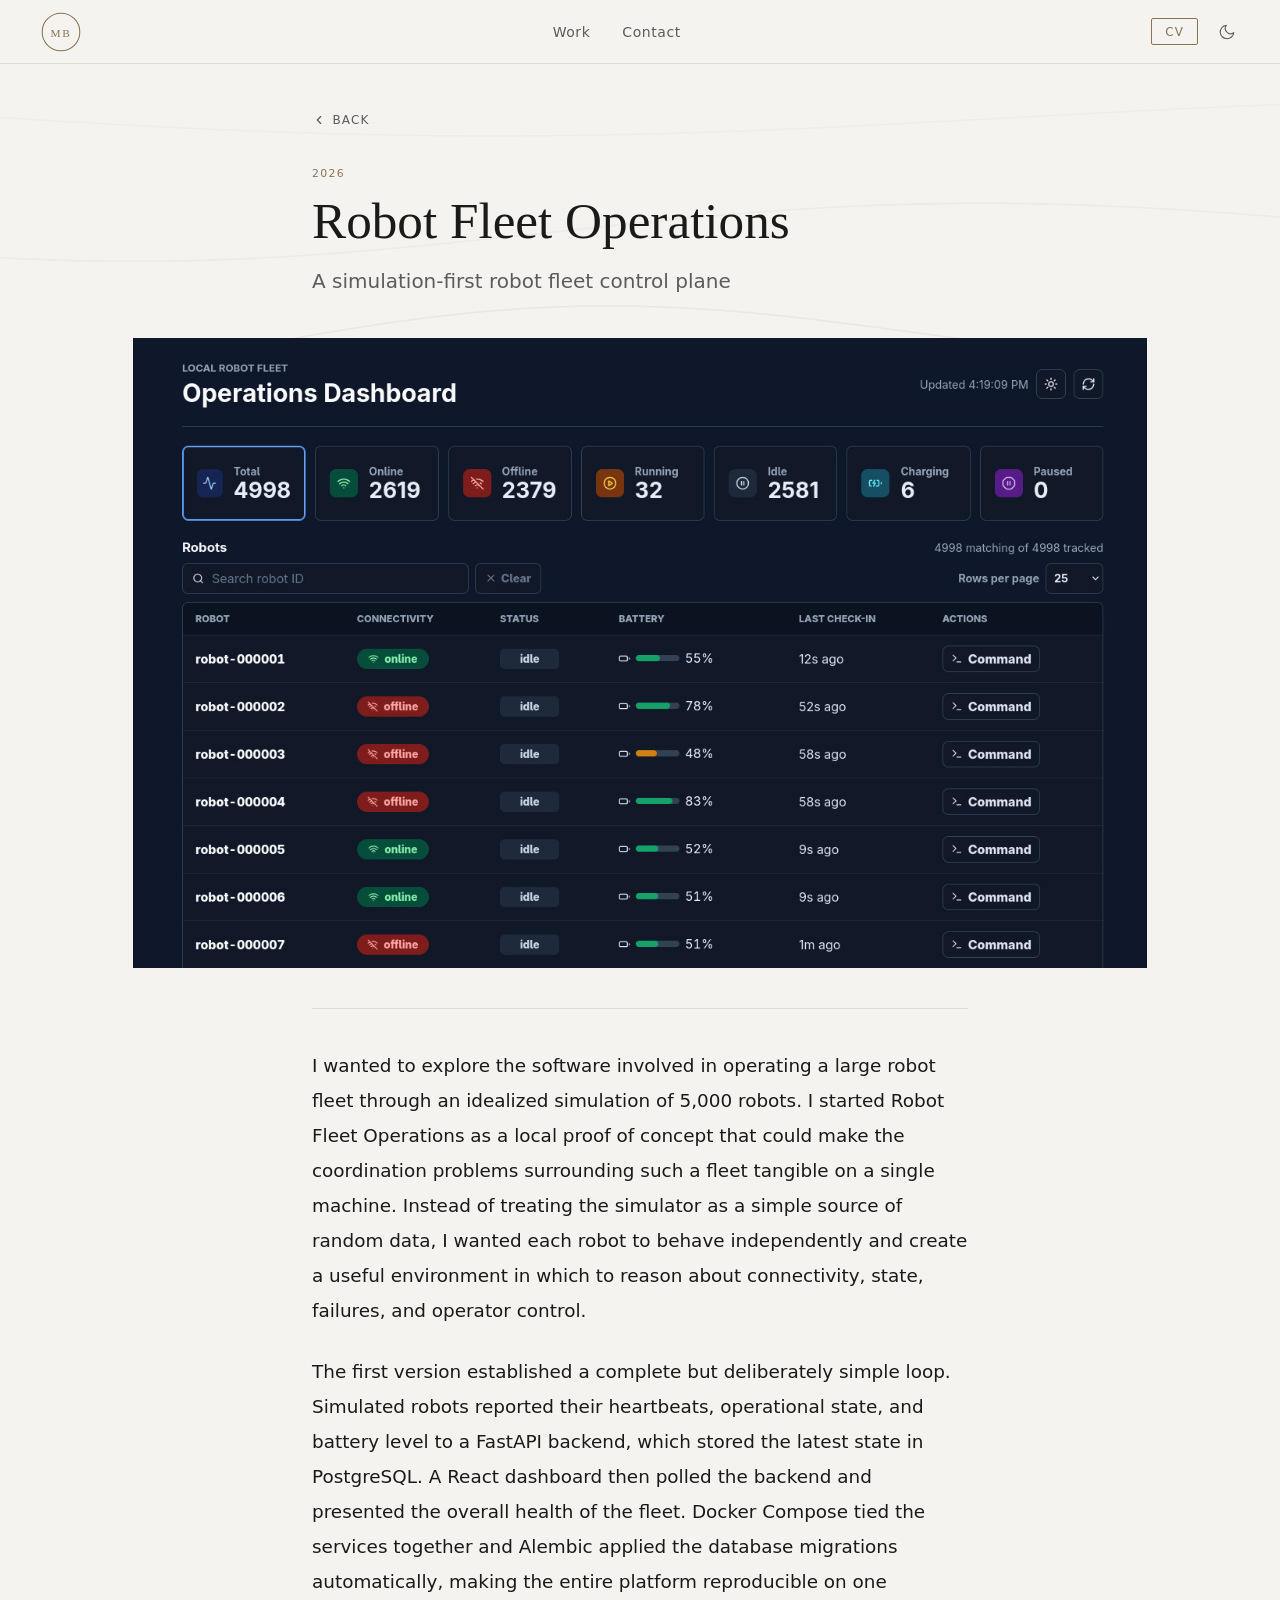
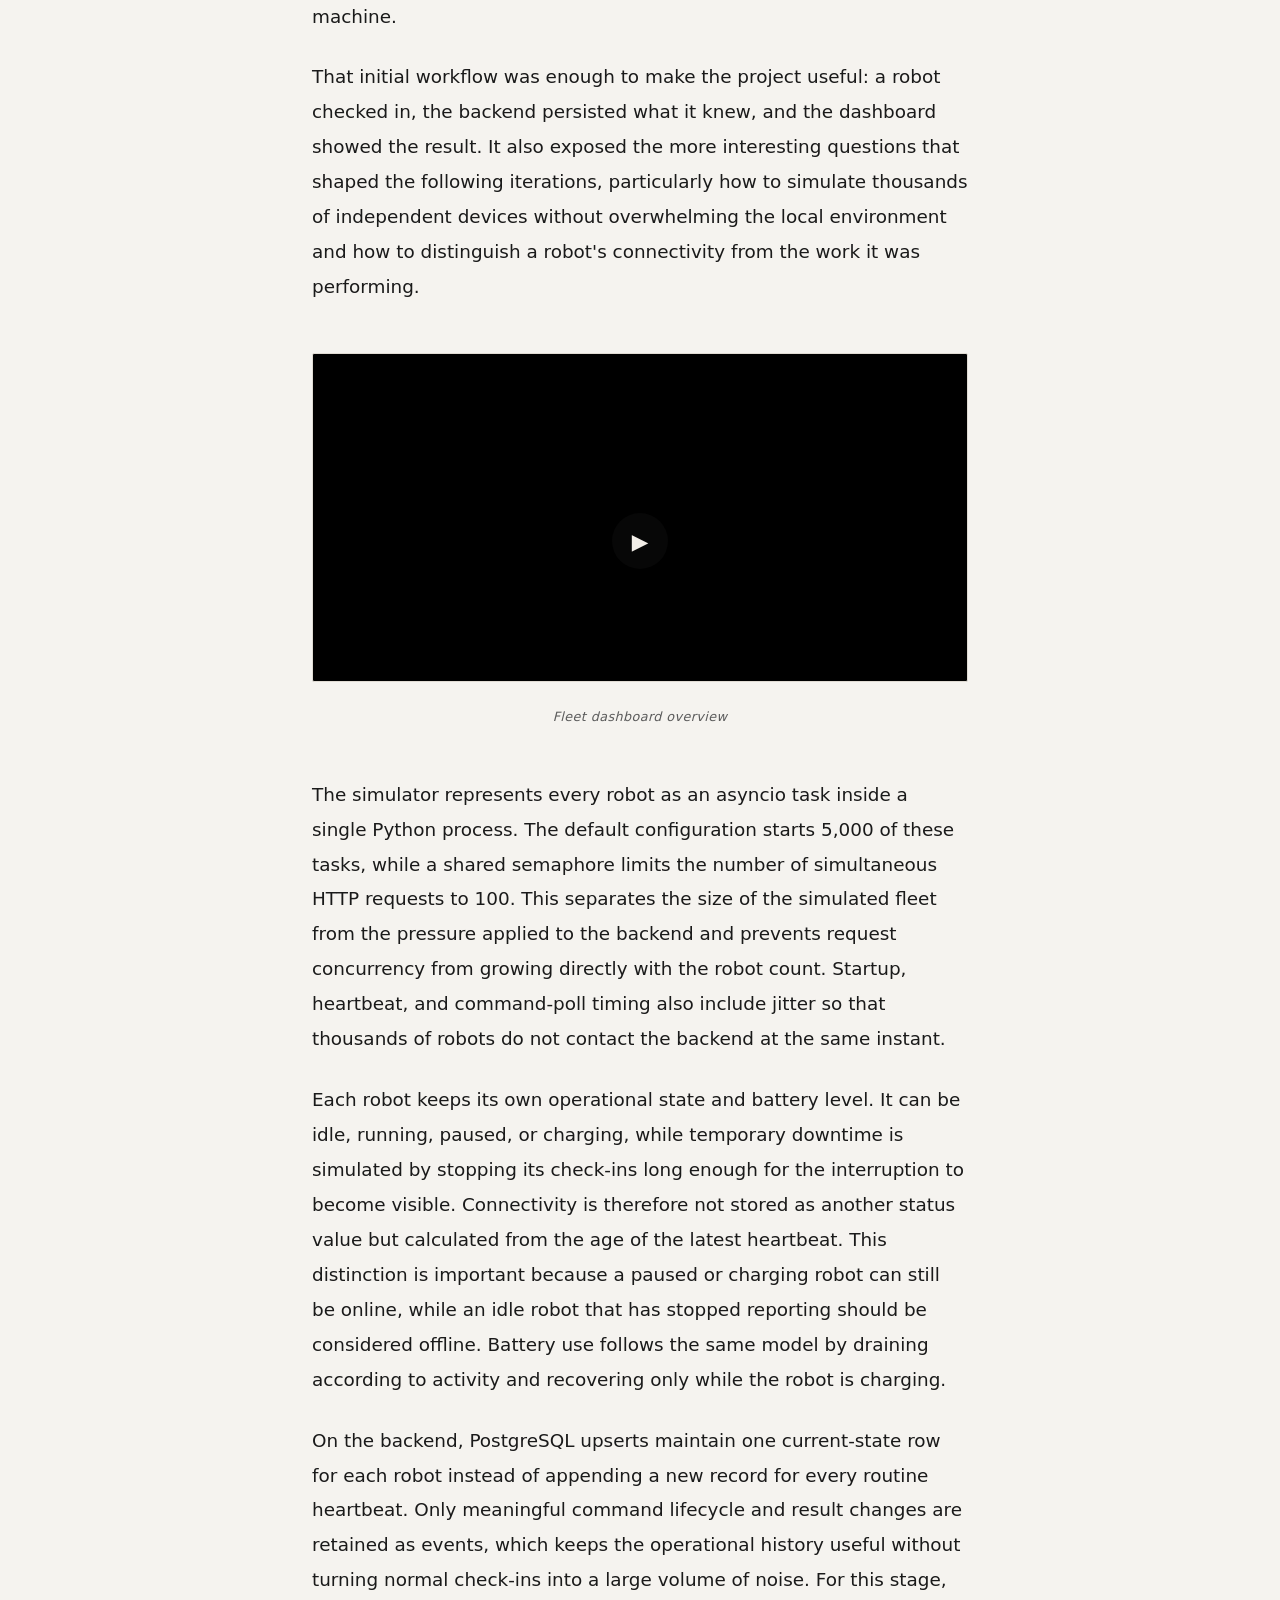
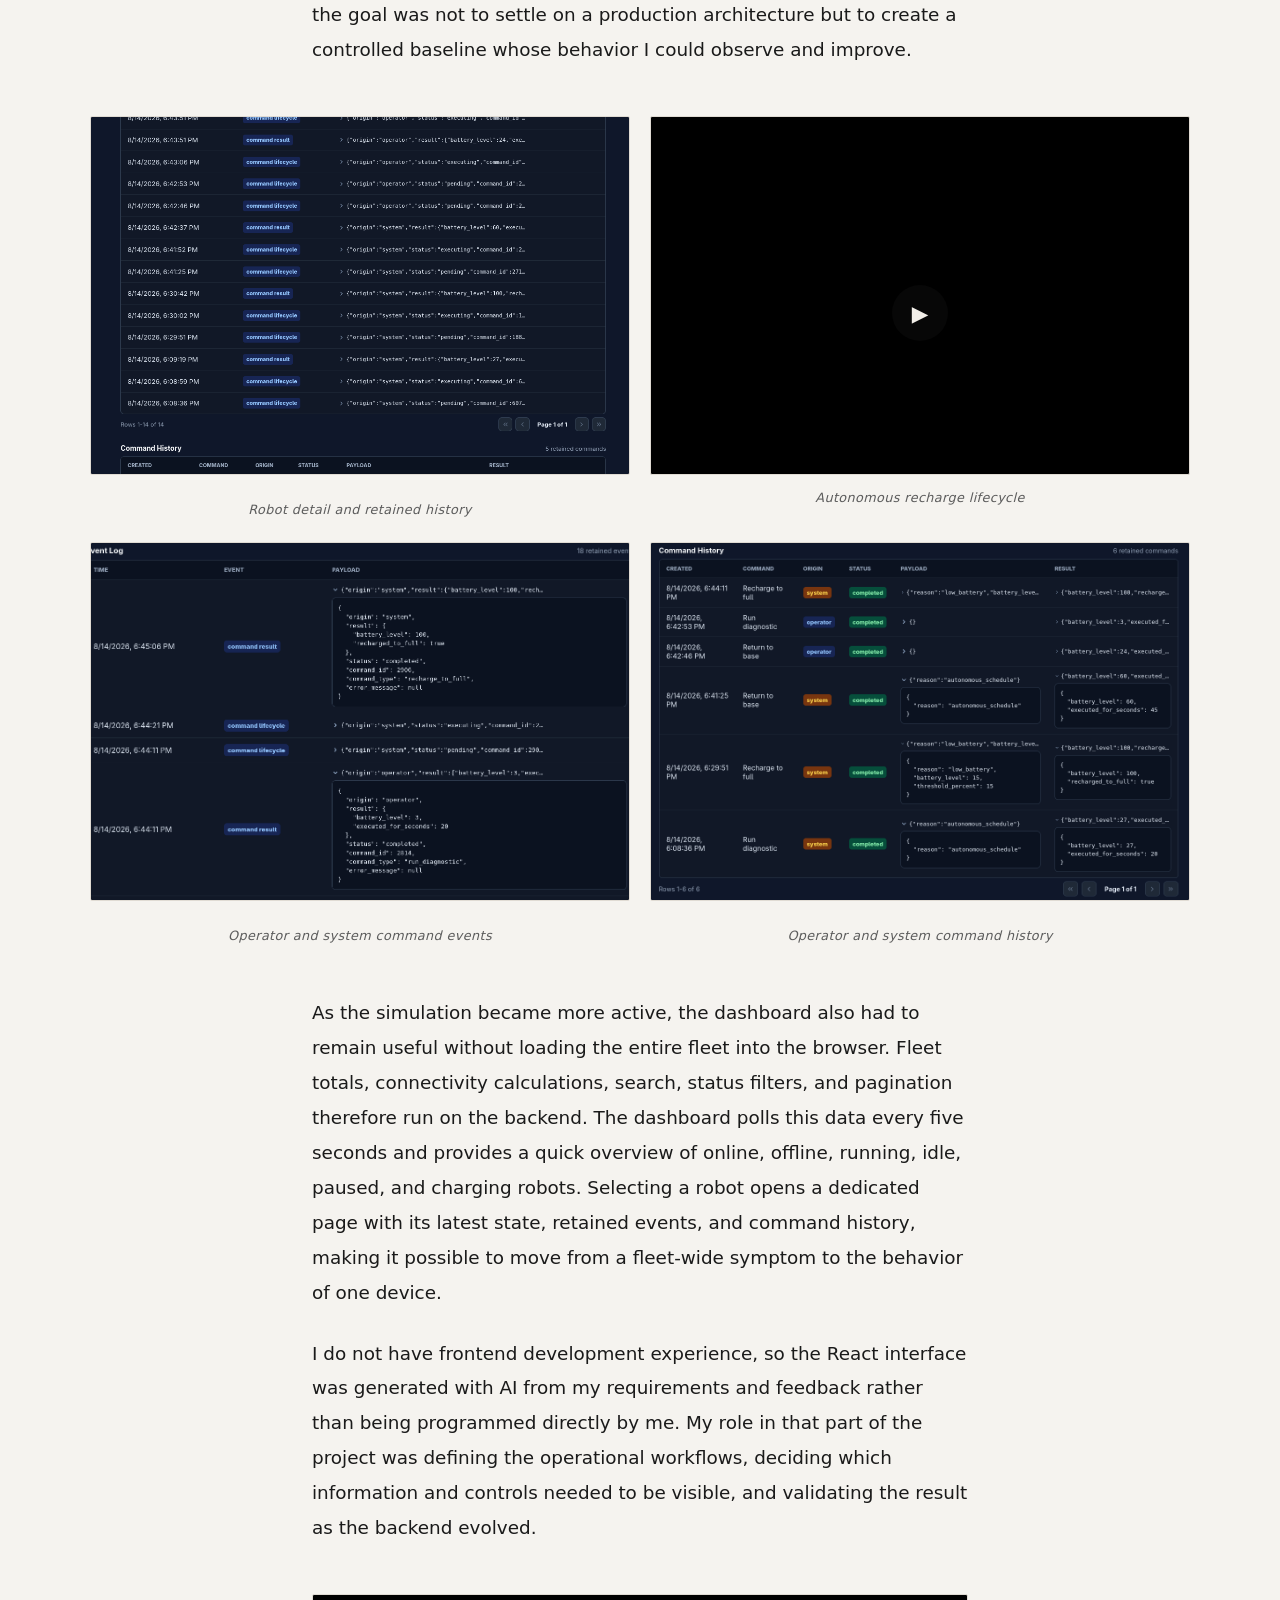
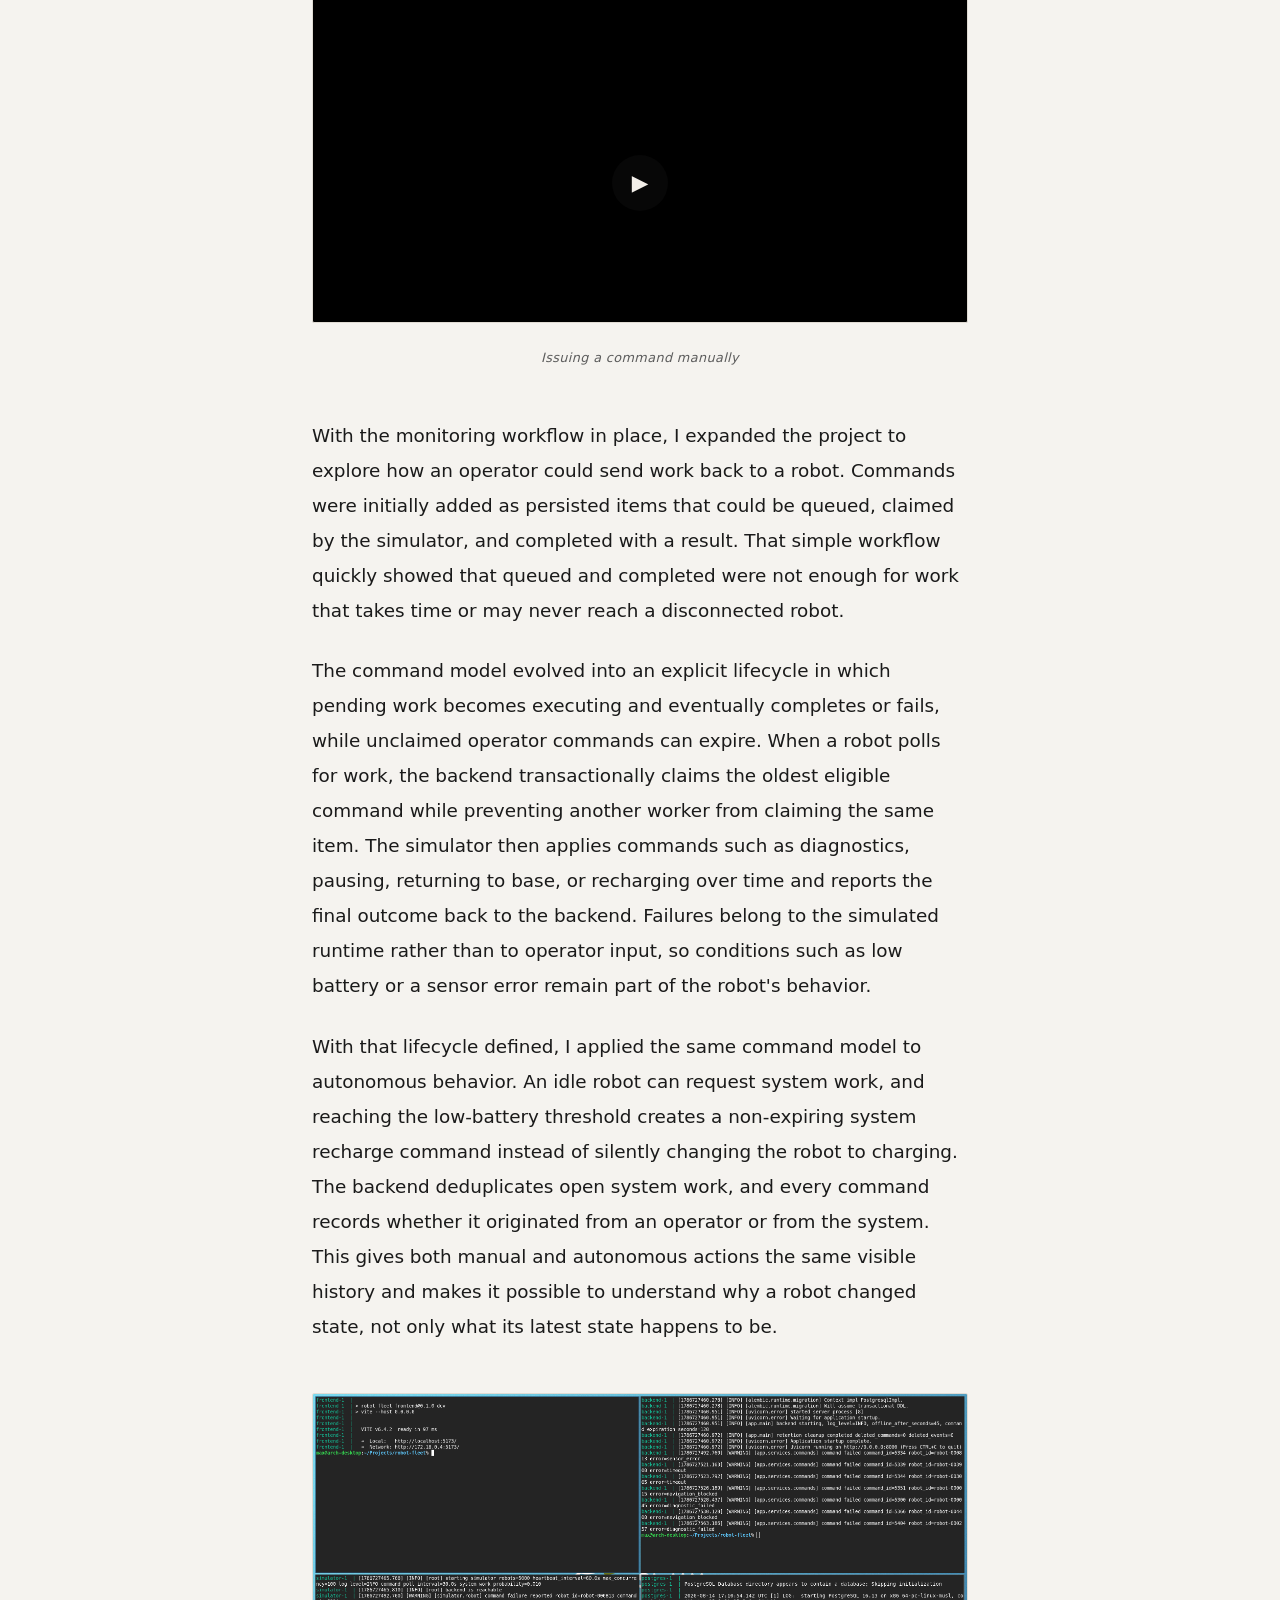
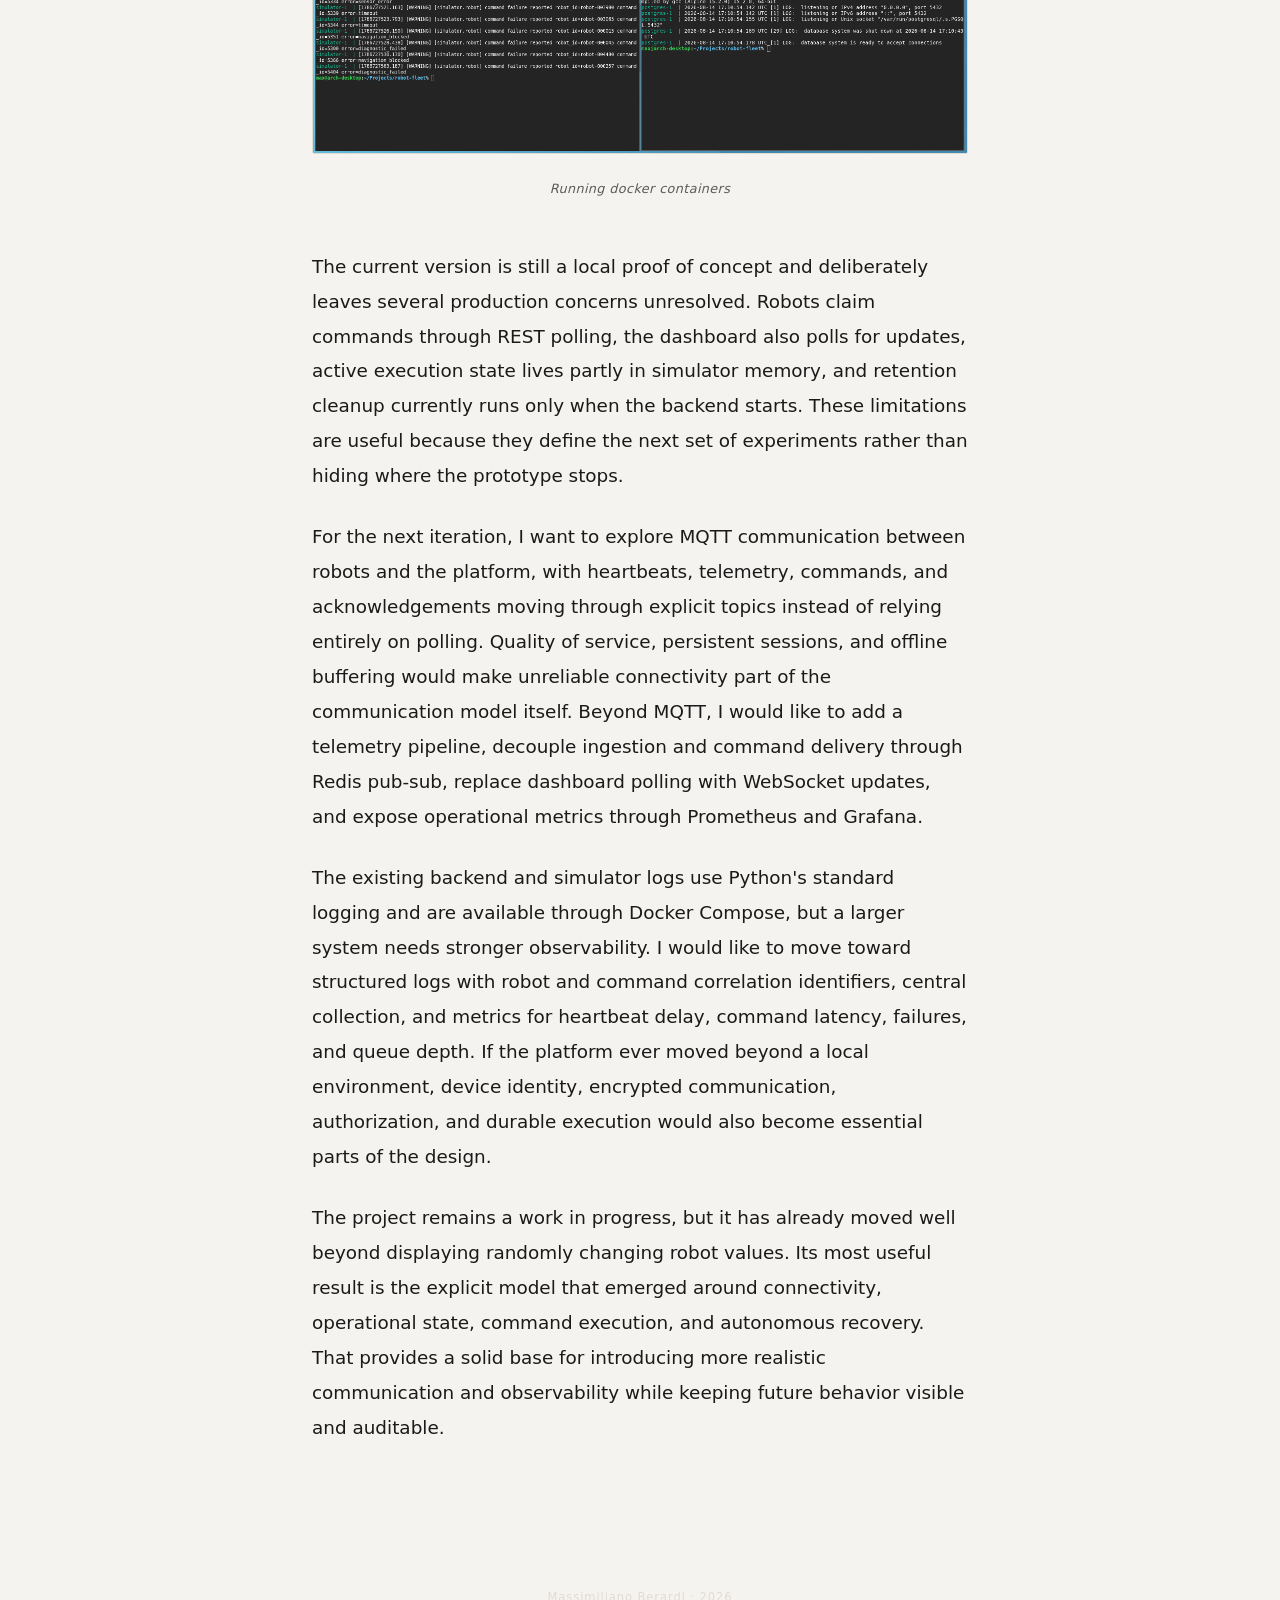
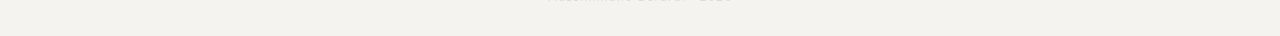
<file: project-robot-fleet-operations.html>
<!DOCTYPE html>
<html lang="en">
<head>
  <meta charset="UTF-8">
  <meta name="viewport" content="width=device-width, initial-scale=1.0">
  <title>Robot Fleet Operations — Massimiliano Berardi</title>
  <link rel="icon" type="image/svg+xml" href="assets/logo.svg">
  <link rel="stylesheet" href="assets/style.css?v=4da5b657b2">
  <script>
    (function(){
      var t=localStorage.getItem('theme');
      var d=window.matchMedia('(prefers-color-scheme: dark)').matches;
      document.documentElement.classList.add(t==='dark'||(!t&&d)?'dark':'light');
    })();
  </script>
</head>
<body>
  <canvas id="ripple-canvas"></canvas>
  <nav>
    <a href="index.html" class="logo" aria-label="Home">
    <svg viewBox="0 0 48 48" fill="none" xmlns="http://www.w3.org/2000/svg" aria-hidden="true">
      <circle cx="24" cy="24" r="21.5" stroke="currentColor" stroke-width="1.2"/>
      <text x="24" y="29.5" text-anchor="middle" font-family="Georgia, serif" font-size="13" fill="currentColor" letter-spacing="2">MB</text>
    </svg>
    </a>
    <ul class="nav-links">
      <li><a href="index.html#projects">Work</a></li>
      <li><a href="contact.html">Contact</a></li>
    </ul>
    <div class="nav-right">
      <a href="assets/CV.pdf" download class="cv-btn">CV</a>
      <button id="theme-toggle" class="theme-btn" aria-label="Toggle dark mode">
      <svg class="icon-moon" viewBox="0 0 24 24" fill="none" stroke-width="1.5" stroke-linecap="round" stroke-linejoin="round">
        <path d="M21 12.79A9 9 0 1 1 11.21 3 7 7 0 0 0 21 12.79z"/>
      </svg>
      <svg class="icon-sun" viewBox="0 0 24 24" fill="none" stroke-width="1.5" stroke-linecap="round" stroke-linejoin="round">
        <circle cx="12" cy="12" r="5"/><line x1="12" y1="1" x2="12" y2="3"/>
        <line x1="12" y1="21" x2="12" y2="23"/><line x1="4.22" y1="4.22" x2="5.64" y2="5.64"/>
        <line x1="18.36" y1="18.36" x2="19.78" y2="19.78"/><line x1="1" y1="12" x2="3" y2="12"/>
        <line x1="21" y1="12" x2="23" y2="12"/><line x1="4.22" y1="19.78" x2="5.64" y2="18.36"/>
        <line x1="18.36" y1="5.64" x2="19.78" y2="4.22"/>
      </svg>
    </button>
    </div>
  </nav>

  <div class="project-intro">
    <a href="index.html" class="back-link">
      <svg width="14" height="14" viewBox="0 0 24 24" fill="none" stroke="currentColor" stroke-width="2" stroke-linecap="round" stroke-linejoin="round">
        <polyline points="15 18 9 12 15 6"/>
      </svg>
      Back
    </a>
    <div class="project-header">
      <div class="year-chip">2026</div>
      <h1>Robot Fleet Operations</h1>
      <p class="subtitle">A simulation-first robot fleet control plane</p>
    </div>
  </div>

  <div class="project-hero">
    <img src="assets/pictures/robot_fleet/header.jpg" alt="Robot Fleet Operations">
  </div>

  <div class="project-body">
    <hr class="project-divider">
    <div class="description">
      <p>I wanted to explore the software involved in operating a large robot fleet through an idealized simulation of 5,000 robots.
I started Robot Fleet Operations as a local proof of concept that could make the coordination problems surrounding such a fleet tangible on a single machine.
Instead of treating the simulator as a simple source of random data, I wanted each robot to behave independently and create a useful environment in which to reason about connectivity, state, failures, and operator control.</p>
<p>The first version established a complete but deliberately simple loop.
Simulated robots reported their heartbeats, operational state, and battery level to a FastAPI backend, which stored the latest state in PostgreSQL.
A React dashboard then polled the backend and presented the overall health of the fleet.
Docker Compose tied the services together and Alembic applied the database migrations automatically, making the entire platform reproducible on one machine.</p>
<p>That initial workflow was enough to make the project useful: a robot checked in, the backend persisted what it knew, and the dashboard showed the result.
It also exposed the more interesting questions that shaped the following iterations, particularly how to simulate thousands of independent devices without overwhelming the local environment and how to distinguish a robot&#x27;s connectivity from the work it was performing.</p>
<figure class="ref-image video-figure">
  <video preload="metadata" playsinline muted>
    <source src="assets/pictures/robot_fleet/01.mp4">
  </video>
  <figcaption>Fleet dashboard overview</figcaption>
</figure>
<p>The simulator represents every robot as an asyncio task inside a single Python process.
The default configuration starts 5,000 of these tasks, while a shared semaphore limits the number of simultaneous HTTP requests to 100.
This separates the size of the simulated fleet from the pressure applied to the backend and prevents request concurrency from growing directly with the robot count.
Startup, heartbeat, and command-poll timing also include jitter so that thousands of robots do not contact the backend at the same instant.</p>
<p>Each robot keeps its own operational state and battery level.
It can be idle, running, paused, or charging, while temporary downtime is simulated by stopping its check-ins long enough for the interruption to become visible.
Connectivity is therefore not stored as another status value but calculated from the age of the latest heartbeat.
This distinction is important because a paused or charging robot can still be online, while an idle robot that has stopped reporting should be considered offline.
Battery use follows the same model by draining according to activity and recovering only while the robot is charging.</p>
<p>On the backend, PostgreSQL upserts maintain one current-state row for each robot instead of appending a new record for every routine heartbeat.
Only meaningful command lifecycle and result changes are retained as events, which keeps the operational history useful without turning normal check-ins into a large volume of noise.
For this stage, the goal was not to settle on a production architecture but to create a controlled baseline whose behavior I could observe and improve.</p>
<div class="image-row">
  <figure class="ref-image row-item">
    <img src="assets/pictures/robot_fleet/02.png" alt="Robot detail and retained history">
      <figcaption>Robot detail and retained history</figcaption>
  </figure>
  <figure class="ref-image row-item video-figure">
    <video preload="metadata" playsinline muted>
        <source src="assets/pictures/robot_fleet/03.mp4">
      </video>
      <figcaption>Autonomous recharge lifecycle</figcaption>
  </figure>
  <figure class="ref-image row-item">
    <img src="assets/pictures/robot_fleet/04.png" alt="Operator and system command events">
      <figcaption>Operator and system command events</figcaption>
  </figure>
  <figure class="ref-image row-item">
    <img src="assets/pictures/robot_fleet/05.png" alt="Operator and system command history">
      <figcaption>Operator and system command history</figcaption>
  </figure>
</div>
<p>As the simulation became more active, the dashboard also had to remain useful without loading the entire fleet into the browser.
Fleet totals, connectivity calculations, search, status filters, and pagination therefore run on the backend.
The dashboard polls this data every five seconds and provides a quick overview of online, offline, running, idle, paused, and charging robots.
Selecting a robot opens a dedicated page with its latest state, retained events, and command history, making it possible to move from a fleet-wide symptom to the behavior of one device.</p>
<p>I do not have frontend development experience, so the React interface was generated with AI from my requirements and feedback rather than being programmed directly by me.
My role in that part of the project was defining the operational workflows, deciding which information and controls needed to be visible, and validating the result as the backend evolved.</p>
<figure class="ref-image video-figure">
  <video preload="metadata" playsinline muted>
    <source src="assets/pictures/robot_fleet/06.mp4">
  </video>
  <figcaption>Issuing a command manually</figcaption>
</figure>
<p>With the monitoring workflow in place, I expanded the project to explore how an operator could send work back to a robot.
Commands were initially added as persisted items that could be queued, claimed by the simulator, and completed with a result.
That simple workflow quickly showed that queued and completed were not enough for work that takes time or may never reach a disconnected robot.</p>
<p>The command model evolved into an explicit lifecycle in which pending work becomes executing and eventually completes or fails, while unclaimed operator commands can expire.
When a robot polls for work, the backend transactionally claims the oldest eligible command while preventing another worker from claiming the same item.
The simulator then applies commands such as diagnostics, pausing, returning to base, or recharging over time and reports the final outcome back to the backend.
Failures belong to the simulated runtime rather than to operator input, so conditions such as low battery or a sensor error remain part of the robot&#x27;s behavior.</p>
<p>With that lifecycle defined, I applied the same command model to autonomous behavior.
An idle robot can request system work, and reaching the low-battery threshold creates a non-expiring system recharge command instead of silently changing the robot to charging.
The backend deduplicates open system work, and every command records whether it originated from an operator or from the system.
This gives both manual and autonomous actions the same visible history and makes it possible to understand why a robot changed state, not only what its latest state happens to be.</p>
<figure class="ref-image">
  <img src="assets/pictures/robot_fleet/07.png" alt="Running docker containers">
  <figcaption>Running docker containers</figcaption>
</figure>
<p>The current version is still a local proof of concept and deliberately leaves several production concerns unresolved.
Robots claim commands through REST polling, the dashboard also polls for updates, active execution state lives partly in simulator memory, and retention cleanup currently runs only when the backend starts.
These limitations are useful because they define the next set of experiments rather than hiding where the prototype stops.</p>
<p>For the next iteration, I want to explore MQTT communication between robots and the platform, with heartbeats, telemetry, commands, and acknowledgements moving through explicit topics instead of relying entirely on polling.
Quality of service, persistent sessions, and offline buffering would make unreliable connectivity part of the communication model itself.
Beyond MQTT, I would like to add a telemetry pipeline, decouple ingestion and command delivery through Redis pub-sub, replace dashboard polling with WebSocket updates, and expose operational metrics through Prometheus and Grafana.</p>
<p>The existing backend and simulator logs use Python&#x27;s standard logging and are available through Docker Compose, but a larger system needs stronger observability.
I would like to move toward structured logs with robot and command correlation identifiers, central collection, and metrics for heartbeat delay, command latency, failures, and queue depth.
If the platform ever moved beyond a local environment, device identity, encrypted communication, authorization, and durable execution would also become essential parts of the design.</p>
<p>The project remains a work in progress, but it has already moved well beyond displaying randomly changing robot values.
Its most useful result is the explicit model that emerged around connectivity, operational state, command execution, and autonomous recovery.
That provides a solid base for introducing more realistic communication and observability while keeping future behavior visible and auditable.</p>
    </div>
  </div>

  <footer>Massimiliano Berardi &middot; 2026</footer>
  <script src="assets/animation.js?v=f67c58d99d"></script>
</body>
</html>
</file>
<file: assets/style.css>
*, *::before, *::after {
  box-sizing: border-box;
  margin: 0;
  padding: 0;
}

/* ── Light mode ────────────────────────────────────── */
:root {
  --bg:       #f5f3ef;
  --text:     #1a1a1a;
  --subtext:  #5c5c5c;
  --accent:   #8b7355;
  --card:     #ffffff;
  --border:   #e0dbd3;
  --thumb-bg: #ede9e2;
  --nav-bg:   rgba(245, 243, 239, 0.88);
  --font:     'Georgia', serif;
  --font-sans: system-ui, -apple-system, sans-serif;
}

/* ── Dark mode (system preference) ─────────────────── */
@media (prefers-color-scheme: dark) {
  html:not(.light) {
    --bg:       #1b1917;
    --text:     #e8e4dc;
    --subtext:  #9a9590;
    --accent:   #c9a87a;
    --card:     #252220;
    --border:   #35312c;
    --thumb-bg: #2a2723;
    --nav-bg:   rgba(27, 25, 23, 0.9);
  }
}

/* ── Dark mode (JS-toggled) ─────────────────────────── */
html.dark {
  --bg:       #1b1917;
  --text:     #e8e4dc;
  --subtext:  #9a9590;
  --accent:   #c9a87a;
  --card:     #252220;
  --border:   #35312c;
  --thumb-bg: #2a2723;
  --nav-bg:   rgba(27, 25, 23, 0.9);
}

/* ── Light mode (JS-forced, overrides media query) ── */
html.light {
  --bg:       #f5f3ef;
  --text:     #1a1a1a;
  --subtext:  #5c5c5c;
  --accent:   #8b7355;
  --card:     #ffffff;
  --border:   #e0dbd3;
  --thumb-bg: #ede9e2;
  --nav-bg:   rgba(245, 243, 239, 0.88);
}

html {
  scroll-behavior: smooth;
}

body {
  background: var(--bg);
  color: var(--text);
  font-family: var(--font-sans);
  min-height: 100vh;
  position: relative;
  transition: background 0.25s, color 0.25s;
}

/* ── Canvas animation ──────────────────────────────── */
#ripple-canvas {
  position: fixed;
  inset: 0;
  z-index: -1;
  width: 100%;
  height: 100%;
  pointer-events: none;
}

/* ── Nav ───────────────────────────────────────────── */
nav {
  position: fixed;
  top: 0;
  left: 0;
  right: 0;
  z-index: 100;
  display: flex;
  justify-content: space-between;
  align-items: center;
  padding: 0 2.5rem;
  height: 64px;
  background: var(--nav-bg);
  backdrop-filter: blur(10px);
  border-bottom: 1px solid var(--border);
  transition: background 0.25s, border-color 0.25s;
}

nav .logo {
  display: flex;
  align-items: center;
  color: var(--accent);
  text-decoration: none;
  flex-shrink: 0;
  transition: color 0.2s;
}

nav .logo:hover {
  color: var(--text);
}

nav .logo svg {
  width: 42px;
  height: 42px;
}

nav .nav-links {
  display: flex;
  gap: 2rem;
  list-style: none;
  align-items: center;
}

nav .nav-links a {
  color: var(--subtext);
  text-decoration: none;
  font-size: 0.875rem;
  letter-spacing: 0.04em;
  transition: color 0.2s;
}

nav .nav-links a:hover {
  color: var(--accent);
}

.nav-right {
  display: flex;
  align-items: center;
  gap: 1rem;
  flex-shrink: 0;
}

.cv-btn {
  font-size: 0.75rem;
  letter-spacing: 0.1em;
  text-transform: uppercase;
  color: var(--accent);
  text-decoration: none;
  border: 1px solid var(--accent);
  padding: 0.35rem 0.8rem;
  border-radius: 2px;
  transition: background 0.2s, color 0.2s;
}

.cv-btn:hover {
  background: var(--accent);
  color: var(--bg);
}

.theme-btn {
  background: none;
  border: none;
  cursor: pointer;
  padding: 4px;
  color: var(--subtext);
  display: flex;
  align-items: center;
  transition: color 0.2s;
}

.theme-btn:hover {
  color: var(--accent);
}

.theme-btn svg {
  width: 18px;
  height: 18px;
  stroke: currentColor;
}

/* Show moon in light mode, sun in dark mode */
.icon-sun  { display: none; }
.icon-moon { display: block; }

html.dark .icon-sun  { display: block; }
html.dark .icon-moon { display: none; }

@media (prefers-color-scheme: dark) {
  html:not(.light) .icon-sun  { display: block; }
  html:not(.light) .icon-moon { display: none; }
}

/* ── Hero ──────────────────────────────────────────── */
.hero {
  position: relative;
  height: 100vh;
  display: flex;
  flex-direction: column;
  justify-content: center;
  align-items: center;
  text-align: center;
  padding: 2rem;
}

.hero h1 {
  font-family: var(--font);
  font-size: clamp(2.2rem, 6vw, 4.5rem);
  font-weight: normal;
  letter-spacing: -0.01em;
  line-height: 1.1;
}

.hero .role {
  margin-top: 0.75rem;
  font-size: clamp(0.875rem, 2vw, 1.05rem);
  color: var(--subtext);
  letter-spacing: 0.12em;
  text-transform: uppercase;
}

.hero .location {
  margin-top: 0.4rem;
  font-size: clamp(0.8rem, 1.5vw, 0.9rem);
  color: var(--subtext);
  opacity: 0.7;
  letter-spacing: 0.06em;
}

.scroll-hint {
  position: absolute;
  bottom: 2.5rem;
  left: 50%;
  transform: translateX(-50%);
  display: flex;
  flex-direction: column;
  align-items: center;
  gap: 0.5rem;
  color: var(--subtext);
  font-size: 0.72rem;
  letter-spacing: 0.1em;
  text-transform: uppercase;
  text-decoration: none;
  animation: bounce 2.4s ease-in-out infinite;
}

.scroll-hint svg {
  width: 18px;
  height: 18px;
  stroke: var(--accent);
}

@keyframes bounce {
  0%, 100% { transform: translateX(-50%) translateY(0); opacity: 0.6; }
  50%       { transform: translateX(-50%) translateY(7px); opacity: 1; }
}

/* ── Projects section ──────────────────────────────── */
.projects-section {
  padding: 5rem 2.5rem 7rem;
  max-width: 1200px;
  margin: 0 auto;
}

.section-label {
  font-size: 0.72rem;
  letter-spacing: 0.16em;
  text-transform: uppercase;
  color: var(--accent);
  margin-bottom: 2.5rem;
}

.projects-grid {
  display: grid;
  grid-template-columns: repeat(auto-fit, minmax(300px, 1fr));
  gap: 2rem;
}

/* ── Project card ──────────────────────────────────── */
.project-card {
  background: var(--card);
  border: 1px solid var(--border);
  border-radius: 3px;
  overflow: hidden;
  cursor: pointer;
  text-decoration: none;
  color: inherit;
  display: block;
  transition: transform 0.25s ease, box-shadow 0.25s ease, border-color 0.25s;
}

.project-card:hover {
  transform: translateY(-4px);
  box-shadow: 0 14px 36px rgba(0, 0, 0, 0.08);
}

html.dark .project-card:hover,
html:not(.light) .project-card:hover {
  box-shadow: 0 14px 36px rgba(0, 0, 0, 0.35);
}

.project-card .thumb-wrap {
  width: 100%;
  aspect-ratio: 4/3;
  overflow: hidden;
  background: var(--thumb-bg);
}

.project-card .thumb-wrap img {
  width: 100%;
  height: 100%;
  object-fit: cover;
  transition: transform 0.45s ease;
  display: block;
}

.project-card:hover .thumb-wrap img {
  transform: scale(1.04);
}

.project-card .card-body {
  padding: 1.2rem 1.4rem 1.5rem;
}

.year-chip {
  font-size: 0.68rem;
  letter-spacing: 0.12em;
  text-transform: uppercase;
  color: var(--accent);
  margin-bottom: 0.4rem;
}

.project-card .card-title {
  font-family: var(--font);
  font-size: 1.2rem;
  font-weight: normal;
  margin-bottom: 0.5rem;
  line-height: 1.3;
}

.project-card .card-subtitle {
  font-size: 0.875rem;
  color: var(--subtext);
  line-height: 1.55;
}

/* ── Project page ──────────────────────────────────── */
.project-intro {
  max-width: 720px;
  margin: 0 auto;
  padding: calc(64px + 3rem) 2rem 2.5rem;
}

.project-hero {
  display: flex;
  justify-content: center;
  background: var(--bg);
  padding: 0 2rem 0;
}

.project-hero img {
  display: block;
  max-width: 100%;
  max-height: 70vh;
  width: auto;
  height: auto;
}

.project-body {
  max-width: 720px;
  margin: 0 auto;
  padding: 2.5rem 2rem 7rem;
}

.back-link {
  display: inline-flex;
  align-items: center;
  gap: 0.4rem;
  font-size: 0.75rem;
  letter-spacing: 0.1em;
  text-transform: uppercase;
  color: var(--subtext);
  text-decoration: none;
  margin-bottom: 2.5rem;
  transition: color 0.2s;
}

.back-link:hover {
  color: var(--accent);
}

.project-header {
  margin-bottom: 0;
}

.project-header .year-chip {
  margin-bottom: 0.75rem;
}

.project-intro h1 {
  font-family: var(--font);
  font-size: clamp(2rem, 5vw, 3.2rem);
  font-weight: normal;
  line-height: 1.12;
  margin-bottom: 1rem;
}

.project-intro .subtitle {
  font-size: clamp(1.05rem, 2vw, 1.25rem);
  color: var(--subtext);
  line-height: 1.65;
}

.project-divider {
  border: none;
  border-top: 1px solid var(--border);
  margin: 0 0 2.5rem;
}

.project-body .description {
  font-size: clamp(1.05rem, 1.5vw, 1.15rem);
  line-height: 1.9;
  color: var(--text);
}

.project-body .description p + p {
  margin-top: 1.4em;
}

.project-body .description p code {
  padding: 0.08rem 0.32rem;
  border: 1px solid var(--border);
  border-radius: 3px;
  background: var(--card);
  font-family: "SFMono-Regular", Consolas, "Liberation Mono", monospace;
  font-size: 0.88em;
}

.code-block {
  margin: 2rem 0;
  padding: 1rem 1.15rem;
  overflow-x: auto;
  border: 1px solid var(--border);
  border-radius: 3px;
  background: var(--card);
  color: var(--text);
  font-size: 0.9rem;
  line-height: 1.65;
}

.code-block code {
  font-family: "SFMono-Regular", Consolas, "Liberation Mono", monospace;
  white-space: pre;
}

/* ── Reference images in project body ─────────────── */
.image-row {
  display: flex;
  flex-wrap: wrap;
  justify-content: center;
  gap: 1.25rem;
  align-items: flex-start;
  margin: 3rem 0;
  width: min(1100px, calc(100vw - 4rem));
  max-width: none;
  position: relative;
  left: 50%;
  transform: translateX(-50%);
}

.image-row .ref-image {
  margin: 0;
  flex: 0 1 calc((100% - 1.25rem) / 2);
  max-width: calc((100% - 1.25rem) / 2);
}

.image-row .ref-image img {
  width: 100%;
  height: clamp(240px, 28vw, 360px);
  object-fit: cover;
  object-position: center;
}

.image-row .ref-image video {
  width: 100%;
  height: clamp(240px, 28vw, 360px);
  object-fit: cover;
  object-position: center;
  display: block;
  background: #000;
}

.ref-image {
  margin: 3rem 0;
  text-align: center;
  position: relative;
}

.ref-image img {
  max-width: 100%;
  height: auto;
  display: inline-block;
  border: 1px solid var(--border);
  border-radius: 2px;
}

.ref-image video {
  width: min(100%, 960px);
  max-width: 100%;
  height: auto;
  display: inline-block;
  border: 1px solid var(--border);
  border-radius: 2px;
  background: #000;
}

.project-hero img,
.ref-image img,
.ref-image video {
  cursor: zoom-in;
}

.video-figure::after {
  content: '\25B6';
  position: absolute;
  left: 50%;
  top: 50%;
  transform: translate(-50%, -50%);
  width: 3.5rem;
  height: 3.5rem;
  display: flex;
  align-items: center;
  justify-content: center;
  border-radius: 999px;
  background: rgba(10, 10, 10, 0.72);
  color: #f2eee8;
  font-size: 1.35rem;
  pointer-events: none;
}

.video-figure figcaption {
  position: relative;
  z-index: 1;
}

.ref-image figcaption {
  margin-top: 0.7rem;
  font-size: 0.8rem;
  color: var(--subtext);
  letter-spacing: 0.03em;
  font-style: italic;
}

.lightbox {
  position: fixed;
  inset: 0;
  z-index: 300;
  display: flex;
  align-items: center;
  justify-content: center;
  padding: 2rem;
  background: rgba(10, 10, 10, 0.84);
  opacity: 0;
  pointer-events: none;
  transition: opacity 0.2s ease;
}

.lightbox.is-open {
  opacity: 1;
  pointer-events: auto;
}

.lightbox-dialog {
  position: relative;
  width: auto;
  max-width: calc(100vw - 4rem);
  max-height: calc(100vh - 4rem);
  display: flex;
  flex-direction: column;
  align-items: center;
}

.lightbox-image {
  display: block;
  width: auto;
  height: calc(100vh - 8rem);
  max-width: calc(100vw - 4rem);
  max-height: calc(100vh - 8rem);
  object-fit: contain;
  border: 1px solid rgba(255, 255, 255, 0.22);
  border-radius: 3px;
  background: rgba(20, 20, 20, 0.35);
}

.lightbox-image[hidden],
.lightbox-video[hidden] {
  display: none;
}

.lightbox-video {
  display: block;
  width: auto;
  height: calc(100vh - 8rem);
  max-width: calc(100vw - 4rem);
  max-height: calc(100vh - 8rem);
  border: 1px solid rgba(255, 255, 255, 0.22);
  border-radius: 3px;
  background: #000;
}

.lightbox-caption {
  margin-top: 0.85rem;
  text-align: center;
  color: #f2eee8;
  font-size: 0.9rem;
  line-height: 1.5;
}

.lightbox-close {
  position: absolute;
  top: -0.75rem;
  right: -0.75rem;
  width: 2.5rem;
  height: 2.5rem;
  border: 0;
  border-radius: 999px;
  background: rgba(20, 20, 20, 0.88);
  color: #f2eee8;
  font-size: 1.5rem;
  line-height: 1;
  cursor: pointer;
}

.lightbox-nav {
  position: absolute;
  top: 50%;
  transform: translateY(-50%);
  width: 3rem;
  height: 3rem;
  border: 0;
  border-radius: 999px;
  background: rgba(20, 20, 20, 0.88);
  color: #f2eee8;
  font-size: 2rem;
  line-height: 1;
  cursor: pointer;
}

.lightbox-nav[hidden] {
  display: none;
}

.lightbox-nav:disabled {
  opacity: 0.35;
  cursor: default;
}

.lightbox-prev {
  left: 1.25rem;
}

.lightbox-next {
  right: 1.25rem;
}

/* ── Contact page ──────────────────────────────────── */
.contact-section {
  min-height: 100vh;
  display: flex;
  flex-direction: column;
  justify-content: center;
  align-items: center;
  padding: 8rem 2rem 4rem;
}

.contact-section h1 {
  font-family: var(--font);
  font-size: clamp(1.8rem, 4vw, 2.8rem);
  font-weight: normal;
  margin-bottom: 3rem;
  text-align: center;
}

.contact-list {
  list-style: none;
  display: flex;
  flex-direction: column;
  gap: 1.25rem;
  width: 100%;
  max-width: 420px;
}

.contact-list li {
  display: flex;
  align-items: center;
  gap: 1rem;
  padding: 1.2rem 1.5rem;
  background: var(--card);
  border: 1px solid var(--border);
  border-radius: 3px;
  transition: background 0.25s, border-color 0.25s;
}

.contact-list .contact-icon {
  flex-shrink: 0;
  width: 20px;
  height: 20px;
  stroke: var(--accent);
}

.contact-list .contact-label {
  font-size: 0.68rem;
  letter-spacing: 0.12em;
  text-transform: uppercase;
  color: var(--subtext);
  display: block;
  margin-bottom: 0.2rem;
}

.contact-list a,
.contact-list span.contact-value {
  font-size: 0.95rem;
  color: var(--text);
  text-decoration: none;
  transition: color 0.2s;
}

.contact-list a:hover {
  color: var(--accent);
}

/* ── Footer ─────────────────────────────────────────── */
footer {
  text-align: center;
  padding: 2rem;
  font-size: 0.72rem;
  color: var(--border);
  letter-spacing: 0.08em;
}

/* ── Responsive ─────────────────────────────────────── */
@media (max-width: 640px) {
  nav {
    padding: 0 1.25rem;
  }

  .projects-section {
    padding: 3.5rem 1.25rem 5rem;
  }

  .project-intro {
    padding: calc(64px + 1.5rem) 1.25rem 2rem;
  }

  .project-hero {
    padding: 0 1.25rem;
  }

  .project-body {
    padding: 2rem 1.25rem 5rem;
  }

  .image-row {
    width: calc(100vw - 2.5rem);
  }

  .image-row .ref-image {
    flex-basis: 100%;
    max-width: 100%;
  }

  .lightbox {
    padding: 1.25rem;
  }

  .lightbox-dialog {
    max-width: calc(100vw - 2.5rem);
  }

  .lightbox-image {
    height: calc(100vh - 6rem);
    max-width: calc(100vw - 2.5rem);
    max-height: calc(100vh - 6rem);
  }

  .lightbox-video {
    height: calc(100vh - 6rem);
    max-width: calc(100vw - 2.5rem);
    max-height: calc(100vh - 6rem);
  }

  .lightbox-close {
    top: 0.5rem;
    right: 0.5rem;
  }

  .lightbox-nav {
    width: 2.5rem;
    height: 2.5rem;
    font-size: 1.65rem;
  }

  .lightbox-prev {
    left: 0.5rem;
  }

  .lightbox-next {
    right: 0.5rem;
  }

  .contact-section {
    padding: 6rem 1.25rem 3rem;
  }

  .cv-btn {
    font-size: 0.68rem;
    letter-spacing: 0.08em;
    padding: 0.3rem 0.55rem;
  }
}
</file>
